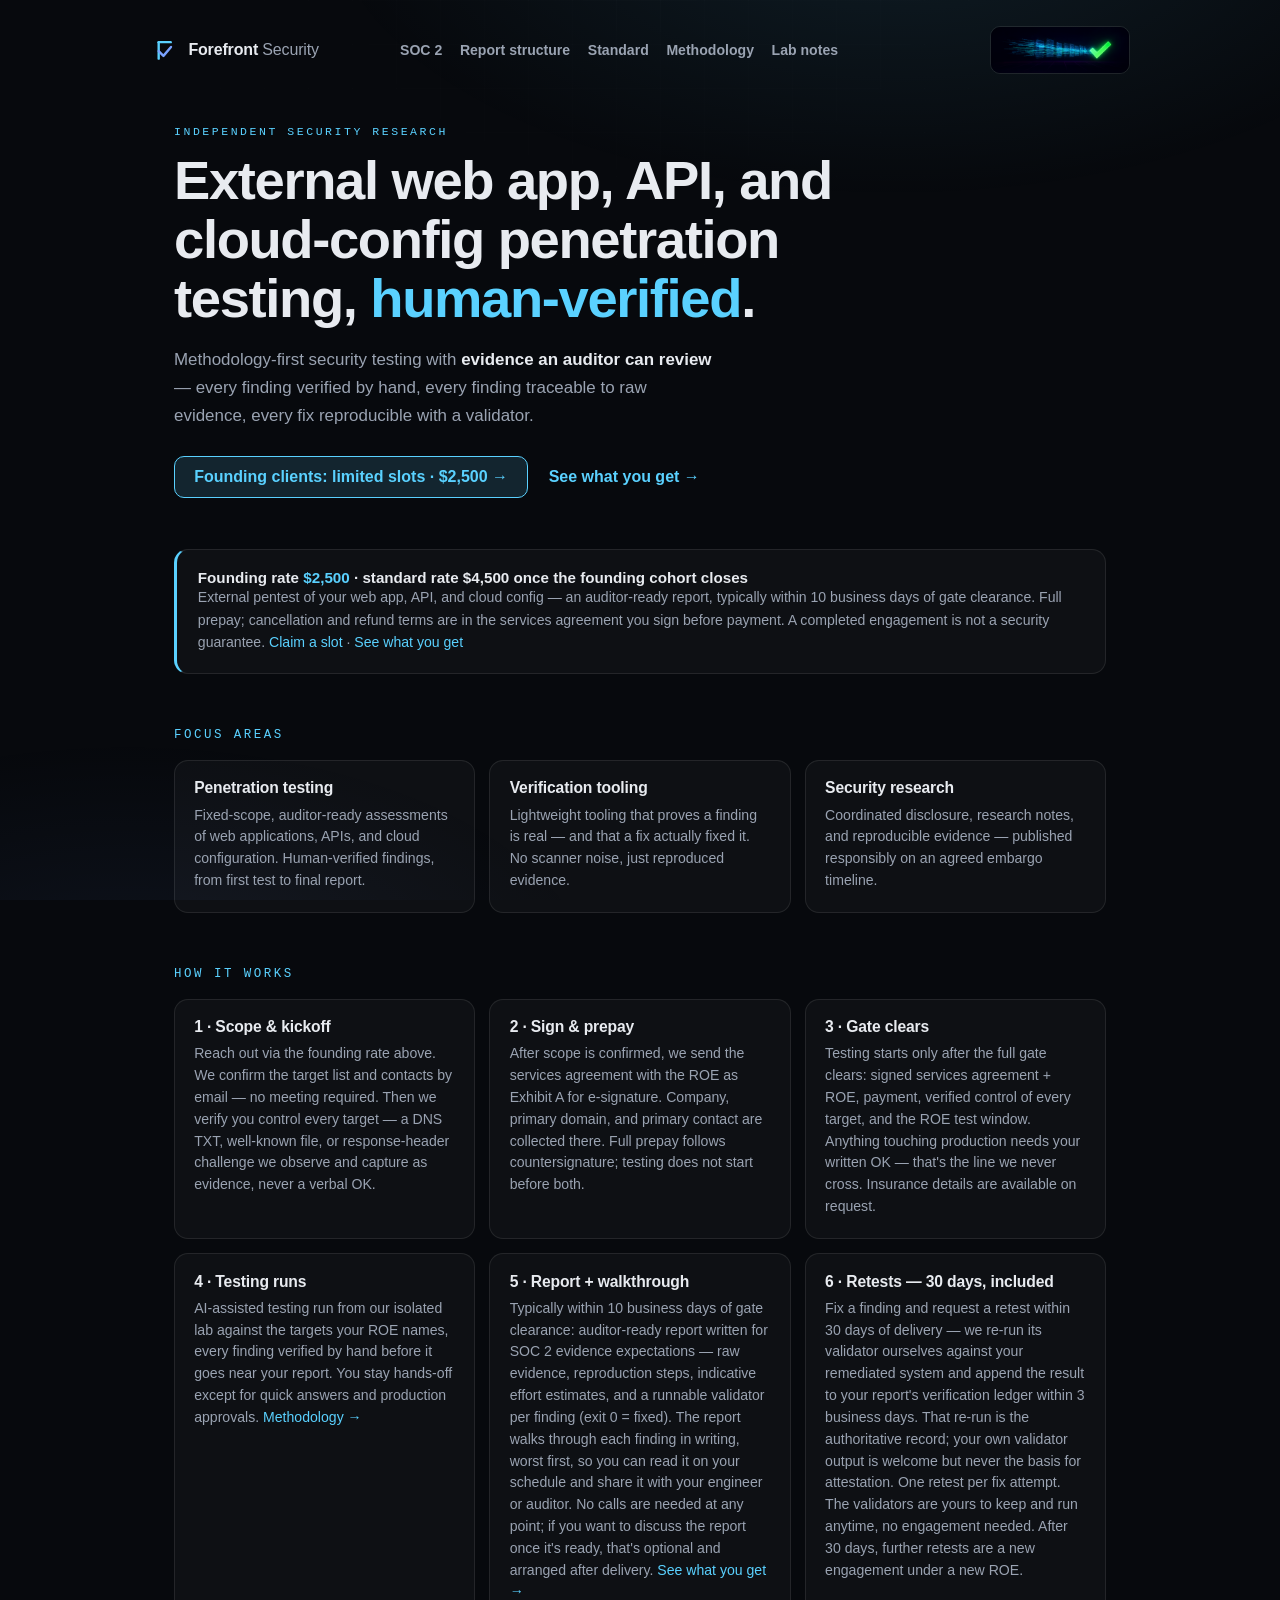
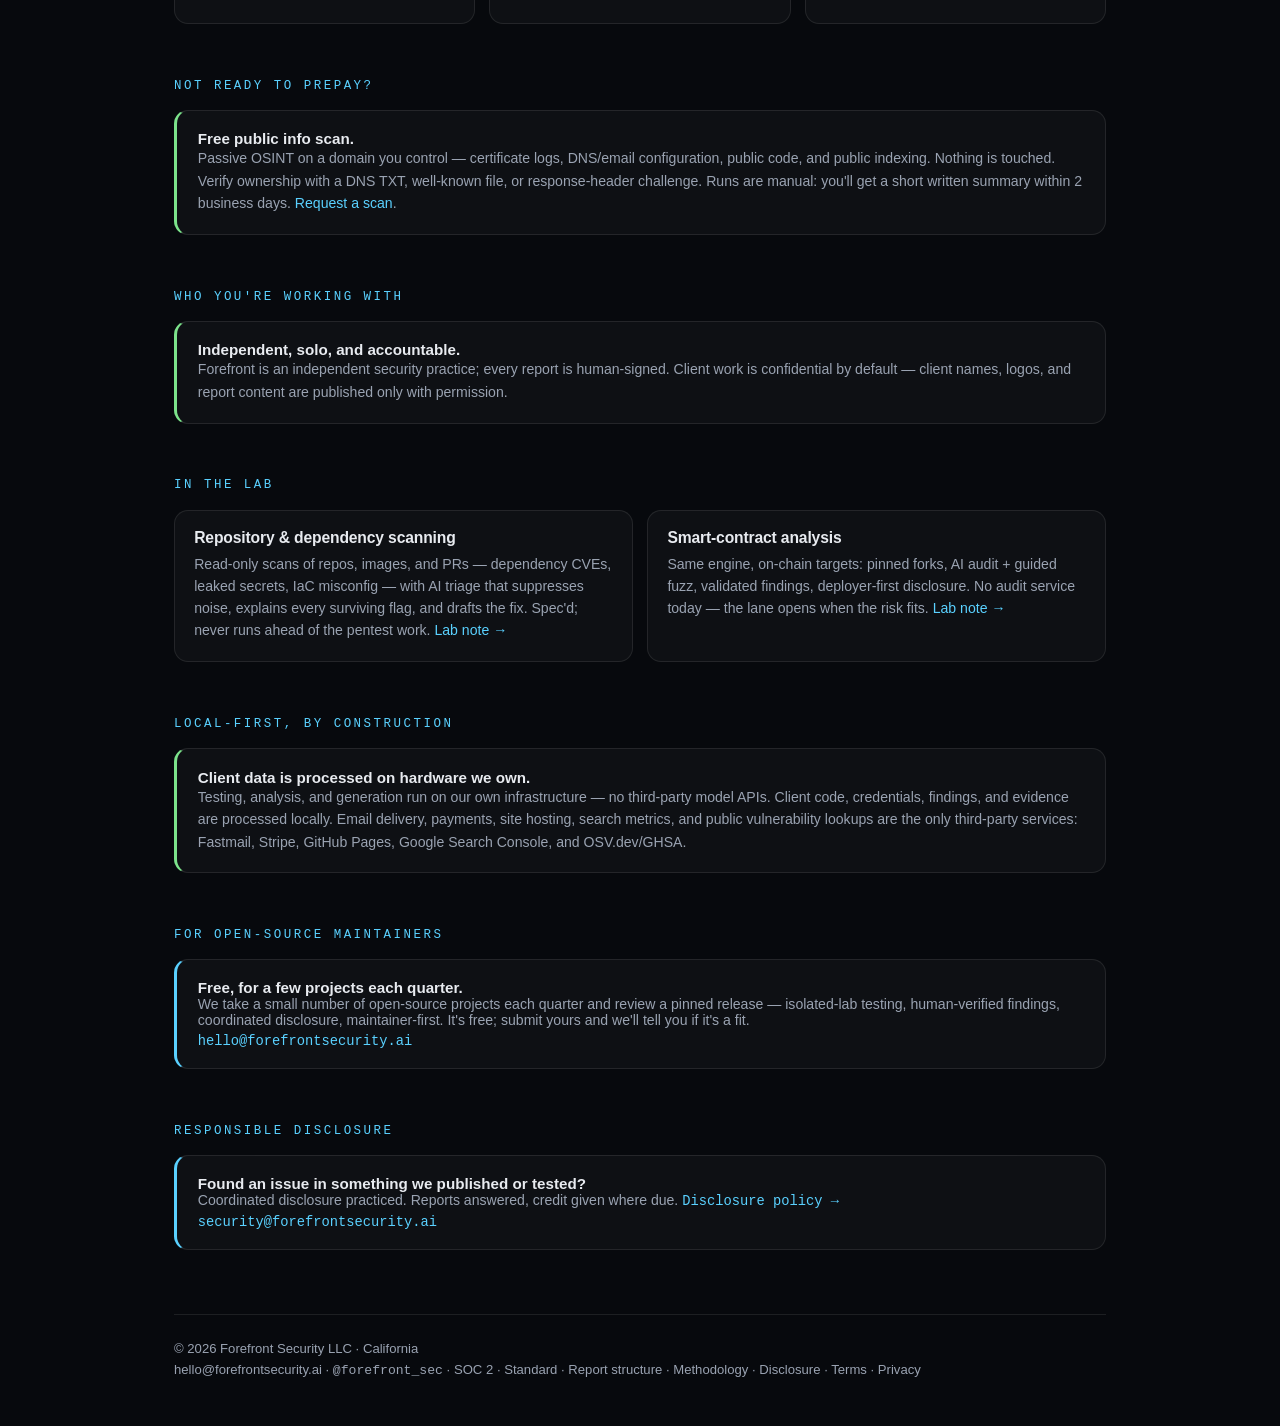
<file: index.html>
<!DOCTYPE html>
<html lang="en">
<head>
<meta charset="utf-8">
<meta name="viewport" content="width=device-width, initial-scale=1">
<title>Forefront Security — External penetration testing, human-verified</title>
<link rel="icon" href="data:image/svg+xml,%3Csvg xmlns=%27http://www.w3.org/2000/svg%27 viewBox=%270 0 64 64%27%3E%3Crect width=%2764%27 height=%2764%27 rx=%2714%27 fill=%27%230a0d12%27/%3E%3Cpath d=%27M20 14 V51%27 stroke=%27%235ad1ff%27 stroke-width=%275.5%27 stroke-linecap=%27round%27/%3E%3Cpath d=%27M20 14 H47%27 stroke=%27%235ad1ff%27 stroke-width=%275.5%27 stroke-linecap=%27round%27/%3E%3Cpath d=%27M20 34 L30 45 L47 25%27 stroke=%27%237aa2ff%27 stroke-width=%275.5%27 stroke-linecap=%27round%27 stroke-linejoin=%27round%27 fill=%27none%27/%3E%3C/svg%3E">
<link rel="stylesheet" href="styles.css">
<meta property="og:type" content="website">
<meta property="og:url" content="https://forefrontsecurity.ai/">
<meta property="og:title" content="Forefront Security — External penetration testing, human-verified">
<meta property="og:description" content="External web app, API, and cloud-config testing with evidence an auditor can review. Every finding verified by hand. Typically within 10 business days of gate clearance. A completed engagement is not a security guarantee.">
<meta name="twitter:card" content="summary_large_image">
<meta name="twitter:site" content="@forefront_sec">
<meta property="og:image" content="https://forefrontsecurity.ai/hero_B_1.png">
<meta name="twitter:image" content="https://forefrontsecurity.ai/hero_B_1.png">
<meta name="description" content="Forefront Security — external web app, API, and cloud-config testing, human-verified. Auditor-ready reports, typically within 10 business days of gate clearance. A completed engagement is not a security guarantee. Coordinated disclosure practiced.">
<link rel="canonical" href="https://forefrontsecurity.ai/">
<script type="application/ld+json">
{
  "@context": "https://schema.org",
  "@type": "ProfessionalService",
  "name": "Forefront Security LLC",
  "url": "https://forefrontsecurity.ai/",
  "logo": "https://forefrontsecurity.ai/hero_B_1.png",
  "email": "hello@forefrontsecurity.ai",
  "areaServed": "US",
  "sameAs": ["https://x.com/forefront_sec", "https://github.com/forefront-sec"],
  "makesOffer": {
    "@type": "Offer",
    "name": "External Web App, API, and Cloud-Config Assessment",
    "description": "External penetration testing of web application, API, and cloud configuration — structured for auditor review; typically within 10 business days of gate clearance.",
    "priceCurrency": "USD",
    "price": "2500"
  }
}
</script>
</head>
<body>
<div class="wrap">

  <header>
    <a class="home-link" href="/">
      <svg class="mark" viewBox="0 0 200 200" fill="none" aria-hidden="true">
        <path d="M62 44 V162" stroke="#5ad1ff" stroke-width="17" stroke-linecap="round"/>
        <path d="M62 44 H148" stroke="#5ad1ff" stroke-width="17" stroke-linecap="round"/>
        <path d="M62 108 L96 142 L150 78" stroke="#7aa2ff" stroke-width="17" stroke-linecap="round" stroke-linejoin="round"/>
      </svg>
      <div class="wordmark">Forefront <span>Security</span></div>
    </a>
    <nav>
      <a href="/soc2/">SOC 2</a>
      <a href="/report/">Report structure</a>
      <a href="/standard/">Standard</a>
      <a href="/methodology/">Methodology</a>
      <a href="/research/">Lab notes</a>
    </nav>
    <img class="header-art" src="hero_B_1.png" width="1536" height="340"
         alt="Neon cyan data streams flowing across holographic panels, resolving into a bright green verified checkmark.">
  </header>

  <div class="hero">
  <div class="hero-text">
    <p class="eyebrow">Independent security research</p>
    <h1>External web app, API, and cloud-config penetration testing, <em>human-verified</em>.</h1>
    <p class="sub">Methodology-first security testing with <strong>evidence an auditor can review</strong> — every finding verified by hand, every finding traceable to raw evidence, every fix reproducible with a validator.</p>
    <p>
      <a class="cta" href="#founding">Founding clients: limited slots · $2,500 →</a>
      <a class="cta-ghost" href="/report/">See what you get →</a>
    </p>
  </div>
</div>

  <div class="strip accent" id="founding">
    <div>
      <div class="t">Founding rate <strong>$2,500</strong> · standard rate $4,500 once the founding cohort closes</div>
      <div class="d">External pentest of your web app, API, and cloud config — an auditor-ready report, typically within 10 business days of gate clearance. Full prepay; cancellation and refund terms are in the services agreement you sign before payment. A completed engagement is not a security guarantee. <a href="mailto:hello@forefrontsecurity.ai?subject=founding">Claim a slot</a> · <a href="/report/">See what you get</a></div>
    </div>
  </div>
  <!-- [CONFIRM: number of founding slots; one-at-a-time capacity?] -->
  <!-- [CONFIRM: $4,500 is a forward standard rate, never struck through. Never claim a former price unless actually charged (FTC reference-price rule)] -->
  <!-- [CONFIRM: refund/cancellation terms live in MSA draft §4 (full before test window / 50% window-to-first-test / none after); confirm before first sale] -->
  <!-- [CONFIRM: insurance — if the policy is bound, say "We carry professional liability insurance"; if not, keep "details available on request"] -->
  <!-- [CONFIRM: MSA draft is still staged (not attorney-reviewed, not in business/legal/); move + attorney pass before first client] -->

  <h2>Focus areas</h2>
  <div class="cards">
    <div class="card">
      <h3>Penetration testing</h3>
      <p>Fixed-scope, auditor-ready assessments of web applications, APIs, and cloud configuration. Human-verified findings, from first test to final report.</p>
    </div>
    <div class="card">
      <h3>Verification tooling</h3>
      <p>Lightweight tooling that proves a finding is real — and that a fix actually fixed it. No scanner noise, just reproduced evidence.</p>
    </div>
    <div class="card">
      <h3>Security research</h3>
      <p>Coordinated disclosure, research notes, and reproducible evidence — published responsibly on an agreed embargo timeline.</p>
    </div>
  </div>

  <h2>How it works</h2>
  <div class="cards">
    <div class="card">
      <h3>1 · Scope &amp; kickoff</h3>
      <p>Reach out via the founding rate above. We confirm the target list and contacts by email — no meeting required. Then we verify you control every target — a DNS TXT, well-known file, or response-header challenge we observe and capture as evidence, never a verbal OK.</p>
    </div>
    <div class="card">
      <h3>2 · Sign &amp; prepay</h3>
      <p>After scope is confirmed, we send the services agreement with the ROE as Exhibit A for e-signature. Company, primary domain, and primary contact are collected there. Full prepay follows countersignature; testing does not start before both.</p>
    </div>
    <div class="card">
      <h3>3 · Gate clears</h3>
      <p>Testing starts only after the full gate clears: signed services agreement + ROE, payment, verified control of every target, and the ROE test window. Anything touching production needs your written OK — that's the line we never cross. Insurance details are available on request.</p>
    </div>
    <div class="card">
      <h3>4 · Testing runs</h3>
      <p>AI-assisted testing run from our isolated lab against the targets your ROE names, every finding verified by hand before it goes near your report. You stay hands-off except for quick answers and production approvals. <a href="/methodology/">Methodology →</a></p>
    </div>
    <div class="card">
      <h3>5 · Report + walkthrough</h3>
      <p>Typically within 10 business days of gate clearance: auditor-ready report written for SOC 2 evidence expectations — raw evidence, reproduction steps, indicative effort estimates, and a runnable validator per finding (exit 0 = fixed). The report walks through each finding in writing, worst first, so you can read it on your schedule and share it with your engineer or auditor. No calls are needed at any point; if you want to discuss the report once it's ready, that's optional and arranged after delivery. <a href="/report/">See what you get →</a></p>
    </div>
    <div class="card">
      <h3>6 · Retests — 30 days, included</h3>
      <p>Fix a finding and request a retest within 30 days of delivery — we re-run its validator ourselves against your remediated system and append the result to your report's verification ledger within 3 business days. That re-run is the authoritative record; your own validator output is welcome but never the basis for attestation. One retest per fix attempt. The validators are yours to keep and run anytime, no engagement needed. After 30 days, further retests are a new engagement under a new ROE.</p>
    </div>
  </div>
  <!-- [CONFIRM: TSC mapping artifact? If yes, say "mapped to the relevant AICPA TSC criteria" in card 5.] -->

  <h2>Not ready to prepay?</h2>
  <div class="strip">
    <div>
      <div class="t">Free public info scan.</div>
      <div class="d">Passive OSINT on a domain you control — certificate logs, DNS/email configuration, public code, and public indexing. Nothing is touched. Verify ownership with a DNS TXT, well-known file, or response-header challenge. Runs are manual: you'll get a short written summary within 2 business days. <a href="mailto:hello@forefrontsecurity.ai?subject=scan">Request a scan</a>.</div>
    </div>
  </div>
  <!-- [OFFER: free scan is live as a manual offer. To pause, remove this section and the Terms §4 / Privacy scan paragraphs. Manual turnaround: 2 business days.] -->

  <h2>Who you're working with</h2>
  <div class="strip">
    <div>
      <div class="t">Independent, solo, and accountable.</div>
      <div class="d">Forefront is an independent security practice; every report is human-signed. Client work is confidential by default — client names, logos, and report content are published only with permission.</div>
    </div>
  </div>
  <!-- TESTIMONIALS: held until 3 collected (owner decision 2026-11-13). Collected quotes in
       business/gtm/testimonials.md. Publish all 3 together. Entry #1 (below) = Bourassa/Cristina Marie.
  <div class="strip">
    <div>
      <div class="t">What clients say</div>
      <div class="d">"The report was clear and easy to follow, and it got us to tighten up a few things we probably would have let slide."<br>— <strong>A web design studio</strong>, first engagement: 8 findings across web and DNS, every one verified fixed on retest.</div>
    </div>
  </div>
  -->
  <!-- [SWAP: "Bourassa Design" once Pat approves public attribution] -->

  <h2>In the lab</h2>
  <div class="cards">
    <div class="card">
      <h3>Repository &amp; dependency scanning</h3>
      <p>Read-only scans of repos, images, and PRs — dependency CVEs, leaked secrets, IaC misconfig — with AI triage that suppresses noise, explains every surviving flag, and drafts the fix. Spec'd; never runs ahead of the pentest work. <a href="/research/#repo-scan">Lab note →</a></p>
    </div>
    <div class="card">
      <h3>Smart-contract analysis</h3>
      <p>Same engine, on-chain targets: pinned forks, AI audit + guided fuzz, validated findings, deployer-first disclosure. No audit service today — the lane opens when the risk fits. <a href="/research/#smart-contracts">Lab note →</a></p>
    </div>
  </div>

  <h2>Local-first, by construction</h2>
  <div class="strip">
    <div>
      <div class="t">Client data is processed on hardware we own.</div>
      <div class="d">Testing, analysis, and generation run on our own infrastructure — no third-party model APIs. Client code, credentials, findings, and evidence are processed locally. Email delivery, payments, site hosting, search metrics, and public vulnerability lookups are the only third-party services: Fastmail, Stripe, GitHub Pages, Google Search Console, and OSV.dev/GHSA.</div>
    </div>
  </div>

  <h2>For open-source maintainers</h2>
  <div class="disclosure">
    <div>
      <div class="t">Free, for a few projects each quarter.</div>
      <div class="d">We take a small number of open-source projects each quarter and review a pinned release — isolated-lab testing, human-verified findings, coordinated disclosure, maintainer-first. It's free; submit yours and we'll tell you if it's a fit.</div>
    </div>
    <a href="mailto:hello@forefrontsecurity.ai?subject=oss">hello@forefrontsecurity.ai</a>
  </div>
  <!-- [OFFER: OSS is free + selective, capped to the 5-target practice backlog (business-plan §3C). No public queue.] -->

  <h2>Responsible disclosure</h2>
  <div class="disclosure">
    <div>
      <div class="t">Found an issue in something we published or tested?</div>
      <div class="d">Coordinated disclosure practiced. Reports answered, credit given where due. <a href="/disclosure/">Disclosure policy →</a></div>
    </div>
    <a href="mailto:security@forefrontsecurity.ai">security@forefrontsecurity.ai</a>
  </div>

  <footer>
    <div>© 2026 Forefront Security LLC · California</div>
    <div><a href="mailto:hello@forefrontsecurity.ai">hello@forefrontsecurity.ai</a> · <a href="https://x.com/forefront_sec" class="mono">@forefront_sec</a> · <a href="/soc2/">SOC 2</a> · <a href="/standard/">Standard</a> · <a href="/report/">Report structure</a> · <a href="/methodology/">Methodology</a> · <a href="/disclosure/">Disclosure</a> · <a href="/terms.html">Terms</a> · <a href="/privacy.html">Privacy</a></div>
  </footer>

</div>
</body>
</html>
</file>
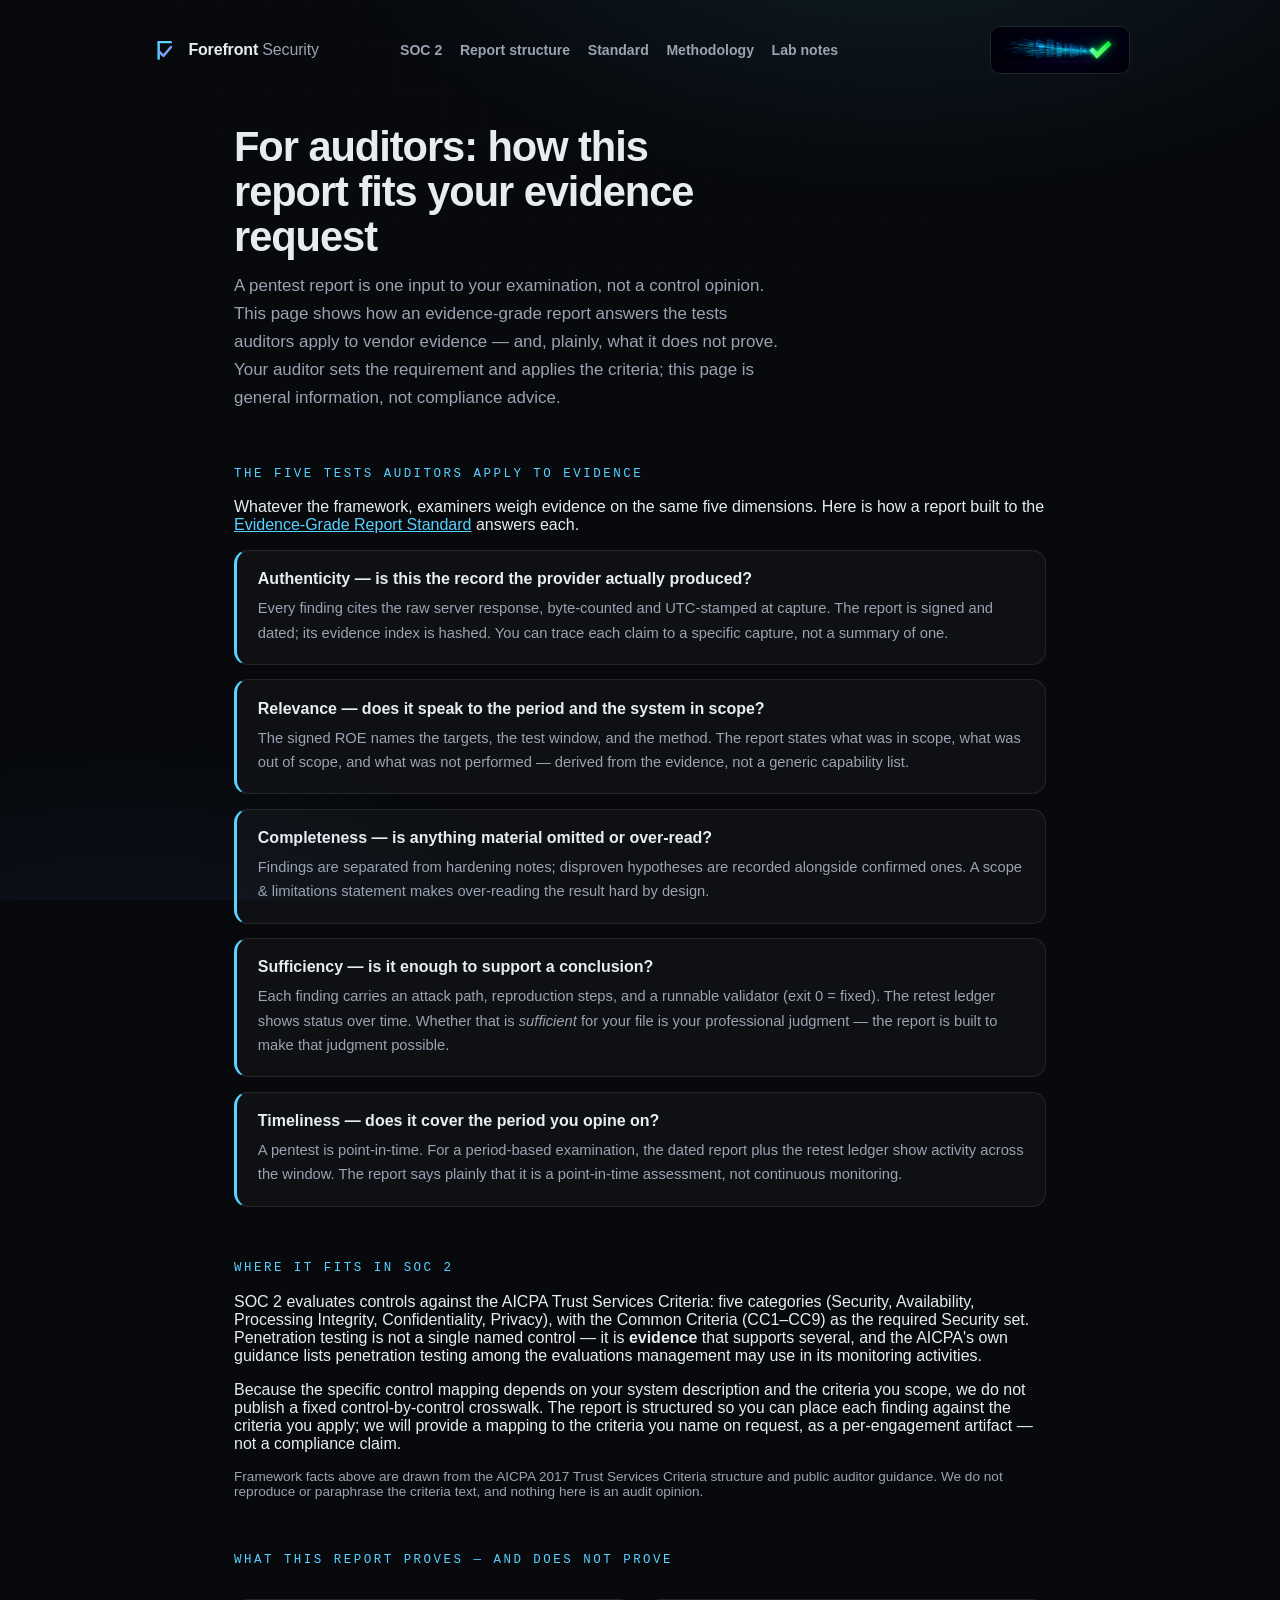
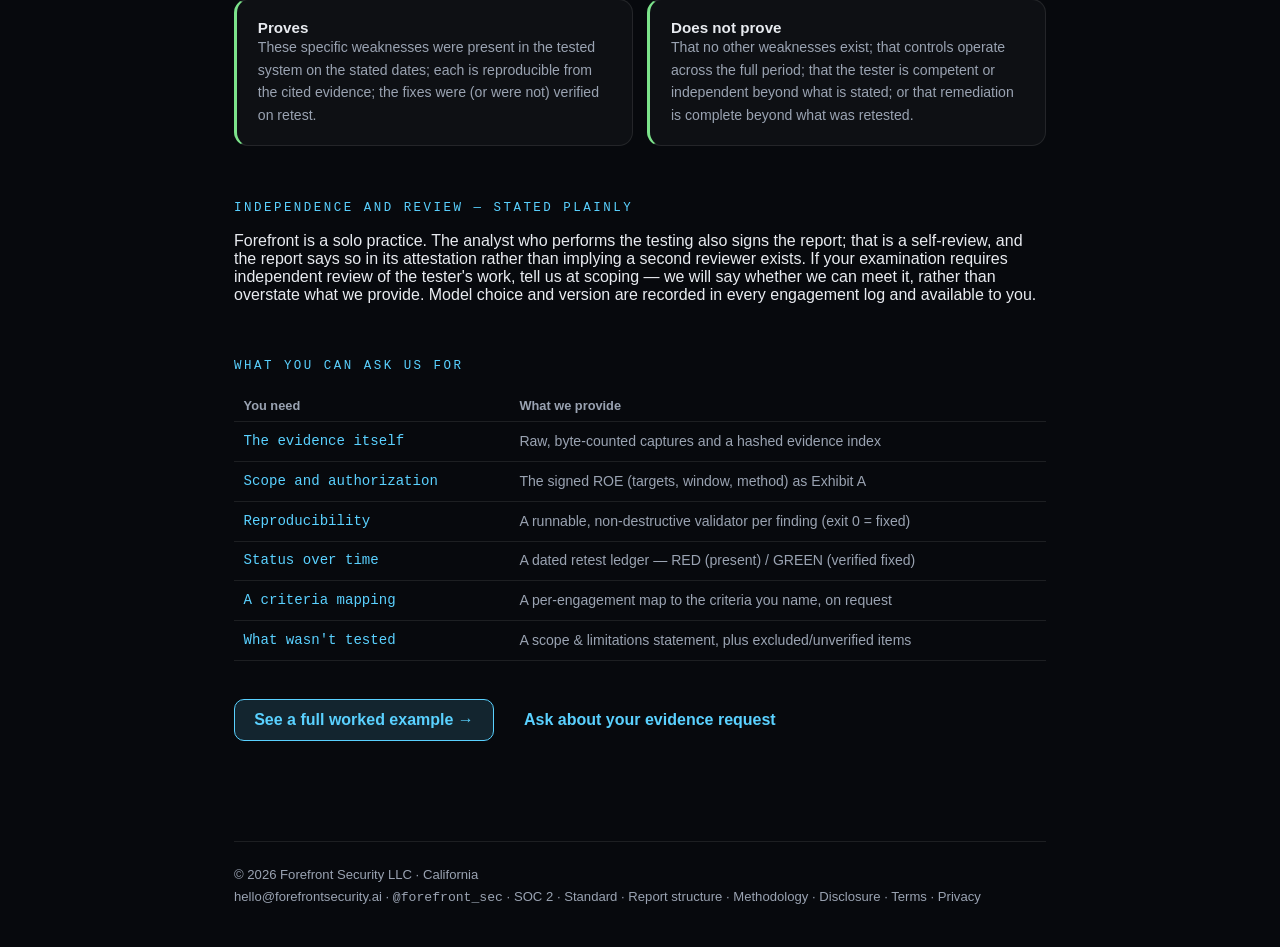
<file: auditor/index.html>
<!DOCTYPE html>
<html lang="en">
<head>
<meta charset="utf-8">
<meta name="viewport" content="width=device-width, initial-scale=1">
<title>For auditors — how this report maps to your evidence request — Forefront Security</title>
<link rel="icon" href="data:image/svg+xml,%3Csvg xmlns=%27http://www.w3.org/2000/svg%27 viewBox=%270 0 64 64%27%3E%3Crect width=%2764%27 height=%2764%27 rx=%2714%27 fill=%27%230a0d12%27/%3E%3Cpath d=%27M20 14 V51%27 stroke=%27%235ad1ff%27 stroke-width=%275.5%27 stroke-linecap=%27round%27/%3E%3Cpath d=%27M20 14 H47%27 stroke=%27%235ad1ff%27 stroke-width=%275.5%27 stroke-linecap=%27round%27/%3E%3Cpath d=%27M20 34 L30 45 L47 25%27 stroke=%27%237aa2ff%27 stroke-width=%275.5%27 stroke-linecap=%27round%27 stroke-linejoin=%27round%27 fill=%27none%27/%3E%3C/svg%3E">
<link rel="stylesheet" href="../styles.css">
<meta property="og:title" content="For auditors — how this report maps to your evidence request — Forefront Security">
<meta property="og:image" content="https://forefrontsecurity.ai/hero_B_1.png">
<meta name="twitter:card" content="summary_large_image">
<meta name="twitter:image" content="https://forefrontsecurity.ai/hero_B_1.png">
<meta name="description" content="How an evidence-grade pentest report fits a SOC 2 evidence request: the five tests auditors apply, what the report proves and does not prove, and how to use it in your file.">
<link rel="canonical" href="https://forefrontsecurity.ai/auditor/">
<style>
  .doc { max-width: 860px; }
  h1 { font-size: clamp(1.8rem, 4vw, 2.6rem); margin: 1rem 0 .8rem; }
  .elem { border: 1px solid var(--border); border-left: 3px solid var(--accent); border-radius: 14px; background: var(--panel); padding: 1.2rem 1.3rem; margin-bottom: .9rem; }
  .elem h3 { margin: 0 0 .5rem; font-size: 1rem; }
  .elem p { margin: 0; color: var(--muted); font-size: .92rem; line-height: 1.65; }
  table { width: 100%; border-collapse: collapse; font-size: .88rem; }
  th { text-align: left; color: var(--muted); font-weight: 600; padding: .5rem .6rem; border-bottom: 1px solid var(--border); font-size: .8rem; }
  td { padding: .55rem .6rem; border-bottom: 1px solid var(--border); color: var(--muted); vertical-align: top; line-height: 1.5; }
  td:first-child { color: var(--accent); font-family: ui-monospace, Menlo, monospace; white-space: nowrap; }
  .cols { display: grid; grid-template-columns: 1fr 1fr; gap: .9rem; }
  @media (max-width: 640px) { .cols { grid-template-columns: 1fr; } }
</style>
</head>
<body>
<div class="wrap doc">

<header>
  <a class="home-link" href="/">
    <svg class="mark" viewBox="0 0 200 200" fill="none" aria-hidden="true">
      <path d="M62 44 V162" stroke="#5ad1ff" stroke-width="17" stroke-linecap="round"/>
      <path d="M62 44 H148" stroke="#5ad1ff" stroke-width="17" stroke-linecap="round"/>
      <path d="M62 108 L96 142 L150 78" stroke="#7aa2ff" stroke-width="17" stroke-linecap="round" stroke-linejoin="round"/>
    </svg>
    <div class="wordmark">Forefront <span>Security</span></div>
  </a>
    <nav>
      <a href="/soc2/">SOC 2</a>
      <a href="/report/">Report structure</a>
      <a href="/standard/">Standard</a>
      <a href="/methodology/">Methodology</a>
      <a href="/research/">Lab notes</a>
    </nav>
  <img class="header-art" src="../hero_B_1.png" width="1536" height="340"
       alt="Neon cyan data streams flowing across holographic panels, resolving into a bright green verified checkmark.">
</header>

<h1>For auditors: how this report fits your evidence request</h1>
<p class="sub">A pentest report is one input to your examination, not a control opinion. This page
shows how an evidence-grade report answers the tests auditors apply to vendor evidence — and,
plainly, what it does not prove. Your auditor sets the requirement and applies the criteria; this
page is general information, not compliance advice.</p>

<h2>The five tests auditors apply to evidence</h2>
<p>Whatever the framework, examiners weigh evidence on the same five dimensions. Here is how a
report built to the <a href="/standard/" style="color:var(--accent);">Evidence-Grade Report Standard</a>
answers each.</p>

<div class="elem">
  <h3>Authenticity — is this the record the provider actually produced?</h3>
  <p>Every finding cites the raw server response, byte-counted and UTC-stamped at capture. The report
  is signed and dated; its evidence index is hashed. You can trace each claim to a specific capture,
  not a summary of one.</p>
</div>
<div class="elem">
  <h3>Relevance — does it speak to the period and the system in scope?</h3>
  <p>The signed ROE names the targets, the test window, and the method. The report states what was in
  scope, what was out of scope, and what was not performed — derived from the evidence, not a generic
  capability list.</p>
</div>
<div class="elem">
  <h3>Completeness — is anything material omitted or over-read?</h3>
  <p>Findings are separated from hardening notes; disproven hypotheses are recorded alongside
  confirmed ones. A scope &amp; limitations statement makes over-reading the result hard by design.</p>
</div>
<div class="elem">
  <h3>Sufficiency — is it enough to support a conclusion?</h3>
  <p>Each finding carries an attack path, reproduction steps, and a runnable validator (exit 0 = fixed).
  The retest ledger shows status over time. Whether that is <em>sufficient</em> for your file is your
  professional judgment — the report is built to make that judgment possible.</p>
</div>
<div class="elem">
  <h3>Timeliness — does it cover the period you opine on?</h3>
  <p>A pentest is point-in-time. For a period-based examination, the dated report plus the retest
  ledger show activity across the window. The report says plainly that it is a point-in-time
  assessment, not continuous monitoring.</p>
</div>

<h2>Where it fits in SOC 2</h2>
<p>SOC 2 evaluates controls against the AICPA Trust Services Criteria: five categories (Security,
Availability, Processing Integrity, Confidentiality, Privacy), with the Common Criteria (CC1–CC9) as
the required Security set. Penetration testing is not a single named control — it is <strong>evidence</strong>
that supports several, and the AICPA's own guidance lists penetration testing among the evaluations
management may use in its monitoring activities.</p>
<p>Because the specific control mapping depends on your system description and the criteria you scope,
we do not publish a fixed control-by-control crosswalk. The report is structured so you can place each
finding against the criteria you apply; we will provide a mapping to the criteria you name on request,
as a per-engagement artifact — not a compliance claim.</p>
<p style="font-size:.85rem;color:var(--muted);">Framework facts above are drawn from the AICPA 2017 Trust
Services Criteria structure and public auditor guidance. We do not reproduce or paraphrase the
criteria text, and nothing here is an audit opinion.</p>

<h2>What this report proves — and does not prove</h2>
<div class="cols">
  <div class="strip"><div class="t">Proves</div><div class="d">These specific weaknesses were present in the tested system on the stated dates; each is reproducible from the cited evidence; the fixes were (or were not) verified on retest.</div></div>
  <div class="strip"><div class="t">Does not prove</div><div class="d">That no other weaknesses exist; that controls operate across the full period; that the tester is competent or independent beyond what is stated; or that remediation is complete beyond what was retested.</div></div>
</div>

<h2>Independence and review — stated plainly</h2>
<p>Forefront is a solo practice. The analyst who performs the testing also signs the report; that is a
self-review, and the report says so in its attestation rather than implying a second reviewer exists.
If your examination requires independent review of the tester's work, tell us at scoping — we will say
whether we can meet it, rather than overstate what we provide. Model choice and version are recorded
in every engagement log and available to you.</p>

<h2>What you can ask us for</h2>
<table>
  <tr><th>You need</th><th>What we provide</th></tr>
  <tr><td>The evidence itself</td><td>Raw, byte-counted captures and a hashed evidence index</td></tr>
  <tr><td>Scope and authorization</td><td>The signed ROE (targets, window, method) as Exhibit A</td></tr>
  <tr><td>Reproducibility</td><td>A runnable, non-destructive validator per finding (exit 0 = fixed)</td></tr>
  <tr><td>Status over time</td><td>A dated retest ledger — RED (present) / GREEN (verified fixed)</td></tr>
  <tr><td>A criteria mapping</td><td>A per-engagement map to the criteria you name, on request</td></tr>
  <tr><td>What wasn't tested</td><td>A scope &amp; limitations statement, plus excluded/unverified items</td></tr>
</table>

<div style="margin-top:2.4rem;">
  <a class="cta" href="/report/example/">See a full worked example →</a>
  <a class="cta-ghost" href="mailto:hello@forefrontsecurity.ai?subject=auditor" style="margin-left:.6rem;">Ask about your evidence request</a>
</div>

<footer>
  <div>© 2026 Forefront Security LLC · California</div>
  <div><a href="mailto:hello@forefrontsecurity.ai">hello@forefrontsecurity.ai</a> · <a href="https://x.com/forefront_sec" class="mono">@forefront_sec</a> · <a href="/soc2/">SOC 2</a> · <a href="/standard/">Standard</a> · <a href="/report/">Report structure</a> · <a href="/methodology/">Methodology</a> · <a href="/disclosure/">Disclosure</a> · <a href="/terms.html">Terms</a> · <a href="/privacy.html">Privacy</a></div>
</footer>

</div>
</body>
</html>
</file>
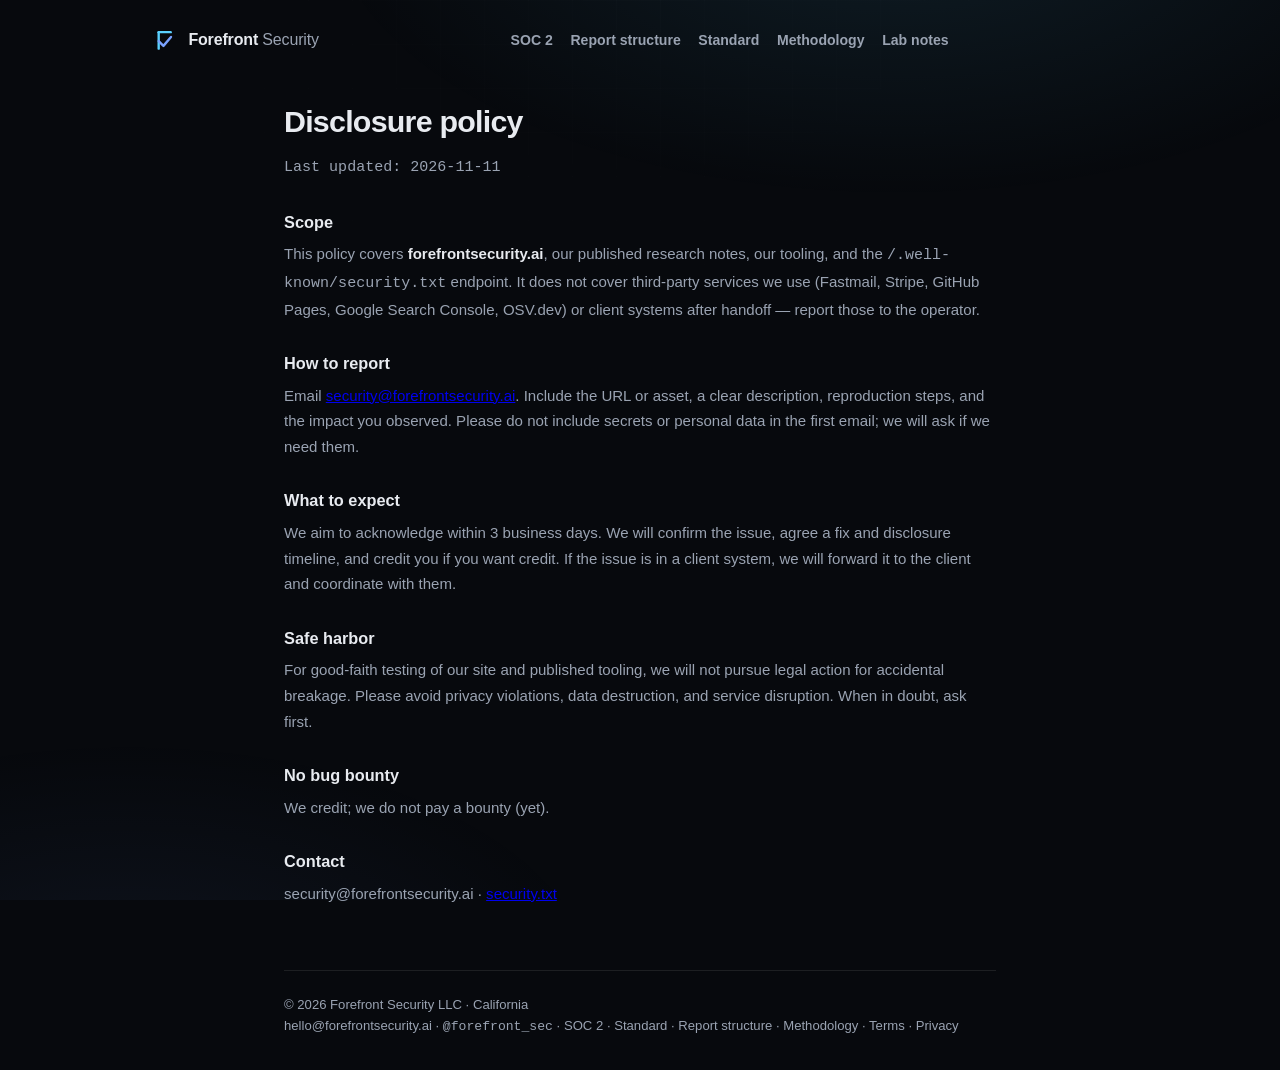
<file: disclosure/index.html>
<!DOCTYPE html>
<html lang="en">
<head>
<meta charset="utf-8">
<meta name="viewport" content="width=device-width, initial-scale=1">
<title>Disclosure policy — Forefront Security</title>
<link rel="icon" href="data:image/svg+xml,%3Csvg xmlns=%27http://www.w3.org/2000/svg%27 viewBox=%270 0 64 64%27%3E%3Crect width=%2764%27 height=%2764%27 rx=%2714%27 fill=%27%230a0d12%27/%3E%3Cpath d=%27M20 14 V51%27 stroke=%27%235ad1ff%27 stroke-width=%275.5%27 stroke-linecap=%27round%27/%3E%3Cpath d=%27M20 14 H47%27 stroke=%27%235ad1ff%27 stroke-width=%275.5%27 stroke-linecap=%27round%27/%3E%3Cpath d=%27M20 34 L30 45 L47 25%27 stroke=%27%237aa2ff%27 stroke-width=%275.5%27 stroke-linecap=%27round%27 stroke-linejoin=%27round%27 fill=%27none%27/%3E%3C/svg%3E">
<link rel="stylesheet" href="../styles.css">
<meta property="og:title" content="Disclosure policy — Forefront Security">
<meta name="description" content="How to report a security issue in anything Forefront Security publishes or runs, and what to expect.">
<link rel="canonical" href="https://forefrontsecurity.ai/disclosure/">
<style>
  body { font-size: 16px; }
  .doc { max-width: 760px; }
  h1 { font-size: 1.9rem; margin-top: 1.4rem; }
  .updated { color: var(--muted); font-size: .85rem; margin: 0 0 2rem; font-family: ui-monospace, Menlo, monospace; }
  h2 { font-size: 1.02rem; font-weight: 650; margin: 2rem 0 .6rem; font-family: inherit; letter-spacing: 0; text-transform: none; color: var(--text); }
  .doc p, .doc li { color: var(--muted); font-size: .94rem; line-height: 1.7; margin: 0 0 .8rem; }
  strong { color: var(--text); }
</style>
</head>
<body>
<div class="wrap doc">

<header>
  <a class="home-link" href="/">
    <svg class="mark" viewBox="0 0 200 200" fill="none" aria-hidden="true">
      <path d="M62 44 V162" stroke="#5ad1ff" stroke-width="17" stroke-linecap="round"/>
      <path d="M62 44 H148" stroke="#5ad1ff" stroke-width="17" stroke-linecap="round"/>
      <path d="M62 108 L96 142 L150 78" stroke="#7aa2ff" stroke-width="17" stroke-linecap="round" stroke-linejoin="round"/>
    </svg>
    <div class="wordmark">Forefront <span>Security</span></div>
  </a>
    <nav>
      <a href="/soc2/">SOC 2</a>
      <a href="/report/">Report structure</a>
      <a href="/standard/">Standard</a>
      <a href="/methodology/">Methodology</a>
      <a href="/research/">Lab notes</a>
    </nav>
</header>

<h1>Disclosure policy</h1>
<p class="updated">Last updated: 2026-11-11</p>

<h2>Scope</h2>
<p>This policy covers <strong>forefrontsecurity.ai</strong>, our published research notes, our tooling, and the <code>/.well-known/security.txt</code> endpoint. It does not cover third-party services we use (Fastmail, Stripe, GitHub Pages, Google Search Console, OSV.dev) or client systems after handoff — report those to the operator.</p>

<h2>How to report</h2>
<p>Email <a href="mailto:security@forefrontsecurity.ai">security@forefrontsecurity.ai</a>. Include the URL or asset, a clear description, reproduction steps, and the impact you observed. Please do not include secrets or personal data in the first email; we will ask if we need them.</p>

<h2>What to expect</h2>
<p>We aim to acknowledge within 3 business days. We will confirm the issue, agree a fix and disclosure timeline, and credit you if you want credit. If the issue is in a client system, we will forward it to the client and coordinate with them.</p>
<!-- [CONFIRM: 3-business-day acknowledgement is the response SLA you want to promise] -->

<h2>Safe harbor</h2>
<p>For good-faith testing of our site and published tooling, we will not pursue legal action for accidental breakage. Please avoid privacy violations, data destruction, and service disruption. When in doubt, ask first.</p>

<h2>No bug bounty</h2>
<p>We credit; we do not pay a bounty (yet).</p>

<h2>Contact</h2>
<p>security@forefrontsecurity.ai · <a href="/.well-known/security.txt">security.txt</a></p>

<footer>
  <div>© 2026 Forefront Security LLC · California</div>
  <div><a href="mailto:hello@forefrontsecurity.ai">hello@forefrontsecurity.ai</a> · <a href="https://x.com/forefront_sec" class="mono">@forefront_sec</a> · <a href="/soc2/">SOC 2</a> · <a href="/standard/">Standard</a> · <a href="/report/">Report structure</a> · <a href="/methodology/">Methodology</a> · <a href="/terms.html">Terms</a> · <a href="/privacy.html">Privacy</a></div>
</footer>

</div>
</body>
</html>
</file>
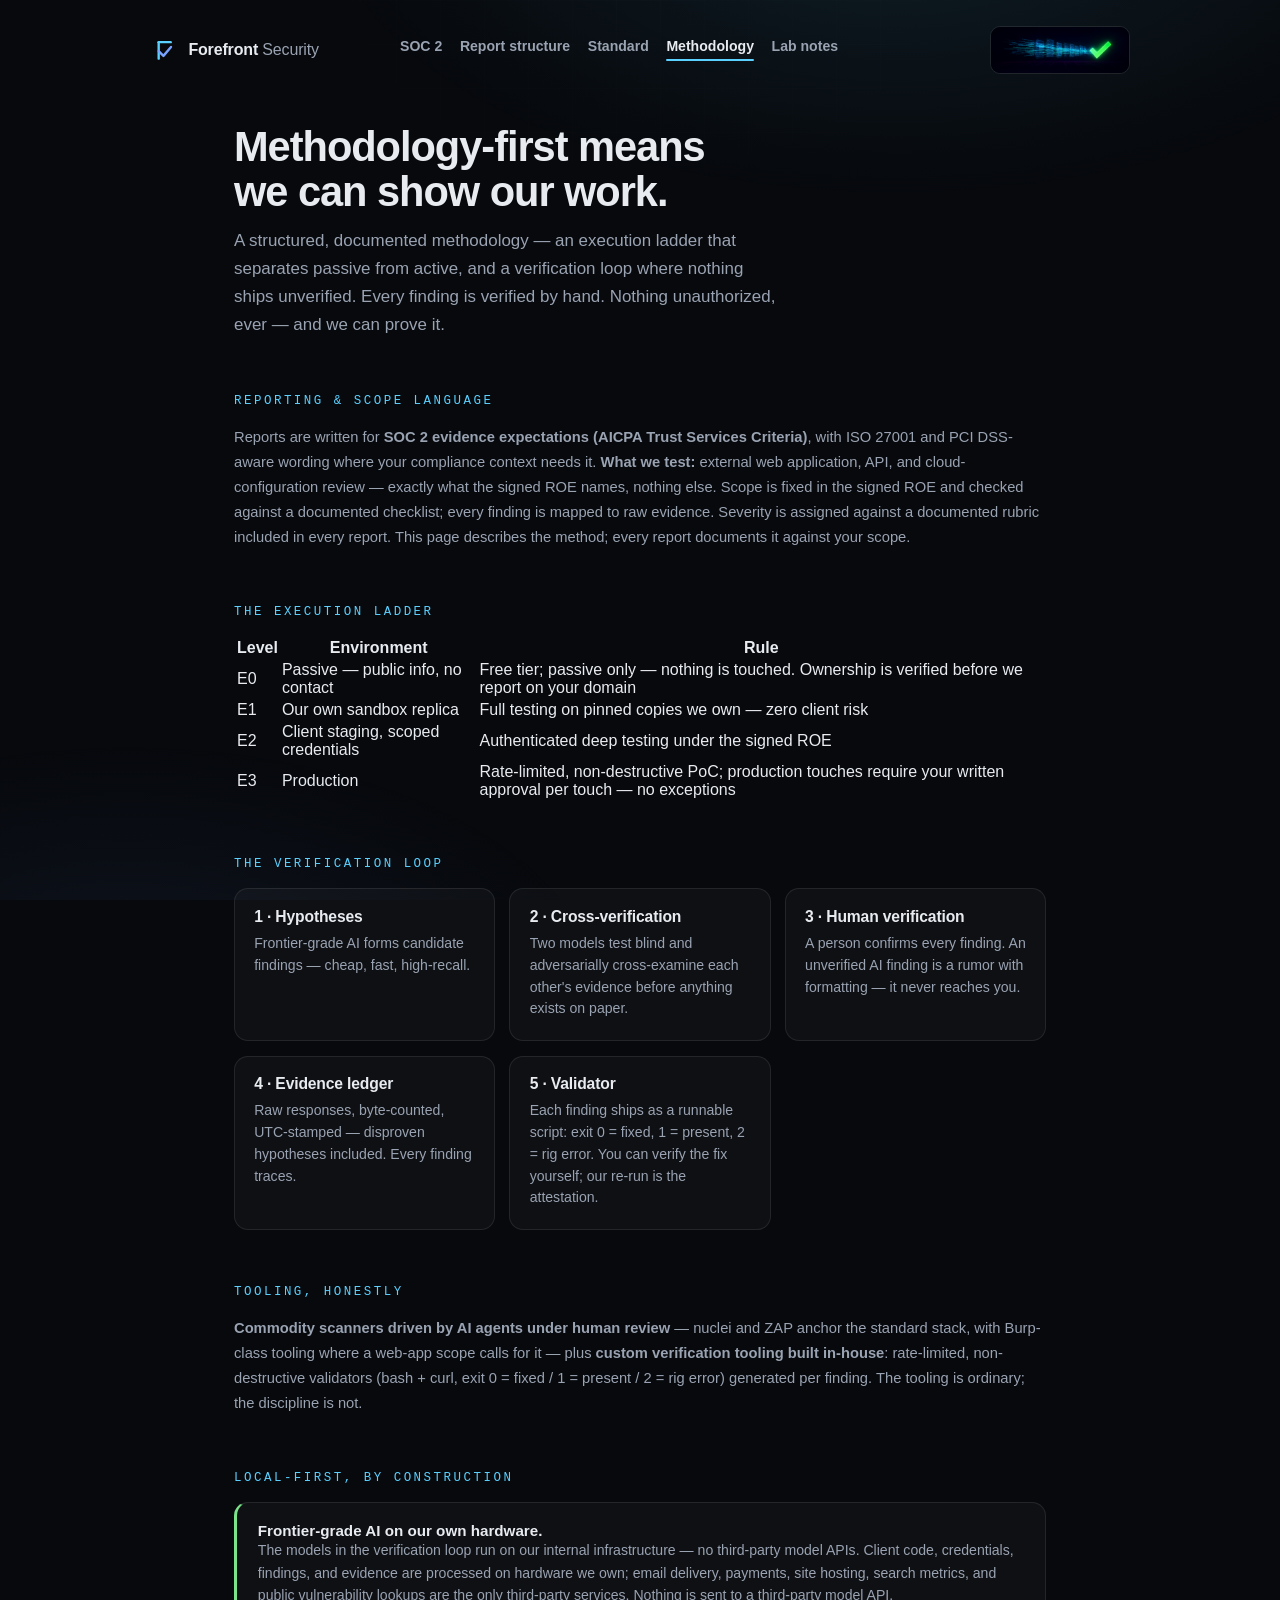
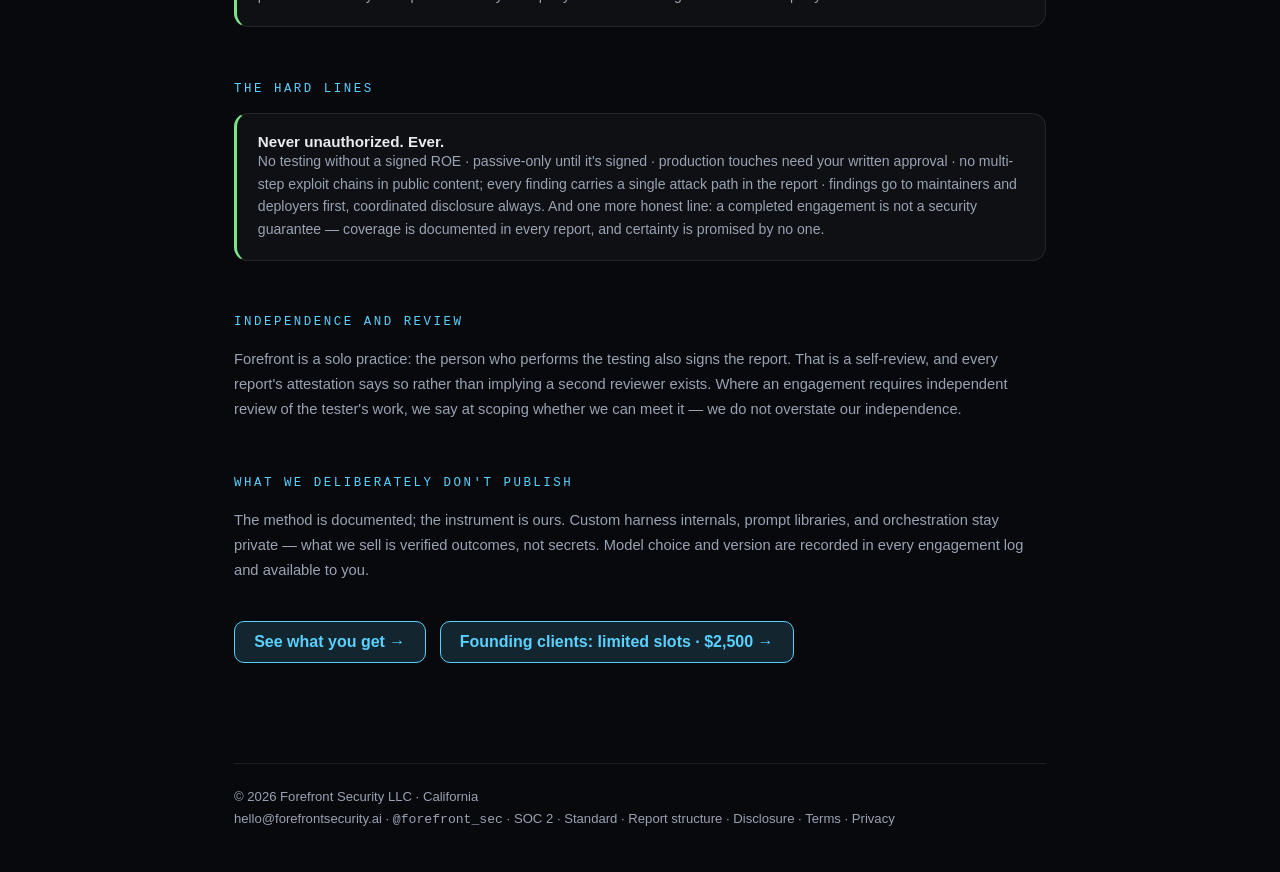
<file: methodology/index.html>
<!DOCTYPE html>
<html lang="en">
<head>
<meta charset="utf-8">
<meta name="viewport" content="width=device-width, initial-scale=1">
<title>Methodology — Forefront Security</title>
<link rel="icon" href="data:image/svg+xml,%3Csvg xmlns=%27http://www.w3.org/2000/svg%27 viewBox=%270 0 64 64%27%3E%3Crect width=%2764%27 height=%2764%27 rx=%2714%27 fill=%27%230a0d12%27/%3E%3Cpath d=%27M20 14 V51%27 stroke=%27%235ad1ff%27 stroke-width=%275.5%27 stroke-linecap=%27round%27/%3E%3Cpath d=%27M20 14 H47%27 stroke=%27%235ad1ff%27 stroke-width=%275.5%27 stroke-linecap=%27round%27/%3E%3Cpath d=%27M20 34 L30 45 L47 25%27 stroke=%27%237aa2ff%27 stroke-width=%275.5%27 stroke-linecap=%27round%27 stroke-linejoin=%27round%27 fill=%27none%27/%3E%3C/svg%3E">
<link rel="stylesheet" href="../styles.css">
<meta property="og:title" content="Methodology — Forefront Security">
<meta property="og:image" content="https://forefrontsecurity.ai/hero_B_1.png">
<meta name="twitter:card" content="summary_large_image">
<meta name="twitter:image" content="https://forefrontsecurity.ai/hero_B_1.png">
<meta name="description" content="Methodology-first means we can show our work: the execution ladder, the verification loop, and the hard lines.">
<link rel="canonical" href="https://forefrontsecurity.ai/methodology/">
<style>
  .doc { max-width: 860px; }
  h1 { font-size: clamp(1.8rem, 4vw, 2.6rem); margin: 1rem 0 .8rem; }
  p { color: var(--muted); font-size: .92rem; line-height: 1.7; }
</style>
</head>
<body>
<div class="wrap doc">

<header>
  <a class="home-link" href="/">
    <svg class="mark" viewBox="0 0 200 200" fill="none" aria-hidden="true">
      <path d="M62 44 V162" stroke="#5ad1ff" stroke-width="17" stroke-linecap="round"/>
      <path d="M62 44 H148" stroke="#5ad1ff" stroke-width="17" stroke-linecap="round"/>
      <path d="M62 108 L96 142 L150 78" stroke="#7aa2ff" stroke-width="17" stroke-linecap="round" stroke-linejoin="round"/>
    </svg>
    <div class="wordmark">Forefront <span>Security</span></div>
  </a>
    <nav>
      <a href="/soc2/">SOC 2</a>
      <a href="/report/">Report structure</a>
      <a href="/standard/">Standard</a>
      <a href="/methodology/" class="active" aria-current="page">Methodology</a>
      <a href="/research/">Lab notes</a>
    </nav>
  <img class="header-art" src="../hero_B_1.png" width="1536" height="340"
       alt="Neon cyan data streams flowing across holographic panels, resolving into a bright green verified checkmark.">
</header>

<h1>Methodology-first means we can show our work.</h1>
<p class="sub">A structured, documented methodology — an execution ladder that separates
passive from active, and a verification loop where nothing ships unverified. Every finding is
verified by hand. Nothing unauthorized, ever — and we can prove it.</p>

<h2>Reporting &amp; scope language</h2>
<p>Reports are written for <strong>SOC 2 evidence expectations (AICPA Trust Services Criteria)</strong>,
with ISO 27001 and PCI DSS-aware wording where your compliance context needs it.
<strong>What we test:</strong> external web application, API, and cloud-configuration review —
exactly what the signed ROE names, nothing else. Scope is fixed in the signed ROE and checked
against a documented checklist; every finding is mapped to raw evidence. Severity is assigned
against a documented rubric included in every report. This page describes the method; every
report documents it against your scope.</p>
<!-- [CONFIRM: TSC mapping artifact? If yes, say "findings are mapped to the relevant AICPA TSC criteria."] -->
<!-- [CONFIRM: severity rubric — CVSS v3.1 or custom? Ensure it ships in the report.] -->

<h2>The execution ladder</h2>
<table>
  <tr><th>Level</th><th>Environment</th><th>Rule</th></tr>
  <tr><td>E0</td><td>Passive — public info, no contact</td><td>Free tier; passive only — nothing is touched. Ownership is verified before we report on your domain</td></tr>
  <tr><td>E1</td><td>Our own sandbox replica</td><td>Full testing on pinned copies we own — zero client risk</td></tr>
  <tr><td>E2</td><td>Client staging, scoped credentials</td><td>Authenticated deep testing under the signed ROE</td></tr>
  <tr><td>E3</td><td>Production</td><td>Rate-limited, non-destructive PoC; production touches require your written approval per touch — no exceptions</td></tr>
</table>

<h2>The verification loop</h2>
<div class="cards">
  <div class="card"><h3>1 · Hypotheses</h3><p>Frontier-grade AI forms candidate findings — cheap, fast, high-recall.</p></div>
  <div class="card"><h3>2 · Cross-verification</h3><p>Two models test blind and adversarially cross-examine each other's evidence before anything exists on paper.</p></div>
  <div class="card"><h3>3 · Human verification</h3><p>A person confirms every finding. An unverified AI finding is a rumor with formatting — it never reaches you.</p></div>
  <div class="card"><h3>4 · Evidence ledger</h3><p>Raw responses, byte-counted, UTC-stamped — disproven hypotheses included. Every finding traces.</p></div>
  <div class="card"><h3>5 · Validator</h3><p>Each finding ships as a runnable script: exit 0 = fixed, 1 = present, 2 = rig error. You can verify the fix yourself; our re-run is the attestation.</p></div>
</div>

<h2>Tooling, honestly</h2>
<p><strong>Commodity scanners driven by AI agents under human review</strong> — nuclei and ZAP
anchor the standard stack, with Burp-class tooling where a web-app scope calls for it — plus
<strong>custom verification tooling built in-house</strong>: rate-limited, non-destructive
validators (bash + curl, exit 0 = fixed / 1 = present / 2 = rig error) generated per finding.
The tooling is ordinary; the discipline is not.</p>
<!-- [CONFIRM: all validators read-only or rate-limited enough to call non-destructive?] -->

<h2>Local-first, by construction</h2>
<div class="strip">
  <div>
    <div class="t">Frontier-grade AI on our own hardware.</div>
    <div class="d">The models in the verification loop run on our internal infrastructure — no
    third-party model APIs. Client code, credentials, findings, and evidence are processed on
    hardware we own; email delivery, payments, site hosting, search metrics, and public
    vulnerability lookups are the only third-party services. Nothing is sent to a third-party
    model API.</div>
  </div>
</div>

<h2>The hard lines</h2>
<div class="strip">
  <div>
    <div class="t">Never unauthorized. Ever.</div>
    <div class="d">No testing without a signed ROE · passive-only until it's signed · production
    touches need your written approval · no multi-step exploit chains in public content; every
    finding carries a single attack path in the report · findings go to maintainers and deployers
    first, coordinated disclosure always. And one more honest line: a completed engagement is not
    a security guarantee — coverage is documented in every report, and certainty is promised by
    no one.</div>
  </div>
</div>

<h2>Independence and review</h2>
<p>Forefront is a solo practice: the person who performs the testing also signs the report. That is a
self-review, and every report's attestation says so rather than implying a second reviewer exists.
Where an engagement requires independent review of the tester's work, we say at scoping whether we can
meet it — we do not overstate our independence.</p>

<h2>What we deliberately don't publish</h2>
<p>The method is documented; the instrument is ours. Custom harness internals, prompt libraries, and
orchestration stay private — what we sell is verified outcomes, not secrets. Model choice and
version are recorded in every engagement log and available to you.</p>

<div style="margin-top:2.4rem;">
  <a class="cta" href="/report/">See what you get →</a>
  <a class="cta" href="/#founding" style="margin-left:.6rem;">Founding clients: limited slots · $2,500 →</a>
</div>

<footer>
  <div>© 2026 Forefront Security LLC · California</div>
  <div><a href="mailto:hello@forefrontsecurity.ai">hello@forefrontsecurity.ai</a> · <a href="https://x.com/forefront_sec" class="mono">@forefront_sec</a> · <a href="/soc2/">SOC 2</a> · <a href="/standard/">Standard</a> · <a href="/report/">Report structure</a> · <a href="/disclosure/">Disclosure</a> · <a href="/terms.html">Terms</a> · <a href="/privacy.html">Privacy</a></div>
</footer>

</div>
</body>
</html>
</file>
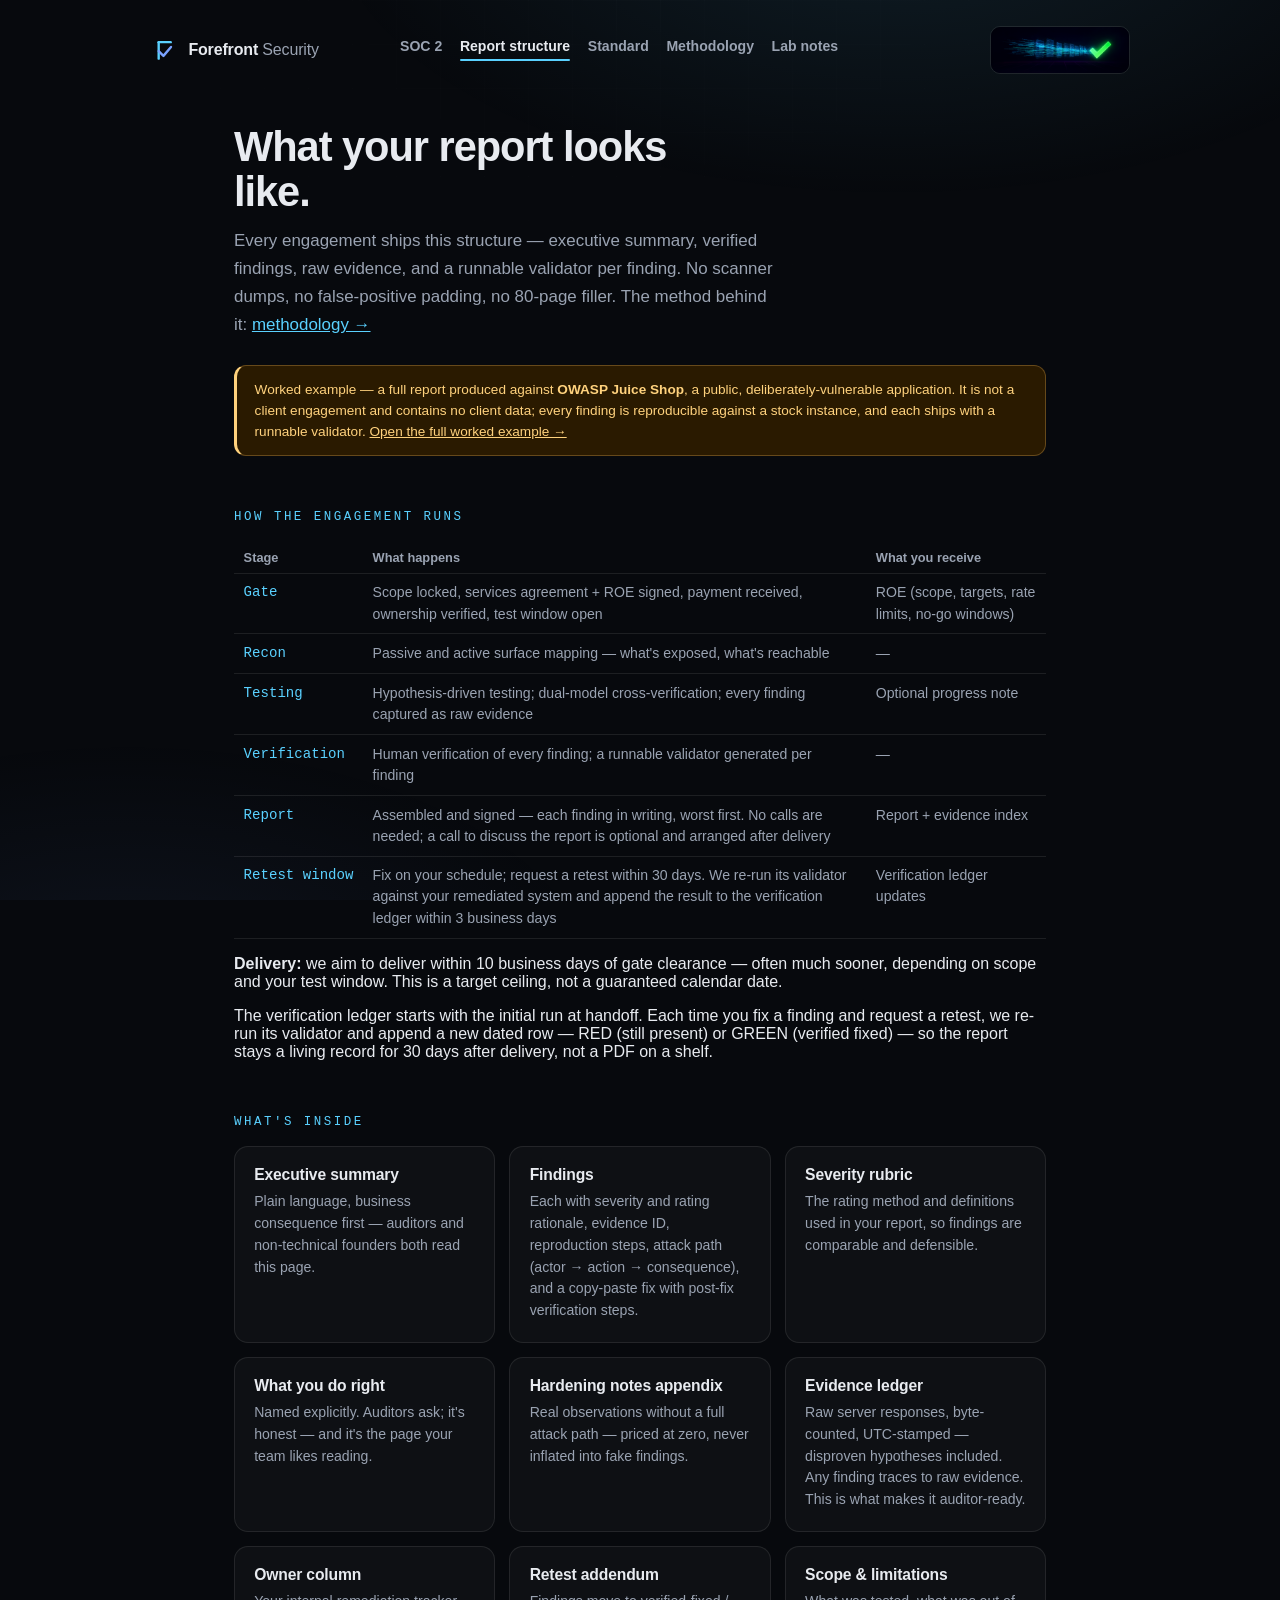
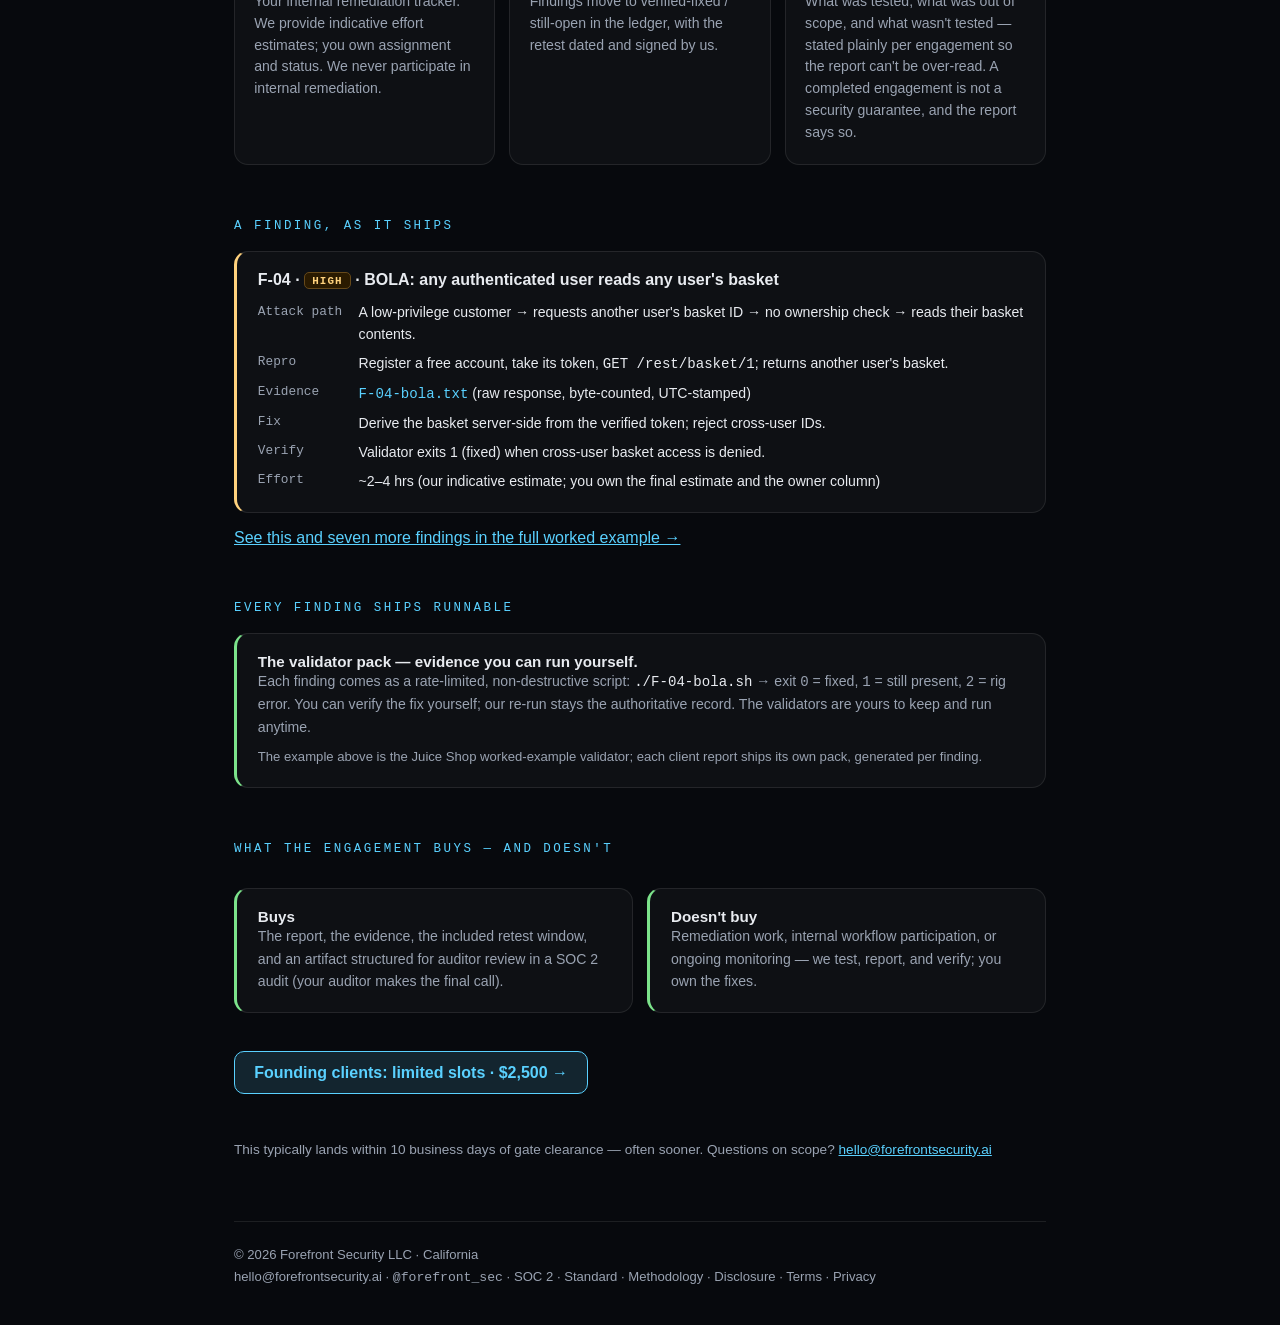
<file: report/index.html>
<!DOCTYPE html>
<html lang="en">
<head>
<meta charset="utf-8">
<meta name="viewport" content="width=device-width, initial-scale=1">
<title>What your report looks like — Forefront Security</title>
<link rel="icon" href="data:image/svg+xml,%3Csvg xmlns=%27http://www.w3.org/2000/svg%27 viewBox=%270 0 64 64%27%3E%3Crect width=%2764%27 height=%2764%27 rx=%2714%27 fill=%27%230a0d12%27/%3E%3Cpath d=%27M20 14 V51%27 stroke=%27%235ad1ff%27 stroke-width=%275.5%27 stroke-linecap=%27round%27/%3E%3Cpath d=%27M20 14 H47%27 stroke=%27%235ad1ff%27 stroke-width=%275.5%27 stroke-linecap=%27round%27/%3E%3Cpath d=%27M20 34 L30 45 L47 25%27 stroke=%27%237aa2ff%27 stroke-width=%275.5%27 stroke-linecap=%27round%27 stroke-linejoin=%27round%27 fill=%27none%27/%3E%3C/svg%3E">
<link rel="stylesheet" href="../styles.css">
<meta property="og:title" content="What your report looks like — Forefront Security">
<meta property="og:image" content="https://forefrontsecurity.ai/hero_B_1.png">
<meta name="twitter:card" content="summary_large_image">
<meta name="twitter:image" content="https://forefrontsecurity.ai/hero_B_1.png">
<meta name="description" content="Every engagement ships this structure: executive summary, verified findings, raw evidence, and a runnable validator per finding.">
<link rel="canonical" href="https://forefrontsecurity.ai/report/">
<style>
  .doc { max-width: 860px; }
  h1 { font-size: clamp(1.8rem, 4vw, 2.6rem); margin: 1rem 0 .8rem; }
  .banner { border: 1px solid #66491a; border-left: 3px solid #ffd27d; background: #2a1a00; color: #ffd27d;
    border-radius: 12px; padding: .8rem 1.1rem; font-size: .85rem; line-height: 1.55; margin: 1rem 0 2rem; }
  table { width: 100%; border-collapse: collapse; font-size: .88rem; }
  th { text-align: left; color: var(--muted); font-weight: 600; padding: .5rem .6rem; border-bottom: 1px solid var(--border); font-size: .8rem; }
  td { padding: .55rem .6rem; border-bottom: 1px solid var(--border); color: var(--muted); vertical-align: top; line-height: 1.5; }
  td:first-child { color: var(--accent); font-family: ui-monospace, Menlo, monospace; white-space: nowrap; }
  .finding { border: 1px solid var(--border); border-left: 3px solid #ffd27d; border-radius: 14px; background: var(--panel); padding: 1.2rem 1.3rem; }
  .finding h3 { margin: 0 0 .8rem; font-size: 1rem; }
  .sev { display: inline-block; font-family: ui-monospace, Menlo, monospace; font-size: .68rem; letter-spacing: .1em;
    color: #ffd27d; border: 1px solid #66491a; background: #2a1a00; border-radius: 5px; padding: .1rem .45rem; vertical-align: middle; }
  .finding dl { margin: 0; display: grid; grid-template-columns: 88px 1fr; gap: .45rem .8rem; }
  .finding dt { color: var(--muted); font-size: .8rem; font-family: ui-monospace, Menlo, monospace; padding-top: .1rem; }
  .finding dd { margin: 0; color: var(--text); font-size: .88rem; line-height: 1.55; }
  .finding dd .mono { font-family: ui-monospace, Menlo, monospace; color: var(--accent); }
  .strip .d code { font-family: ui-monospace, Menlo, monospace; color: var(--text); }
  .cols { display: grid; grid-template-columns: 1fr 1fr; gap: .9rem; }
  @media (max-width: 640px) { .cols { grid-template-columns: 1fr; } .finding dl { grid-template-columns: 1fr; } }
</style>
</head>
<body>
<div class="wrap doc">

<header>
  <a class="home-link" href="/">
    <svg class="mark" viewBox="0 0 200 200" fill="none" aria-hidden="true">
      <path d="M62 44 V162" stroke="#5ad1ff" stroke-width="17" stroke-linecap="round"/>
      <path d="M62 44 H148" stroke="#5ad1ff" stroke-width="17" stroke-linecap="round"/>
      <path d="M62 108 L96 142 L150 78" stroke="#7aa2ff" stroke-width="17" stroke-linecap="round" stroke-linejoin="round"/>
    </svg>
    <div class="wordmark">Forefront <span>Security</span></div>
  </a>
    <nav>
      <a href="/soc2/">SOC 2</a>
      <a href="/report/" class="active" aria-current="page">Report structure</a>
      <a href="/standard/">Standard</a>
      <a href="/methodology/">Methodology</a>
      <a href="/research/">Lab notes</a>
    </nav>
  <img class="header-art" src="../hero_B_1.png" width="1536" height="340"
       alt="Neon cyan data streams flowing across holographic panels, resolving into a bright green verified checkmark.">
</header>

<h1>What your report looks like.</h1>
<p class="sub">Every engagement ships this structure — executive summary, verified findings,
raw evidence, and a runnable validator per finding. No scanner dumps, no false-positive padding,
no 80-page filler. The method behind it: <a href="/methodology/" style="color:var(--accent);">methodology →</a></p>

<div class="banner">Worked example — a full report produced against <strong>OWASP Juice Shop</strong>, a public,
deliberately-vulnerable application. It is not a client engagement and contains no client data; every
finding is reproducible against a stock instance, and each ships with a runnable validator.
<a href="/report/example/" style="color:#ffd27d;">Open the full worked example →</a></div>

<h2>How the engagement runs</h2>
<table>
  <tr><th>Stage</th><th>What happens</th><th>What you receive</th></tr>
  <tr><td>Gate</td><td>Scope locked, services agreement + ROE signed, payment received, ownership verified, test window open</td><td>ROE (scope, targets, rate limits, no-go windows)</td></tr>
  <tr><td>Recon</td><td>Passive and active surface mapping — what's exposed, what's reachable</td><td>—</td></tr>
  <tr><td>Testing</td><td>Hypothesis-driven testing; dual-model cross-verification; every finding captured as raw evidence</td><td>Optional progress note</td></tr>
  <tr><td>Verification</td><td>Human verification of every finding; a runnable validator generated per finding</td><td>—</td></tr>
  <tr><td>Report</td><td>Assembled and signed — each finding in writing, worst first. No calls are needed; a call to discuss the report is optional and arranged after delivery</td><td>Report + evidence index</td></tr>
  <tr><td>Retest window</td><td>Fix on your schedule; request a retest within 30 days. We re-run its validator against your remediated system and append the result to the verification ledger within 3 business days</td><td>Verification ledger updates</td></tr>
</table>
<p style="margin-top:1rem;"><strong>Delivery:</strong> we aim to deliver within 10 business days of gate clearance — often much sooner, depending on scope and your test window. This is a target ceiling, not a guaranteed calendar date.</p>
<p>The verification ledger starts with the initial run at handoff. Each time you fix a finding and request a retest, we re-run its validator and append a new dated row — RED (still present) or GREEN (verified fixed) — so the report stays a living record for 30 days after delivery, not a PDF on a shelf.</p>
<!-- [CONFIRM: ROE page count — "1-page" removed until verified] -->

<h2>What's inside</h2>
<div class="cards">
  <div class="card"><h3>Executive summary</h3><p>Plain language, business consequence first — auditors and non-technical founders both read this page.</p></div>
  <div class="card"><h3>Findings</h3><p>Each with severity and rating rationale, evidence ID, reproduction steps, attack path (actor → action → consequence), and a copy-paste fix with post-fix verification steps.</p></div>
  <div class="card"><h3>Severity rubric</h3><p>The rating method and definitions used in your report, so findings are comparable and defensible.</p></div>
  <div class="card"><h3>What you do right</h3><p>Named explicitly. Auditors ask; it's honest — and it's the page your team likes reading.</p></div>
  <div class="card"><h3>Hardening notes appendix</h3><p>Real observations without a full attack path — priced at zero, never inflated into fake findings.</p></div>
  <div class="card"><h3>Evidence ledger</h3><p>Raw server responses, byte-counted, UTC-stamped — disproven hypotheses included. Any finding traces to raw evidence. This is what makes it auditor-ready.</p></div>
  <div class="card"><h3>Owner column</h3><p>Your internal remediation tracker. We provide indicative effort estimates; you own assignment and status. We never participate in internal remediation.</p></div>
  <div class="card"><h3>Retest addendum</h3><p>Findings move to verified-fixed / still-open in the ledger, with the retest dated and signed by us.</p></div>
  <div class="card"><h3>Scope &amp; limitations</h3><p>What was tested, what was out of scope, and what wasn't tested — stated plainly per engagement so the report can't be over-read. A completed engagement is not a security guarantee, and the report says so.</p></div>
</div>
<!-- [CONFIRM: severity rubric exists and ships; if not, add it before promising it] -->

<h2>A finding, as it ships</h2>
<div class="finding">
  <h3>F-04 · <span class="sev">HIGH</span> · BOLA: any authenticated user reads any user's basket</h3>
  <dl>
    <dt>Attack path</dt><dd>A low-privilege customer → requests another user's basket ID → no ownership check → reads their basket contents.</dd>
    <dt>Repro</dt><dd>Register a free account, take its token, <code>GET /rest/basket/1</code>; returns another user's basket.</dd>
    <dt>Evidence</dt><dd><span class="mono">F-04-bola.txt</span> (raw response, byte-counted, UTC-stamped)</dd>
    <dt>Fix</dt><dd>Derive the basket server-side from the verified token; reject cross-user IDs.</dd>
    <dt>Verify</dt><dd>Validator exits 1 (fixed) when cross-user basket access is denied.</dd>
    <dt>Effort</dt><dd>~2–4 hrs (our indicative estimate; you own the final estimate and the owner column)</dd>
  </dl>
</div>
<p style="margin-top:1rem;"><a href="/report/example/" style="color:var(--accent);">See this and seven more findings in the full worked example →</a></p>

<h2>Every finding ships runnable</h2>
<div class="strip">
  <div>
    <div class="t">The validator pack — evidence you can run yourself.</div>
    <div class="d">Each finding comes as a rate-limited, non-destructive script: <code>./F-04-bola.sh</code> →
    exit <span class="mono">0</span> = fixed, <span class="mono">1</span> = still present,
    <span class="mono">2</span> = rig error. You can verify the fix yourself; our re-run stays
    the authoritative record. The validators are yours to keep and run anytime.
    <span style="display:block;margin-top:.5rem;color:var(--muted);font-size:.82rem;">The example above is the Juice Shop worked-example validator; each client report ships its own pack, generated per finding.</span></div>
  </div>
</div>
<!-- [CONFIRM: all validators read-only or rate-limited enough to call non-destructive?] -->

<h2>What the engagement buys — and doesn't</h2>
<div class="cols">
  <div class="strip"><div class="t">Buys</div><div class="d">The report, the evidence, the included retest window, and an artifact structured for auditor review in a SOC 2 audit (your auditor makes the final call).</div></div>
  <div class="strip"><div class="t">Doesn't buy</div><div class="d">Remediation work, internal workflow participation, or ongoing monitoring — we test, report, and verify; you own the fixes.</div></div>
</div>
<!-- [CONFIRM: TSC mapping artifact? If yes, say so here.] -->

<div style="margin-top:2.4rem;">
  <a class="cta" href="/#founding">Founding clients: limited slots · $2,500 →</a>
  <p style="color:var(--muted); font-size:.85rem; margin:.8rem 0 0;">This typically lands within 10 business days of gate clearance — often sooner. Questions on scope? <a href="mailto:hello@forefrontsecurity.ai" style="color:var(--accent);">hello@forefrontsecurity.ai</a></p>
</div>

<footer>
  <div>© 2026 Forefront Security LLC · California</div>
  <div><a href="mailto:hello@forefrontsecurity.ai">hello@forefrontsecurity.ai</a> · <a href="https://x.com/forefront_sec" class="mono">@forefront_sec</a> · <a href="/soc2/">SOC 2</a> · <a href="/standard/">Standard</a> · <a href="/methodology/">Methodology</a> · <a href="/disclosure/">Disclosure</a> · <a href="/terms.html">Terms</a> · <a href="/privacy.html">Privacy</a></div>
</footer>

</div>
</body>
</html>
</file>
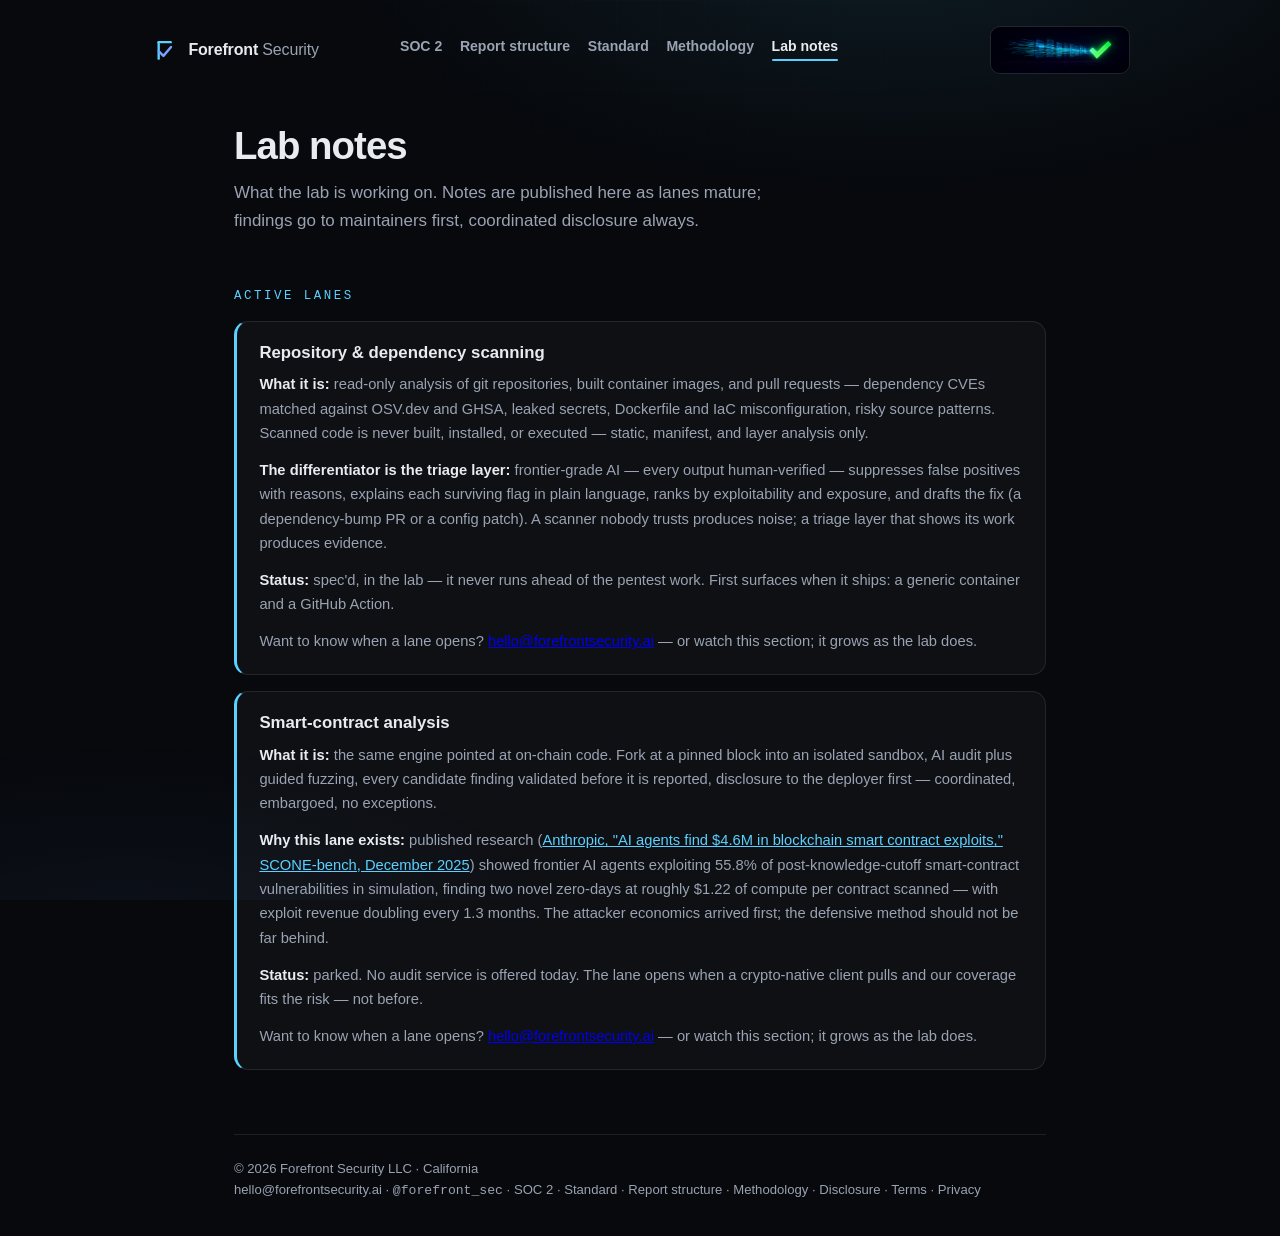
<file: research/index.html>
<!DOCTYPE html>
<html lang="en">
<head>
<meta charset="utf-8">
<meta name="viewport" content="width=device-width, initial-scale=1">
<title>Lab notes — Forefront Security research</title>
<link rel="icon" href="data:image/svg+xml,%3Csvg xmlns=%27http://www.w3.org/2000/svg%27 viewBox=%270 0 64 64%27%3E%3Crect width=%2764%27 height=%2764%27 rx=%2714%27 fill=%27%230a0d12%27/%3E%3Cpath d=%27M20 14 V51%27 stroke=%27%235ad1ff%27 stroke-width=%275.5%27 stroke-linecap=%27round%27/%3E%3Cpath d=%27M20 14 H47%27 stroke=%27%235ad1ff%27 stroke-width=%275.5%27 stroke-linecap=%27round%27/%3E%3Cpath d=%27M20 34 L30 45 L47 25%27 stroke=%27%237aa2ff%27 stroke-width=%275.5%27 stroke-linecap=%27round%27 stroke-linejoin=%27round%27 fill=%27none%27/%3E%3C/svg%3E">
<link rel="stylesheet" href="../styles.css">
<meta property="og:title" content="Lab notes — Forefront Security research">
<meta property="og:image" content="https://forefrontsecurity.ai/hero_B_1.png">
<meta name="twitter:card" content="summary_large_image">
<meta name="twitter:image" content="https://forefrontsecurity.ai/hero_B_1.png">
<meta name="description" content="What the lab is working on: repository &amp; dependency scanning, smart-contract analysis. Findings go to maintainers first, coordinated disclosure always.">
<link rel="canonical" href="https://forefrontsecurity.ai/research/">
<style>
  .doc { max-width: 860px; }
  h1 { font-size: clamp(1.7rem, 4vw, 2.4rem); margin: 1.2rem 0 .8rem; }
  .note { border: 1px solid var(--border); border-left: 3px solid var(--accent); border-radius: 14px; background: var(--panel); padding: 1.3rem 1.4rem; margin-bottom: 1rem; }
  .note h3 { margin: 0 0 .6rem; font-size: 1.05rem; font-weight: 650; }
  .note p { color: var(--muted); font-size: .92rem; line-height: 1.65; margin: 0 0 .8rem; }
  .note p:last-child { margin-bottom: 0; }
  .note strong { color: var(--text); }
  .contact { color: var(--muted); font-size: .9rem; line-height: 1.6; margin-top: 2rem; }
  .contact a { color: var(--accent); text-decoration: none; }
</style>
</head>
<body>
<div class="wrap doc">

<header>
  <a class="home-link" href="/">
    <svg class="mark" viewBox="0 0 200 200" fill="none" aria-hidden="true">
      <path d="M62 44 V162" stroke="#5ad1ff" stroke-width="17" stroke-linecap="round"/>
      <path d="M62 44 H148" stroke="#5ad1ff" stroke-width="17" stroke-linecap="round"/>
      <path d="M62 108 L96 142 L150 78" stroke="#7aa2ff" stroke-width="17" stroke-linecap="round" stroke-linejoin="round"/>
    </svg>
    <div class="wordmark">Forefront <span>Security</span></div>
  </a>
    <nav>
      <a href="/soc2/">SOC 2</a>
      <a href="/report/">Report structure</a>
      <a href="/standard/">Standard</a>
      <a href="/methodology/">Methodology</a>
      <a href="/research/" class="active" aria-current="page">Lab notes</a>
    </nav>
  <img class="header-art" src="../hero_B_1.png" width="1536" height="340"
       alt="Neon cyan data streams flowing across holographic panels, resolving into a bright green verified checkmark.">
</header>

<h1>Lab notes</h1>
<p class="sub">What the lab is working on. Notes are published here as lanes mature; findings go
to maintainers first, coordinated disclosure always.</p>

<h2>Active lanes</h2>

<div class="note" id="repo-scan">
  <h3>Repository &amp; dependency scanning</h3>
  <p><strong>What it is:</strong> read-only analysis of git repositories, built container images,
  and pull requests — dependency CVEs matched against OSV.dev and GHSA, leaked secrets,
  Dockerfile and IaC misconfiguration, risky source patterns. Scanned code is never built,
  installed, or executed — static, manifest, and layer analysis only.</p>
  <p><strong>The differentiator is the triage layer:</strong> frontier-grade AI — every output
  human-verified — suppresses false positives with reasons, explains each surviving flag in
  plain language, ranks by exploitability and exposure, and drafts the fix (a dependency-bump PR
  or a config patch). A scanner nobody trusts produces noise; a triage layer that shows its work
  produces evidence.</p>
  <p><strong>Status:</strong> spec'd, in the lab — it never runs ahead of the pentest work.
  First surfaces when it ships: a generic container and a GitHub Action.</p>
  <p>Want to know when a lane opens? <a href="mailto:hello@forefrontsecurity.ai">hello@forefrontsecurity.ai</a>
  — or watch this section; it grows as the lab does.</p>
</div>

<div class="note" id="smart-contracts">
  <h3>Smart-contract analysis</h3>
  <p><strong>What it is:</strong> the same engine pointed at on-chain code. Fork at a pinned
  block into an isolated sandbox, AI audit plus guided fuzzing, every candidate finding validated
  before it is reported, disclosure to the deployer first — coordinated, embargoed, no
  exceptions.</p>
  <p><strong>Why this lane exists:</strong> published research (<a href="https://www.anthropic.com/research/smart-contracts" style="color:var(--accent);">Anthropic, "AI agents find $4.6M in blockchain smart contract exploits," SCONE-bench, December 2025</a>)
  showed frontier AI agents exploiting 55.8% of post-knowledge-cutoff smart-contract
  vulnerabilities in simulation, finding two novel zero-days at roughly $1.22 of compute per
  contract scanned — with exploit revenue doubling every 1.3 months. The attacker economics
  arrived first; the defensive method should not be far behind.</p>
  <p><strong>Status:</strong> parked. No audit service is offered today. The lane opens when a
  crypto-native client pulls and our coverage fits the risk — not before.</p>
  <p>Want to know when a lane opens? <a href="mailto:hello@forefrontsecurity.ai">hello@forefrontsecurity.ai</a>
  — or watch this section; it grows as the lab does.</p>
</div>

<footer>
  <div>© 2026 Forefront Security LLC · California</div>
  <div><a href="mailto:hello@forefrontsecurity.ai">hello@forefrontsecurity.ai</a> · <a href="https://x.com/forefront_sec" class="mono">@forefront_sec</a> · <a href="/soc2/">SOC 2</a> · <a href="/standard/">Standard</a> · <a href="/report/">Report structure</a> · <a href="/methodology/">Methodology</a> · <a href="/disclosure/">Disclosure</a> · <a href="/terms.html">Terms</a> · <a href="/privacy.html">Privacy</a></div>
</footer>

</div>
</body>
</html>
</file>
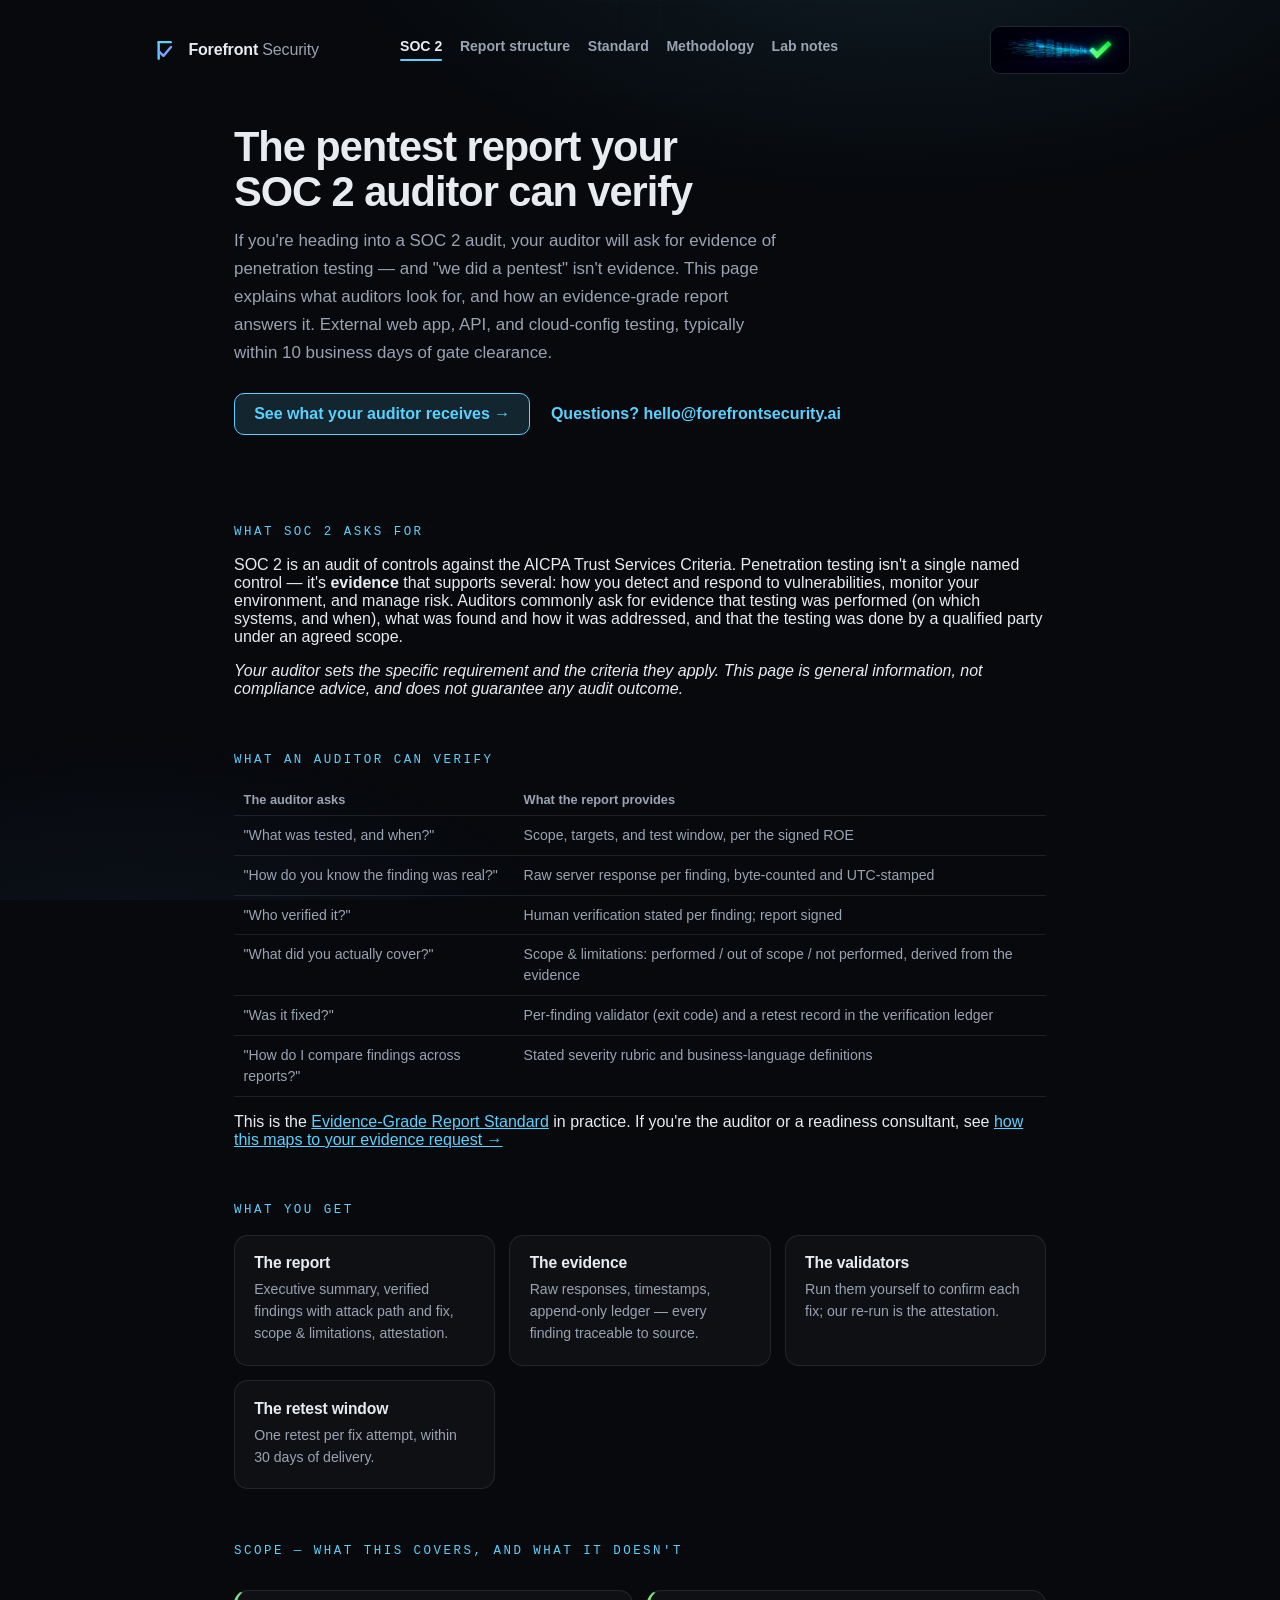
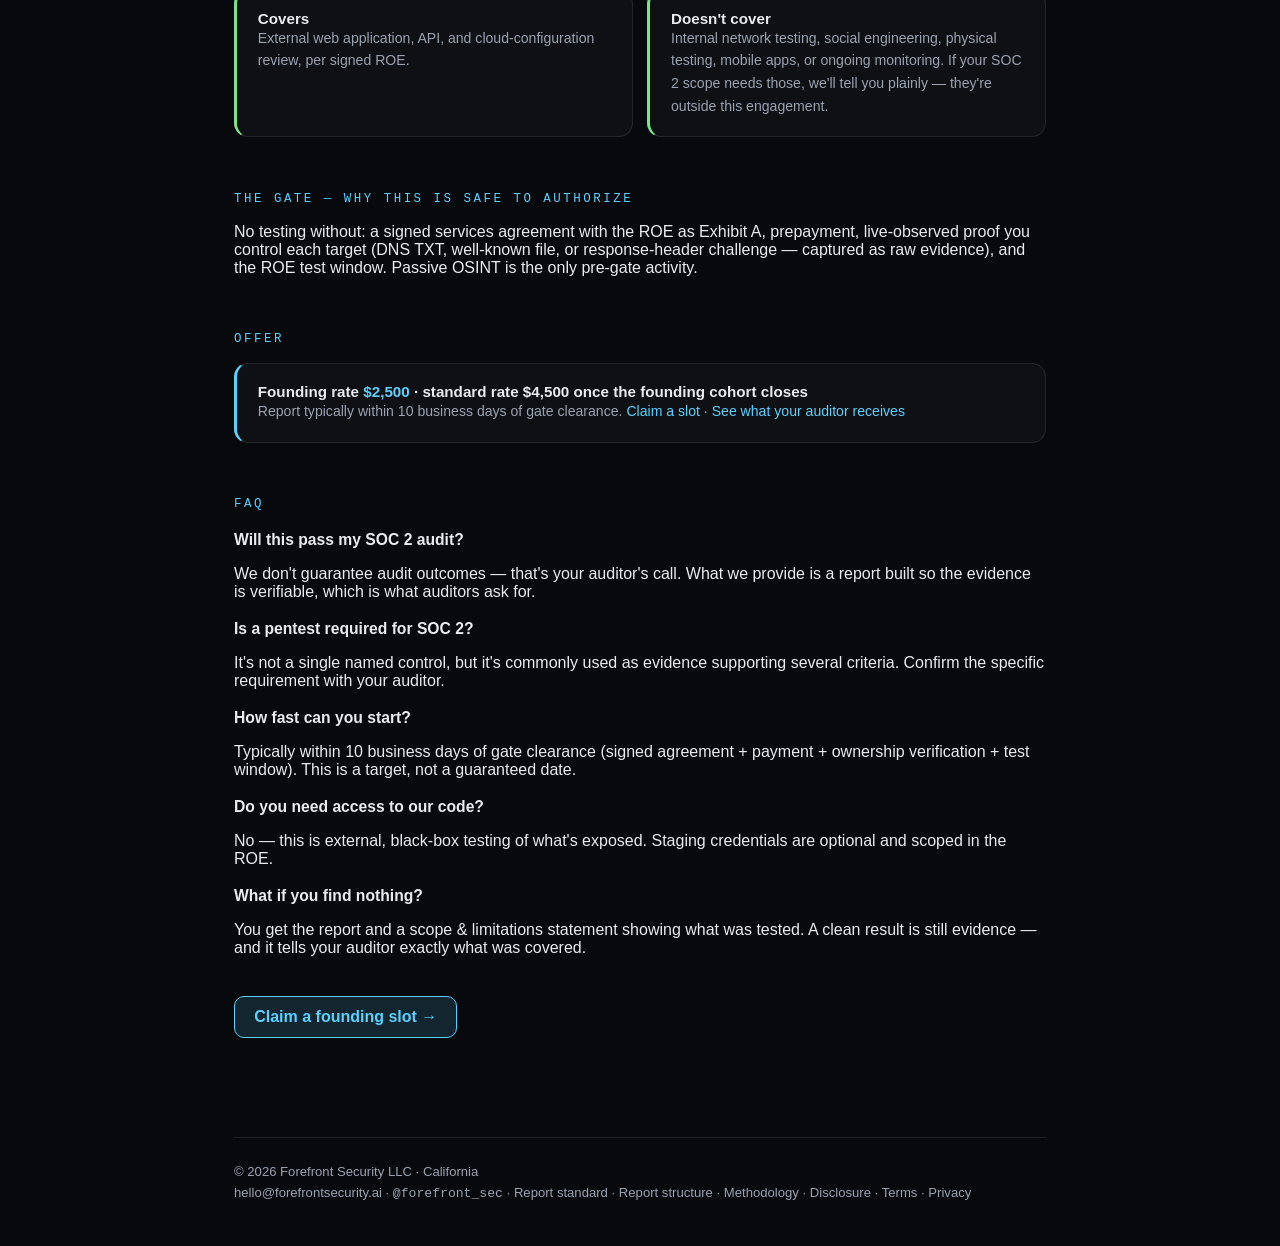
<file: soc2/index.html>
<!DOCTYPE html>
<html lang="en">
<head>
<meta charset="utf-8">
<meta name="viewport" content="width=device-width, initial-scale=1">
<title>SOC 2 pentest evidence — Forefront Security</title>
<link rel="icon" href="data:image/svg+xml,%3Csvg xmlns=%27http://www.w3.org/2000/svg%27 viewBox=%270 0 64 64%27%3E%3Crect width=%2764%27 height=%2764%27 rx=%2714%27 fill=%27%230a0d12%27/%3E%3Cpath d=%27M20 14 V51%27 stroke=%27%235ad1ff%27 stroke-width=%275.5%27 stroke-linecap=%27round%27/%3E%3Cpath d=%27M20 14 H47%27 stroke=%27%235ad1ff%27 stroke-width=%275.5%27 stroke-linecap=%27round%27/%3E%3Cpath d=%27M20 34 L30 45 L47 25%27 stroke=%27%237aa2ff%27 stroke-width=%275.5%27 stroke-linecap=%27round%27 stroke-linejoin=%27round%27 fill=%27none%27/%3E%3C/svg%3E">
<link rel="stylesheet" href="../styles.css">
<meta property="og:title" content="SOC 2 pentest evidence — Forefront Security">
<meta property="og:image" content="https://forefrontsecurity.ai/hero_B_1.png">
<meta name="twitter:card" content="summary_large_image">
<meta name="twitter:image" content="https://forefrontsecurity.ai/hero_B_1.png">
<meta name="description" content="What a SOC 2 auditor looks for in penetration testing evidence, and how an evidence-grade report answers it. External web app, API, and cloud-config testing, typically within 10 business days of gate clearance.">
<link rel="canonical" href="https://forefrontsecurity.ai/soc2/">
<style>
  .doc { max-width: 860px; }
  h1 { font-size: clamp(1.8rem, 4vw, 2.6rem); margin: 1rem 0 .8rem; }
  table { width: 100%; border-collapse: collapse; font-size: .88rem; }
  th { text-align: left; color: var(--muted); font-weight: 600; padding: .5rem .6rem; border-bottom: 1px solid var(--border); font-size: .8rem; }
  td { padding: .55rem .6rem; border-bottom: 1px solid var(--border); color: var(--muted); vertical-align: top; line-height: 1.5; }
  .cols { display: grid; grid-template-columns: 1fr 1fr; gap: .9rem; }
  @media (max-width: 640px) { .cols { grid-template-columns: 1fr; } }
  .faq h3 { font-size: .98rem; margin: 1.2rem 0 .4rem; }
</style>
</head>
<body>
<div class="wrap doc">

<header>
  <a class="home-link" href="/">
    <svg class="mark" viewBox="0 0 200 200" fill="none" aria-hidden="true">
      <path d="M62 44 V162" stroke="#5ad1ff" stroke-width="17" stroke-linecap="round"/>
      <path d="M62 44 H148" stroke="#5ad1ff" stroke-width="17" stroke-linecap="round"/>
      <path d="M62 108 L96 142 L150 78" stroke="#7aa2ff" stroke-width="17" stroke-linecap="round" stroke-linejoin="round"/>
    </svg>
    <div class="wordmark">Forefront <span>Security</span></div>
  </a>
    <nav>
      <a href="/soc2/" class="active" aria-current="page">SOC 2</a>
      <a href="/report/">Report structure</a>
      <a href="/standard/">Standard</a>
      <a href="/methodology/">Methodology</a>
      <a href="/research/">Lab notes</a>
    </nav>
  <img class="header-art" src="../hero_B_1.png" width="1536" height="340"
       alt="Neon cyan data streams flowing across holographic panels, resolving into a bright green verified checkmark.">
</header>

<h1>The pentest report your SOC 2 auditor can verify</h1>
<p class="sub">If you're heading into a SOC 2 audit, your auditor will ask for evidence of
penetration testing — and "we did a pentest" isn't evidence. This page explains what auditors look
for, and how an evidence-grade report answers it. External web app, API, and cloud-config testing,
typically within 10 business days of gate clearance.</p>
<p>
  <a class="cta" href="/report/">See what your auditor receives →</a>
  <a class="cta-ghost" href="mailto:hello@forefrontsecurity.ai">Questions? hello@forefrontsecurity.ai</a>
</p>

<h2>What SOC 2 asks for</h2>
<p>SOC 2 is an audit of controls against the AICPA Trust Services Criteria. Penetration testing isn't
a single named control — it's <strong>evidence</strong> that supports several: how you detect and
respond to vulnerabilities, monitor your environment, and manage risk. Auditors commonly ask for
evidence that testing was performed (on which systems, and when), what was found and how it was
addressed, and that the testing was done by a qualified party under an agreed scope.</p>
<p><em>Your auditor sets the specific requirement and the criteria they apply. This page is general
information, not compliance advice, and does not guarantee any audit outcome.</em></p>

<h2>What an auditor can verify</h2>
<table>
  <tr><th>The auditor asks</th><th>What the report provides</th></tr>
  <tr><td>"What was tested, and when?"</td><td>Scope, targets, and test window, per the signed ROE</td></tr>
  <tr><td>"How do you know the finding was real?"</td><td>Raw server response per finding, byte-counted and UTC-stamped</td></tr>
  <tr><td>"Who verified it?"</td><td>Human verification stated per finding; report signed</td></tr>
  <tr><td>"What did you actually cover?"</td><td>Scope &amp; limitations: performed / out of scope / not performed, derived from the evidence</td></tr>
  <tr><td>"Was it fixed?"</td><td>Per-finding validator (exit code) and a retest record in the verification ledger</td></tr>
  <tr><td>"How do I compare findings across reports?"</td><td>Stated severity rubric and business-language definitions</td></tr>
</table>
<p style="margin-top:1rem;">This is the <a href="/standard/" style="color:var(--accent);">Evidence-Grade Report Standard</a> in practice. If you're the auditor or a readiness consultant, see <a href="/auditor/" style="color:var(--accent);">how this maps to your evidence request →</a></p>

<h2>What you get</h2>
<div class="cards">
  <div class="card"><h3>The report</h3><p>Executive summary, verified findings with attack path and fix, scope &amp; limitations, attestation.</p></div>
  <div class="card"><h3>The evidence</h3><p>Raw responses, timestamps, append-only ledger — every finding traceable to source.</p></div>
  <div class="card"><h3>The validators</h3><p>Run them yourself to confirm each fix; our re-run is the attestation.</p></div>
  <div class="card"><h3>The retest window</h3><p>One retest per fix attempt, within 30 days of delivery.</p></div>
</div>

<h2>Scope — what this covers, and what it doesn't</h2>
<div class="cols">
  <div class="strip"><div class="t">Covers</div><div class="d">External web application, API, and cloud-configuration review, per signed ROE.</div></div>
  <div class="strip"><div class="t">Doesn't cover</div><div class="d">Internal network testing, social engineering, physical testing, mobile apps, or ongoing monitoring. If your SOC 2 scope needs those, we'll tell you plainly — they're outside this engagement.</div></div>
</div>

<h2>The gate — why this is safe to authorize</h2>
<p>No testing without: a signed services agreement with the ROE as Exhibit A, prepayment,
live-observed proof you control each target (DNS TXT, well-known file, or response-header challenge —
captured as raw evidence), and the ROE test window. Passive OSINT is the only pre-gate activity.</p>

<h2>Offer</h2>
<div class="strip accent">
  <div>
    <div class="t">Founding rate <strong>$2,500</strong> · standard rate $4,500 once the founding cohort closes</div>
    <div class="d">Report typically within 10 business days of gate clearance. <a href="mailto:hello@forefrontsecurity.ai?subject=founding">Claim a slot</a> · <a href="/report/">See what your auditor receives</a></div>
  </div>
</div>

<h2>FAQ</h2>
<div class="faq">
  <h3>Will this pass my SOC 2 audit?</h3>
  <p>We don't guarantee audit outcomes — that's your auditor's call. What we provide is a report built so the evidence is verifiable, which is what auditors ask for.</p>
  <h3>Is a pentest required for SOC 2?</h3>
  <p>It's not a single named control, but it's commonly used as evidence supporting several criteria. Confirm the specific requirement with your auditor.</p>
  <h3>How fast can you start?</h3>
  <p>Typically within 10 business days of gate clearance (signed agreement + payment + ownership verification + test window). This is a target, not a guaranteed date.</p>
  <h3>Do you need access to our code?</h3>
  <p>No — this is external, black-box testing of what's exposed. Staging credentials are optional and scoped in the ROE.</p>
  <h3>What if you find nothing?</h3>
  <p>You get the report and a scope &amp; limitations statement showing what was tested. A clean result is still evidence — and it tells your auditor exactly what was covered.</p>
</div>

<div style="margin-top:2.4rem;">
  <a class="cta" href="mailto:hello@forefrontsecurity.ai?subject=founding">Claim a founding slot →</a>
</div>

<footer>
  <div>© 2026 Forefront Security LLC · California</div>
  <div><a href="mailto:hello@forefrontsecurity.ai">hello@forefrontsecurity.ai</a> · <a href="https://x.com/forefront_sec" class="mono">@forefront_sec</a> · <a href="/standard/">Report standard</a> · <a href="/report/">Report structure</a> · <a href="/methodology/">Methodology</a> · <a href="/disclosure/">Disclosure</a> · <a href="/terms.html">Terms</a> · <a href="/privacy.html">Privacy</a></div>
</footer>

</div>
</body>
</html>
</file>
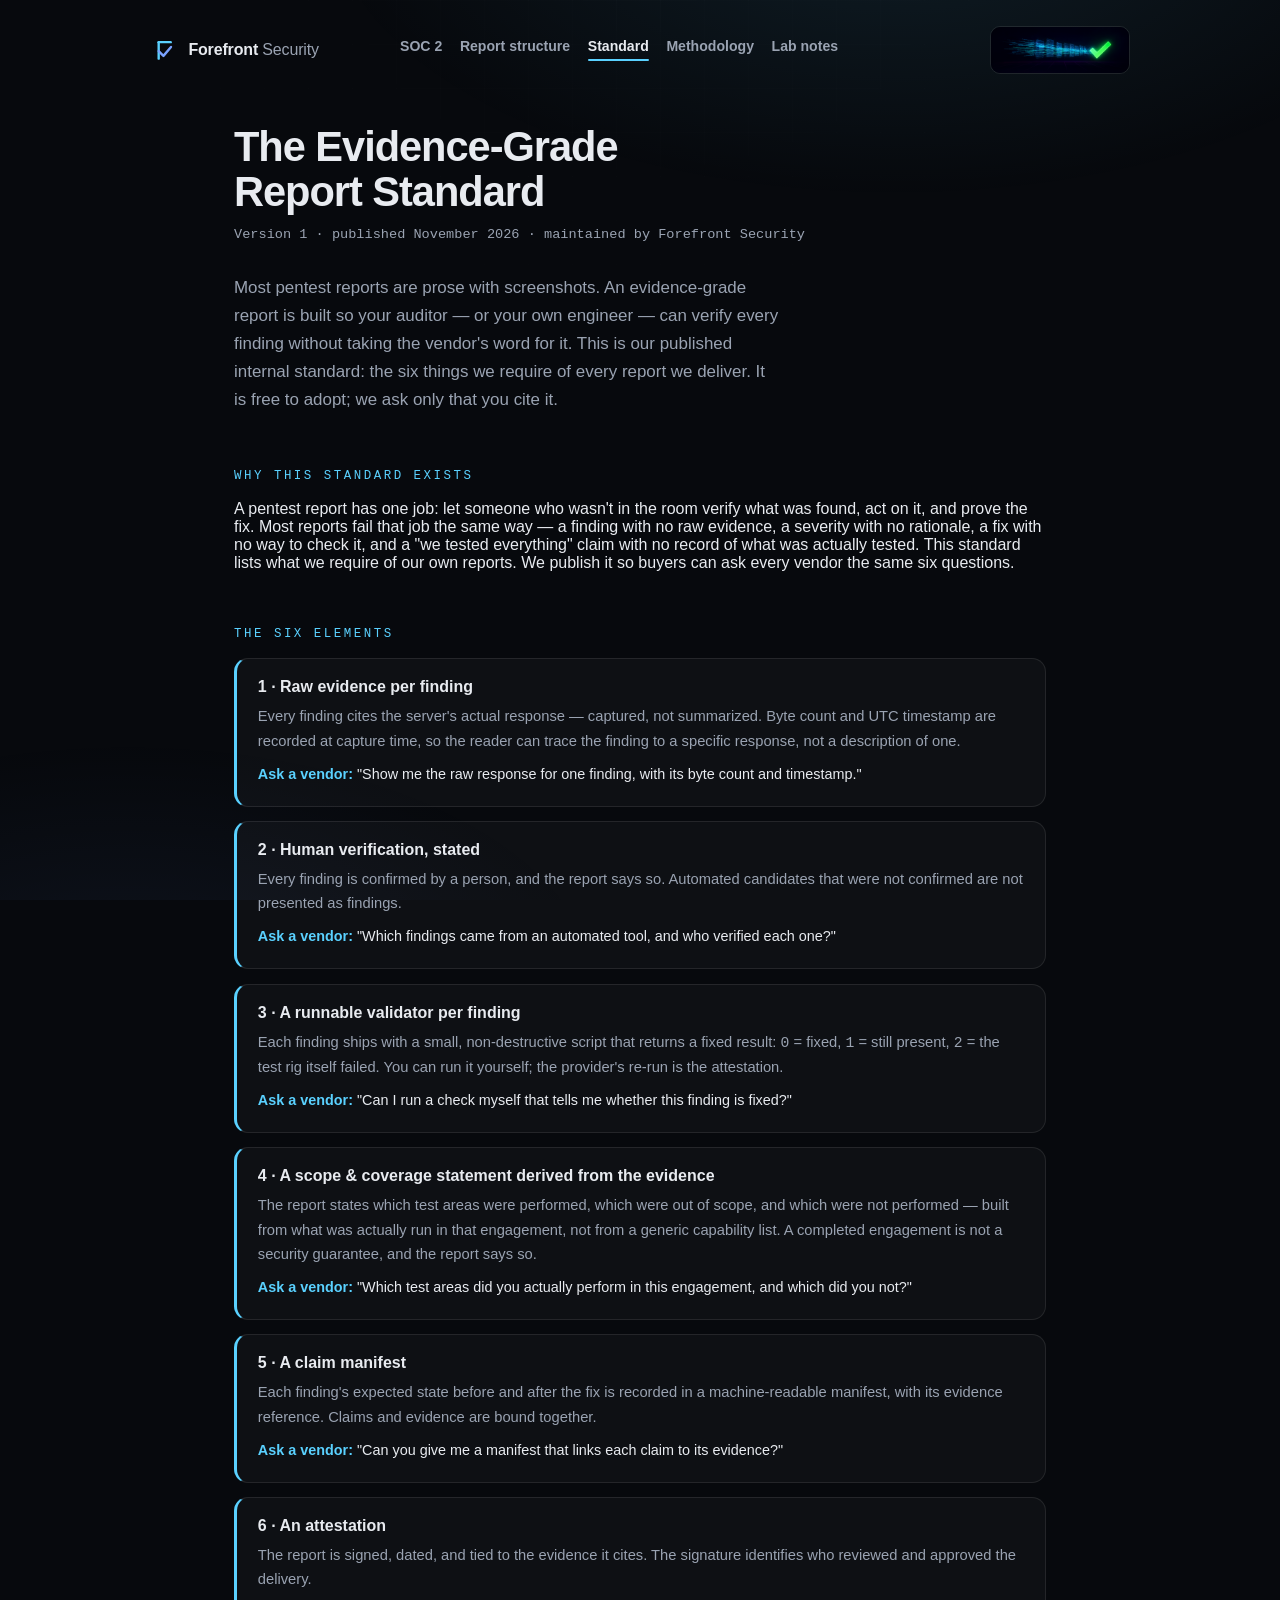
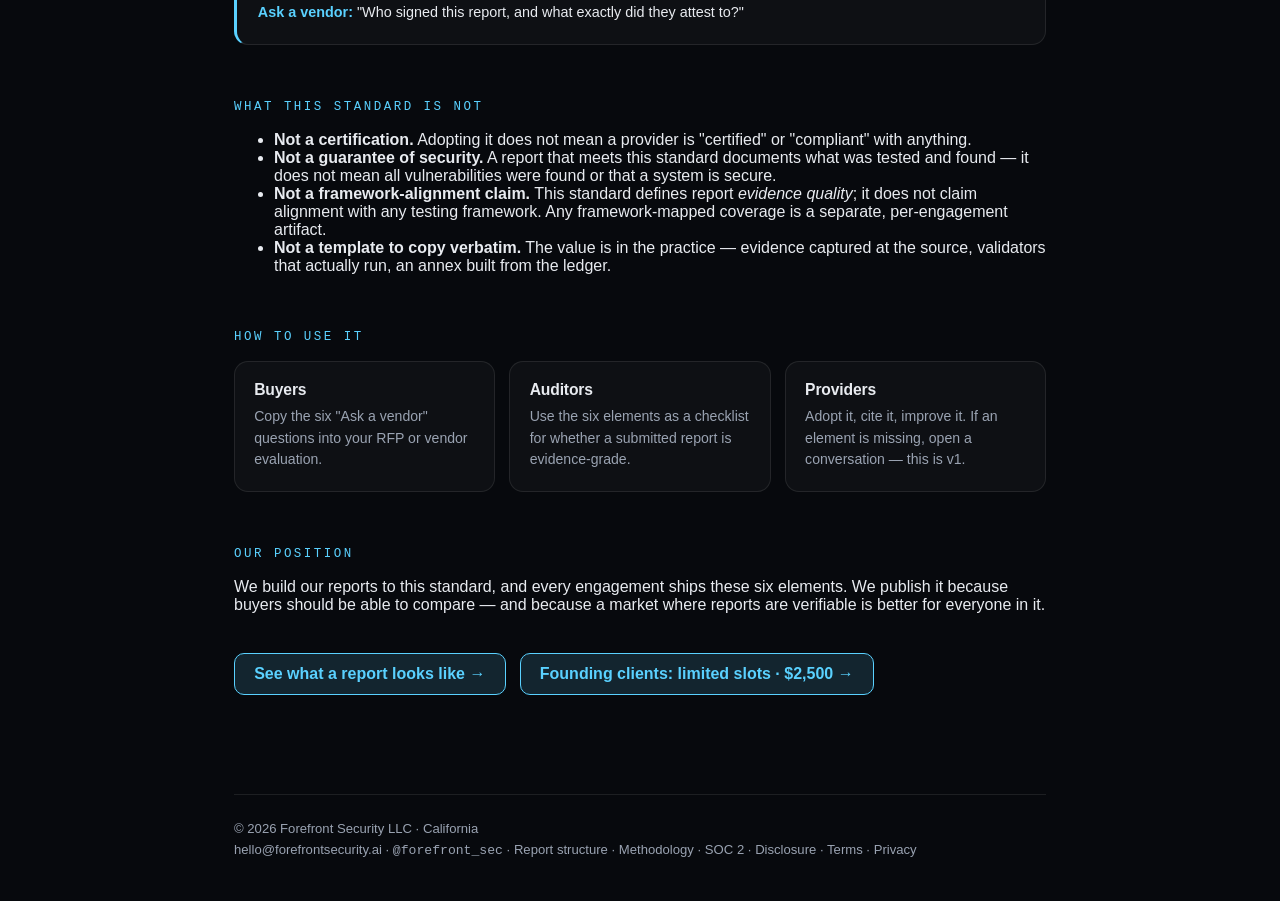
<file: standard/index.html>
<!DOCTYPE html>
<html lang="en">
<head>
<meta charset="utf-8">
<meta name="viewport" content="width=device-width, initial-scale=1">
<title>The Evidence-Grade Report Standard — Forefront Security</title>
<link rel="icon" href="data:image/svg+xml,%3Csvg xmlns=%27http://www.w3.org/2000/svg%27 viewBox=%270 0 64 64%27%3E%3Crect width=%2764%27 height=%2764%27 rx=%2714%27 fill=%27%230a0d12%27/%3E%3Cpath d=%27M20 14 V51%27 stroke=%27%235ad1ff%27 stroke-width=%275.5%27 stroke-linecap=%27round%27/%3E%3Cpath d=%27M20 14 H47%27 stroke=%27%235ad1ff%27 stroke-width=%275.5%27 stroke-linecap=%27round%27/%3E%3Cpath d=%27M20 34 L30 45 L47 25%27 stroke=%27%237aa2ff%27 stroke-width=%275.5%27 stroke-linecap=%27round%27 stroke-linejoin=%27round%27 fill=%27none%27/%3E%3C/svg%3E">
<link rel="stylesheet" href="../styles.css">
<meta property="og:title" content="The Evidence-Grade Report Standard — Forefront Security">
<meta property="og:image" content="https://forefrontsecurity.ai/hero_B_1.png">
<meta name="twitter:card" content="summary_large_image">
<meta name="twitter:image" content="https://forefrontsecurity.ai/hero_B_1.png">
<meta name="description" content="Six things every evidence-grade pentest report contains: raw evidence, human verification, a validator per finding, a scope and coverage statement, a claim manifest, and an attestation. Our published internal standard.">
<link rel="canonical" href="https://forefrontsecurity.ai/standard/">
<style>
  .doc { max-width: 860px; }
  h1 { font-size: clamp(1.8rem, 4vw, 2.6rem); margin: 1rem 0 .8rem; }
  .standfirst { color: var(--muted); font-size: .85rem; font-family: ui-monospace, Menlo, monospace; margin: 0 0 2rem; }
  .elem { border: 1px solid var(--border); border-left: 3px solid var(--accent); border-radius: 14px; background: var(--panel); padding: 1.2rem 1.3rem; margin-bottom: .9rem; }
  .elem h3 { margin: 0 0 .5rem; font-size: 1rem; }
  .elem p { margin: 0 0 .6rem; color: var(--muted); font-size: .92rem; line-height: 1.65; }
  .elem .ask { margin: 0; color: var(--text); font-size: .9rem; }
  .elem .ask strong { color: var(--accent); }
  table { width: 100%; border-collapse: collapse; font-size: .88rem; }
  th { text-align: left; color: var(--muted); font-weight: 600; padding: .5rem .6rem; border-bottom: 1px solid var(--border); font-size: .8rem; }
  td { padding: .55rem .6rem; border-bottom: 1px solid var(--border); color: var(--muted); vertical-align: top; line-height: 1.5; }
  td:first-child { color: var(--accent); font-family: ui-monospace, Menlo, monospace; white-space: nowrap; }
</style>
</head>
<body>
<div class="wrap doc">

<header>
  <a class="home-link" href="/">
    <svg class="mark" viewBox="0 0 200 200" fill="none" aria-hidden="true">
      <path d="M62 44 V162" stroke="#5ad1ff" stroke-width="17" stroke-linecap="round"/>
      <path d="M62 44 H148" stroke="#5ad1ff" stroke-width="17" stroke-linecap="round"/>
      <path d="M62 108 L96 142 L150 78" stroke="#7aa2ff" stroke-width="17" stroke-linecap="round" stroke-linejoin="round"/>
    </svg>
    <div class="wordmark">Forefront <span>Security</span></div>
  </a>
    <nav>
      <a href="/soc2/">SOC 2</a>
      <a href="/report/">Report structure</a>
      <a href="/standard/" class="active" aria-current="page">Standard</a>
      <a href="/methodology/">Methodology</a>
      <a href="/research/">Lab notes</a>
    </nav>
  <img class="header-art" src="../hero_B_1.png" width="1536" height="340"
       alt="Neon cyan data streams flowing across holographic panels, resolving into a bright green verified checkmark.">
</header>

<h1>The Evidence-Grade Report Standard</h1>
<p class="standfirst">Version 1 · published November 2026 · maintained by Forefront Security</p>

<p class="sub">Most pentest reports are prose with screenshots. An evidence-grade report is built so
your auditor — or your own engineer — can verify every finding without taking the vendor's word for
it. This is our published internal standard: the six things we require of every report we deliver.
It is free to adopt; we ask only that you cite it.</p>

<h2>Why this standard exists</h2>
<p>A pentest report has one job: let someone who wasn't in the room verify what was found, act on
it, and prove the fix. Most reports fail that job the same way — a finding with no raw evidence, a
severity with no rationale, a fix with no way to check it, and a "we tested everything" claim with no
record of what was actually tested. This standard lists what we require of our own reports. We
publish it so buyers can ask every vendor the same six questions.</p>

<h2>The six elements</h2>

<div class="elem">
  <h3>1 · Raw evidence per finding</h3>
  <p>Every finding cites the server's actual response — captured, not summarized. Byte count and UTC
  timestamp are recorded at capture time, so the reader can trace the finding to a specific response,
  not a description of one.</p>
  <p class="ask"><strong>Ask a vendor:</strong> "Show me the raw response for one finding, with its byte count and timestamp."</p>
</div>

<div class="elem">
  <h3>2 · Human verification, stated</h3>
  <p>Every finding is confirmed by a person, and the report says so. Automated candidates that were
  not confirmed are not presented as findings.</p>
  <p class="ask"><strong>Ask a vendor:</strong> "Which findings came from an automated tool, and who verified each one?"</p>
</div>

<div class="elem">
  <h3>3 · A runnable validator per finding</h3>
  <p>Each finding ships with a small, non-destructive script that returns a fixed result:
  <code>0</code> = fixed, <code>1</code> = still present, <code>2</code> = the test rig itself failed.
  You can run it yourself; the provider's re-run is the attestation.</p>
  <p class="ask"><strong>Ask a vendor:</strong> "Can I run a check myself that tells me whether this finding is fixed?"</p>
</div>

<div class="elem">
  <h3>4 · A scope &amp; coverage statement derived from the evidence</h3>
  <p>The report states which test areas were performed, which were out of scope, and which were not
  performed — built from what was actually run in that engagement, not from a generic capability
  list. A completed engagement is not a security guarantee, and the report says so.</p>
  <p class="ask"><strong>Ask a vendor:</strong> "Which test areas did you actually perform in this engagement, and which did you not?"</p>
</div>

<div class="elem">
  <h3>5 · A claim manifest</h3>
  <p>Each finding's expected state before and after the fix is recorded in a machine-readable
  manifest, with its evidence reference. Claims and evidence are bound together.</p>
  <p class="ask"><strong>Ask a vendor:</strong> "Can you give me a manifest that links each claim to its evidence?"</p>
</div>

<div class="elem">
  <h3>6 · An attestation</h3>
  <p>The report is signed, dated, and tied to the evidence it cites. The signature identifies who
  reviewed and approved the delivery.</p>
  <p class="ask"><strong>Ask a vendor:</strong> "Who signed this report, and what exactly did they attest to?"</p>
</div>

<h2>What this standard is not</h2>
<ul>
  <li><strong>Not a certification.</strong> Adopting it does not mean a provider is "certified" or "compliant" with anything.</li>
  <li><strong>Not a guarantee of security.</strong> A report that meets this standard documents what was tested and found — it does not mean all vulnerabilities were found or that a system is secure.</li>
  <li><strong>Not a framework-alignment claim.</strong> This standard defines report <em>evidence quality</em>; it does not claim alignment with any testing framework. Any framework-mapped coverage is a separate, per-engagement artifact.</li>
  <li><strong>Not a template to copy verbatim.</strong> The value is in the practice — evidence captured at the source, validators that actually run, an annex built from the ledger.</li>
</ul>

<h2>How to use it</h2>
<div class="cards">
  <div class="card"><h3>Buyers</h3><p>Copy the six "Ask a vendor" questions into your RFP or vendor evaluation.</p></div>
  <div class="card"><h3>Auditors</h3><p>Use the six elements as a checklist for whether a submitted report is evidence-grade.</p></div>
  <div class="card"><h3>Providers</h3><p>Adopt it, cite it, improve it. If an element is missing, open a conversation — this is v1.</p></div>
</div>

<h2>Our position</h2>
<p>We build our reports to this standard, and every engagement ships these six elements. We publish
it because buyers should be able to compare — and because a market where reports are verifiable is
better for everyone in it.</p>

<div style="margin-top:2.4rem;">
  <a class="cta" href="/report/">See what a report looks like →</a>
  <a class="cta" href="/#founding" style="margin-left:.6rem;">Founding clients: limited slots · $2,500 →</a>
</div>
<!-- [DELIVERY GATE: "every engagement ships these six elements" is true only once the next delivery carries
     the claim manifest (element 5) and the attestation (element 6). Until then, either soften to
     "reports are built to this standard" or ship the next engagement with both. Owner accepted this as a
     delivery obligation 2026-11-11.] -->

<footer>
  <div>© 2026 Forefront Security LLC · California</div>
  <div><a href="mailto:hello@forefrontsecurity.ai">hello@forefrontsecurity.ai</a> · <a href="https://x.com/forefront_sec" class="mono">@forefront_sec</a> · <a href="/report/">Report structure</a> · <a href="/methodology/">Methodology</a> · <a href="/soc2/">SOC 2</a> · <a href="/disclosure/">Disclosure</a> · <a href="/terms.html">Terms</a> · <a href="/privacy.html">Privacy</a></div>
</footer>

</div>
</body>
</html>
</file>
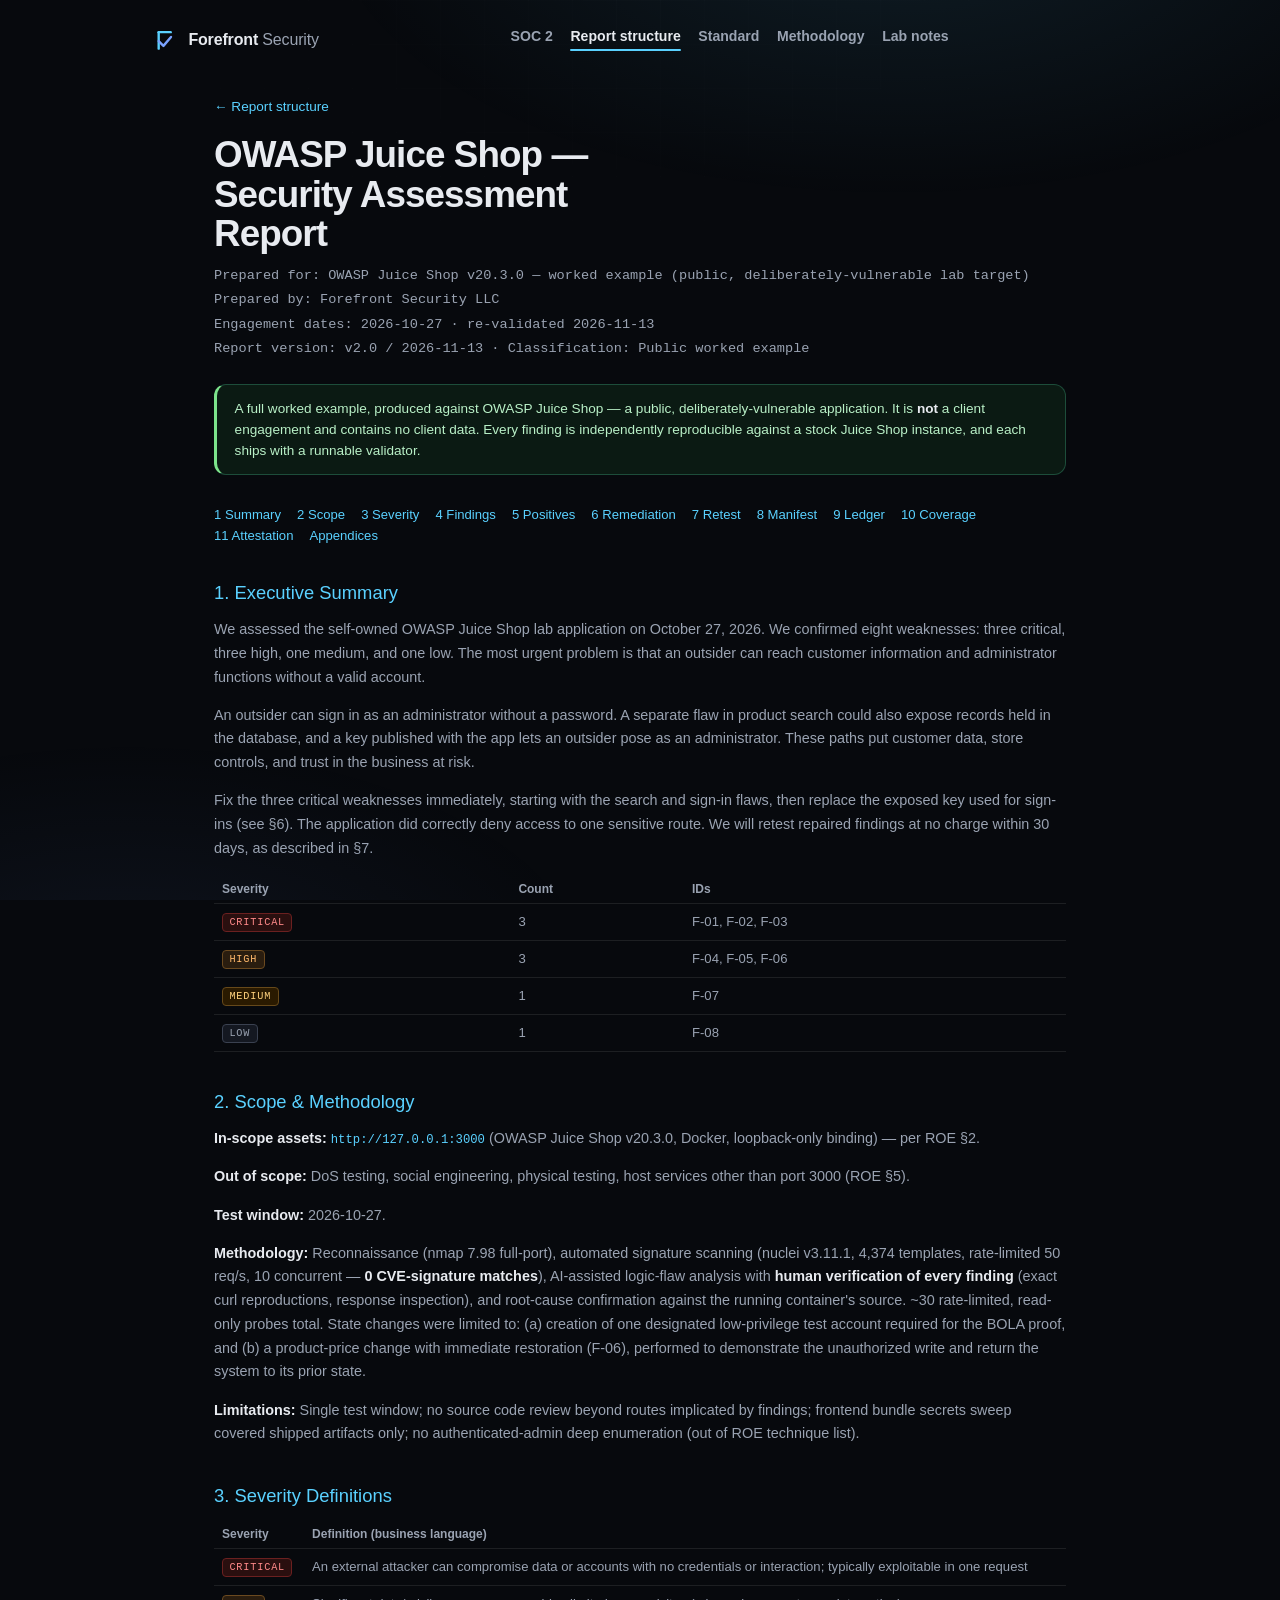
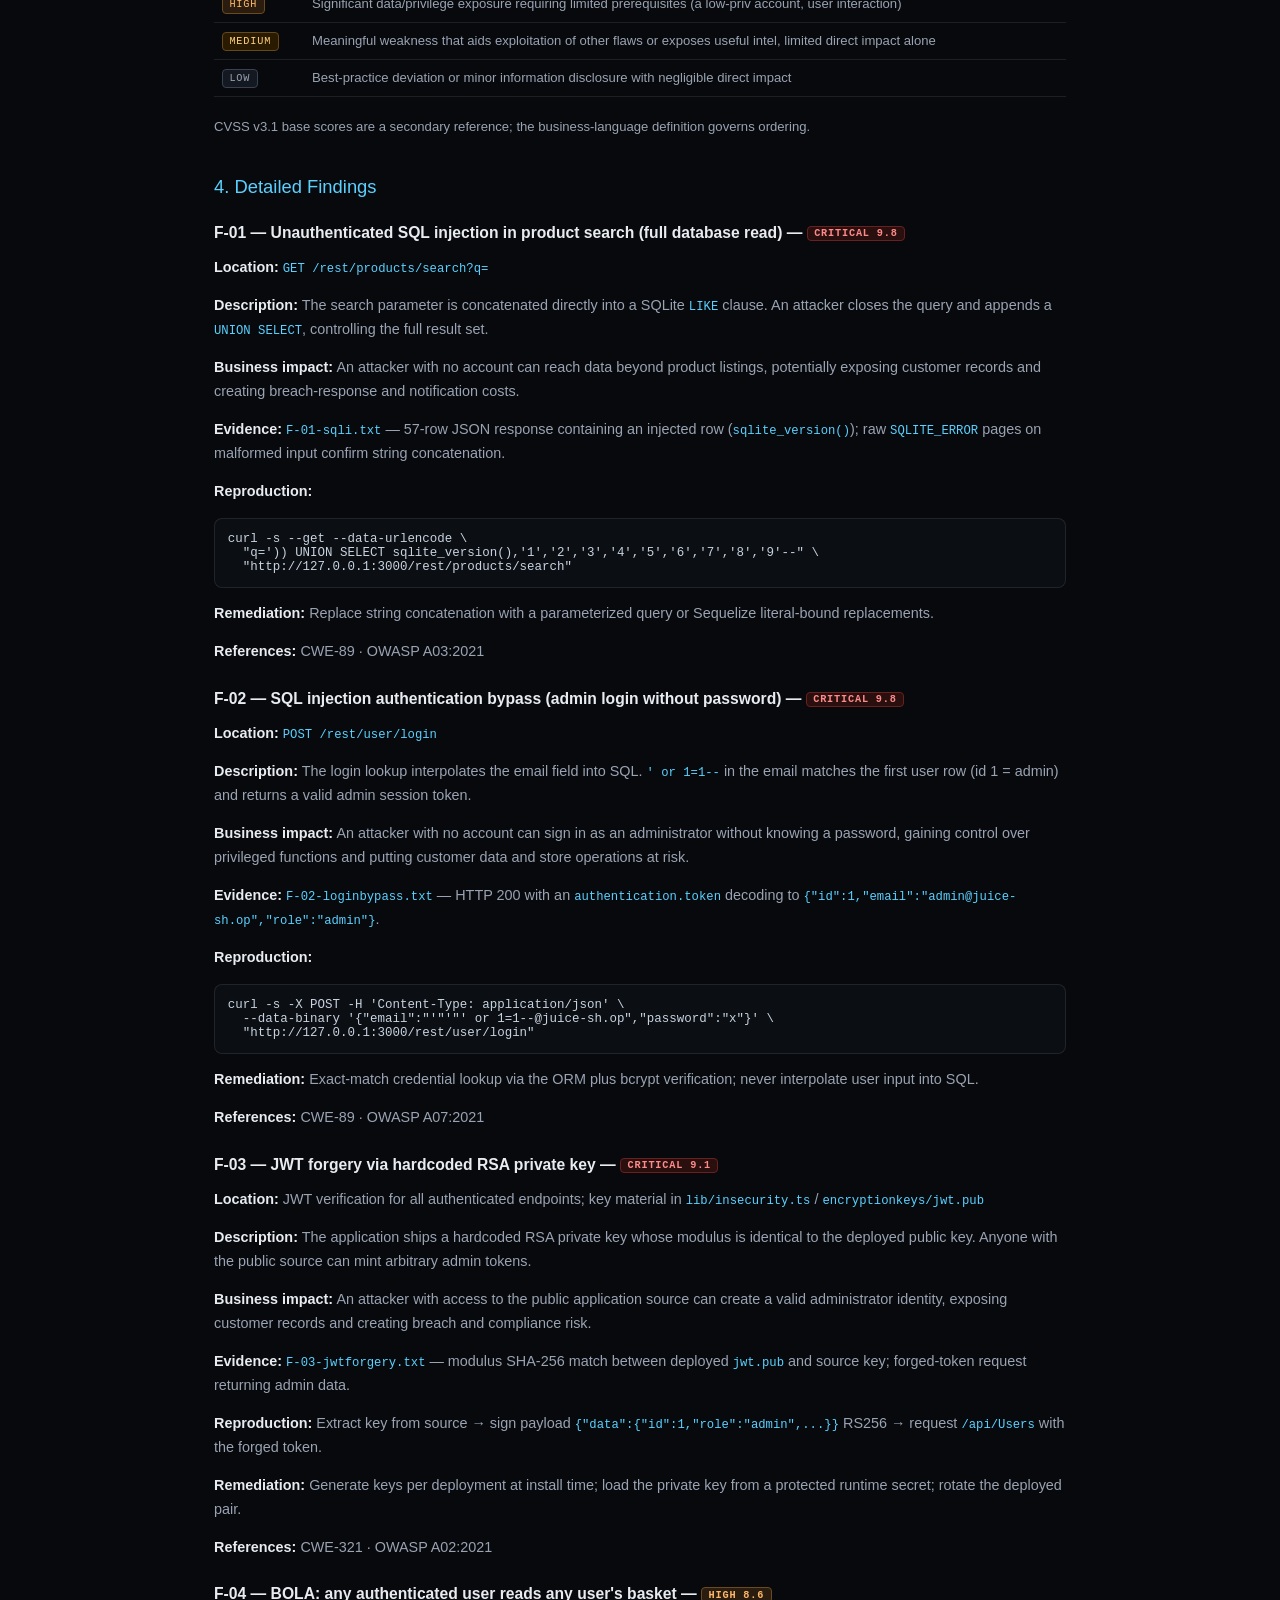
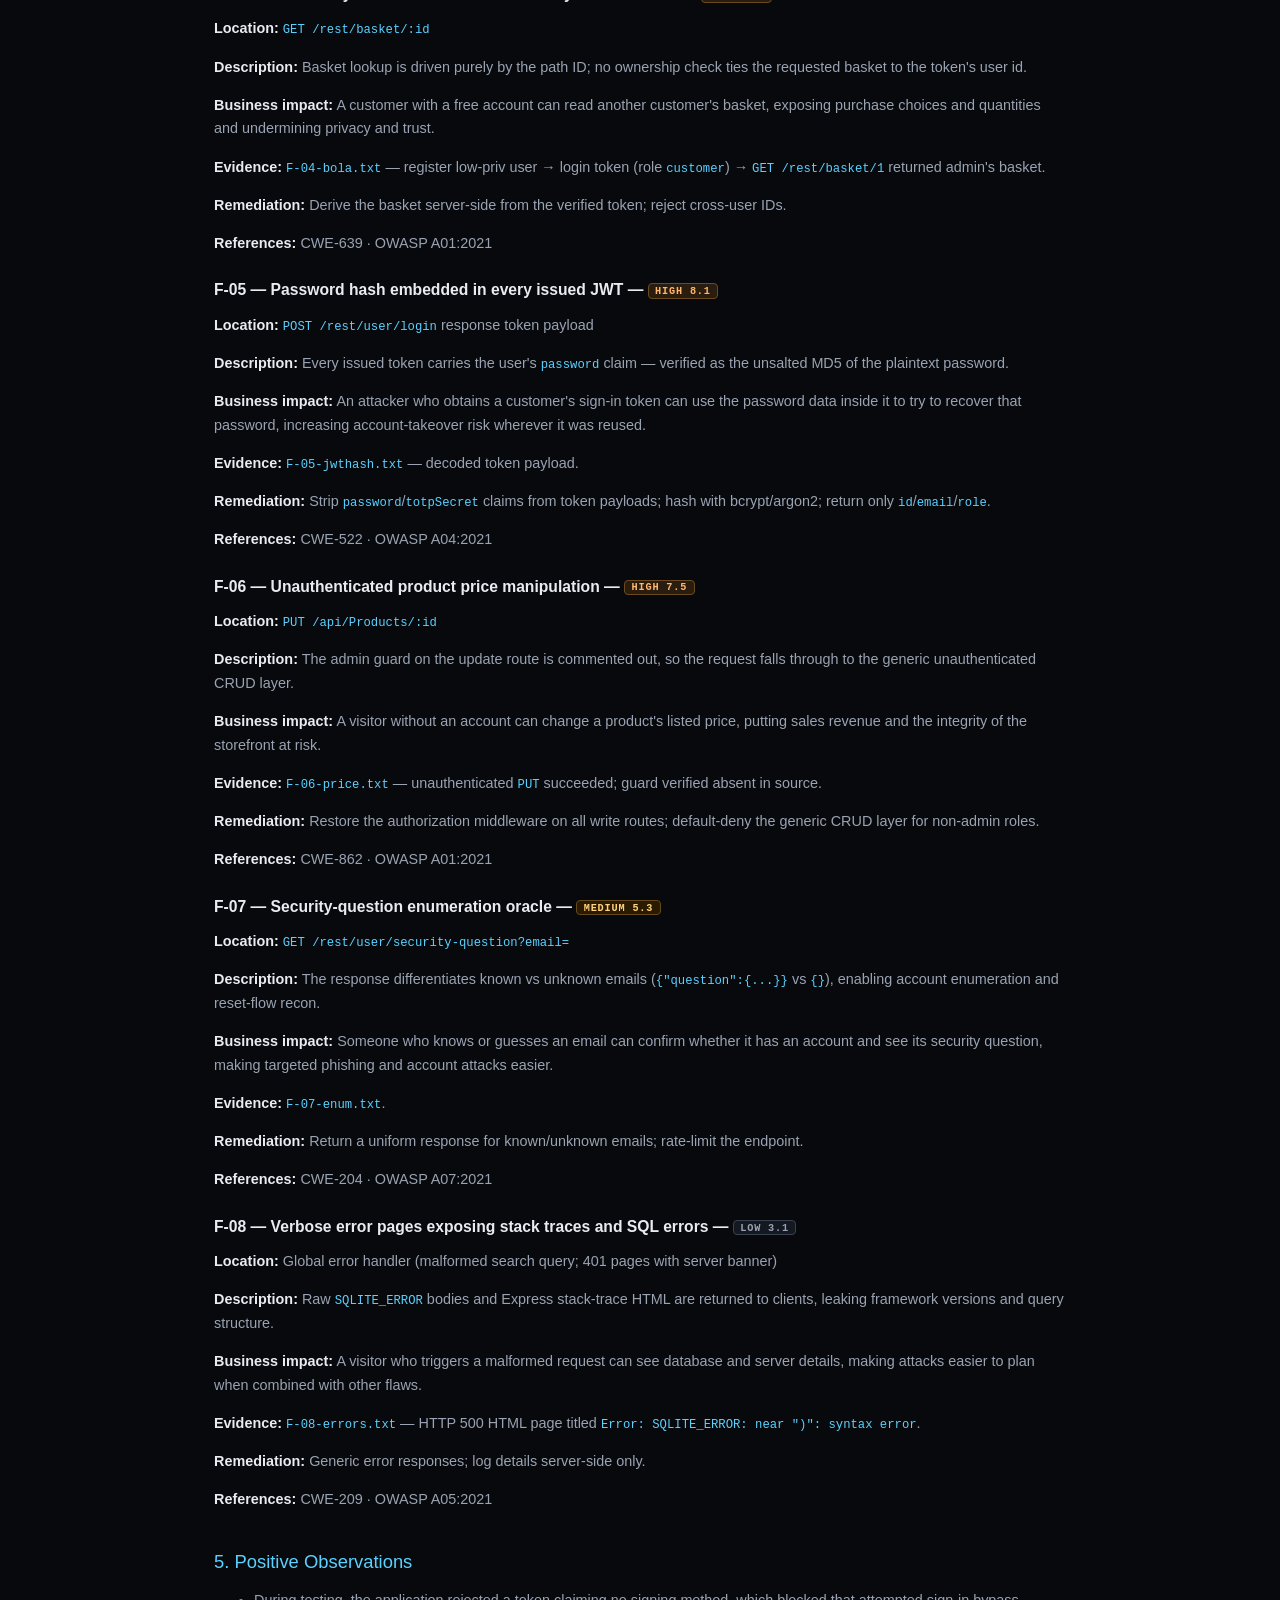
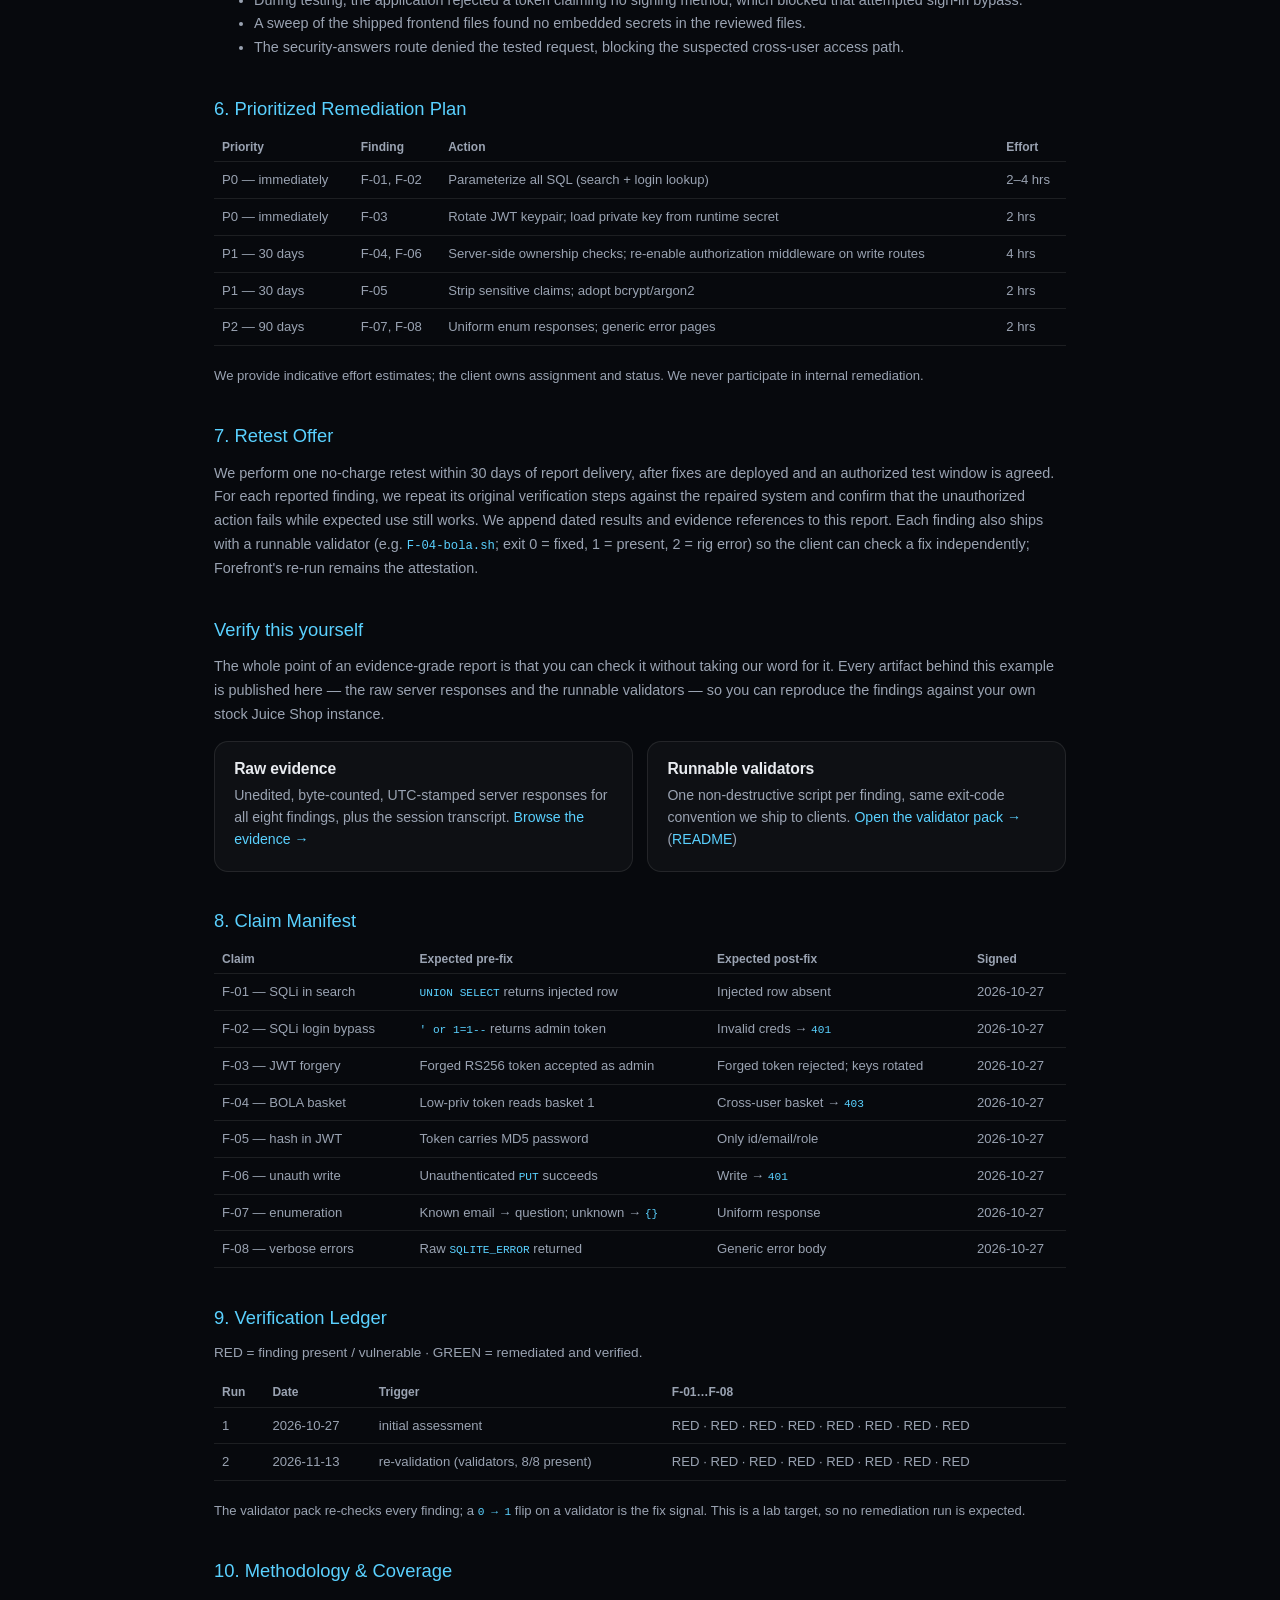
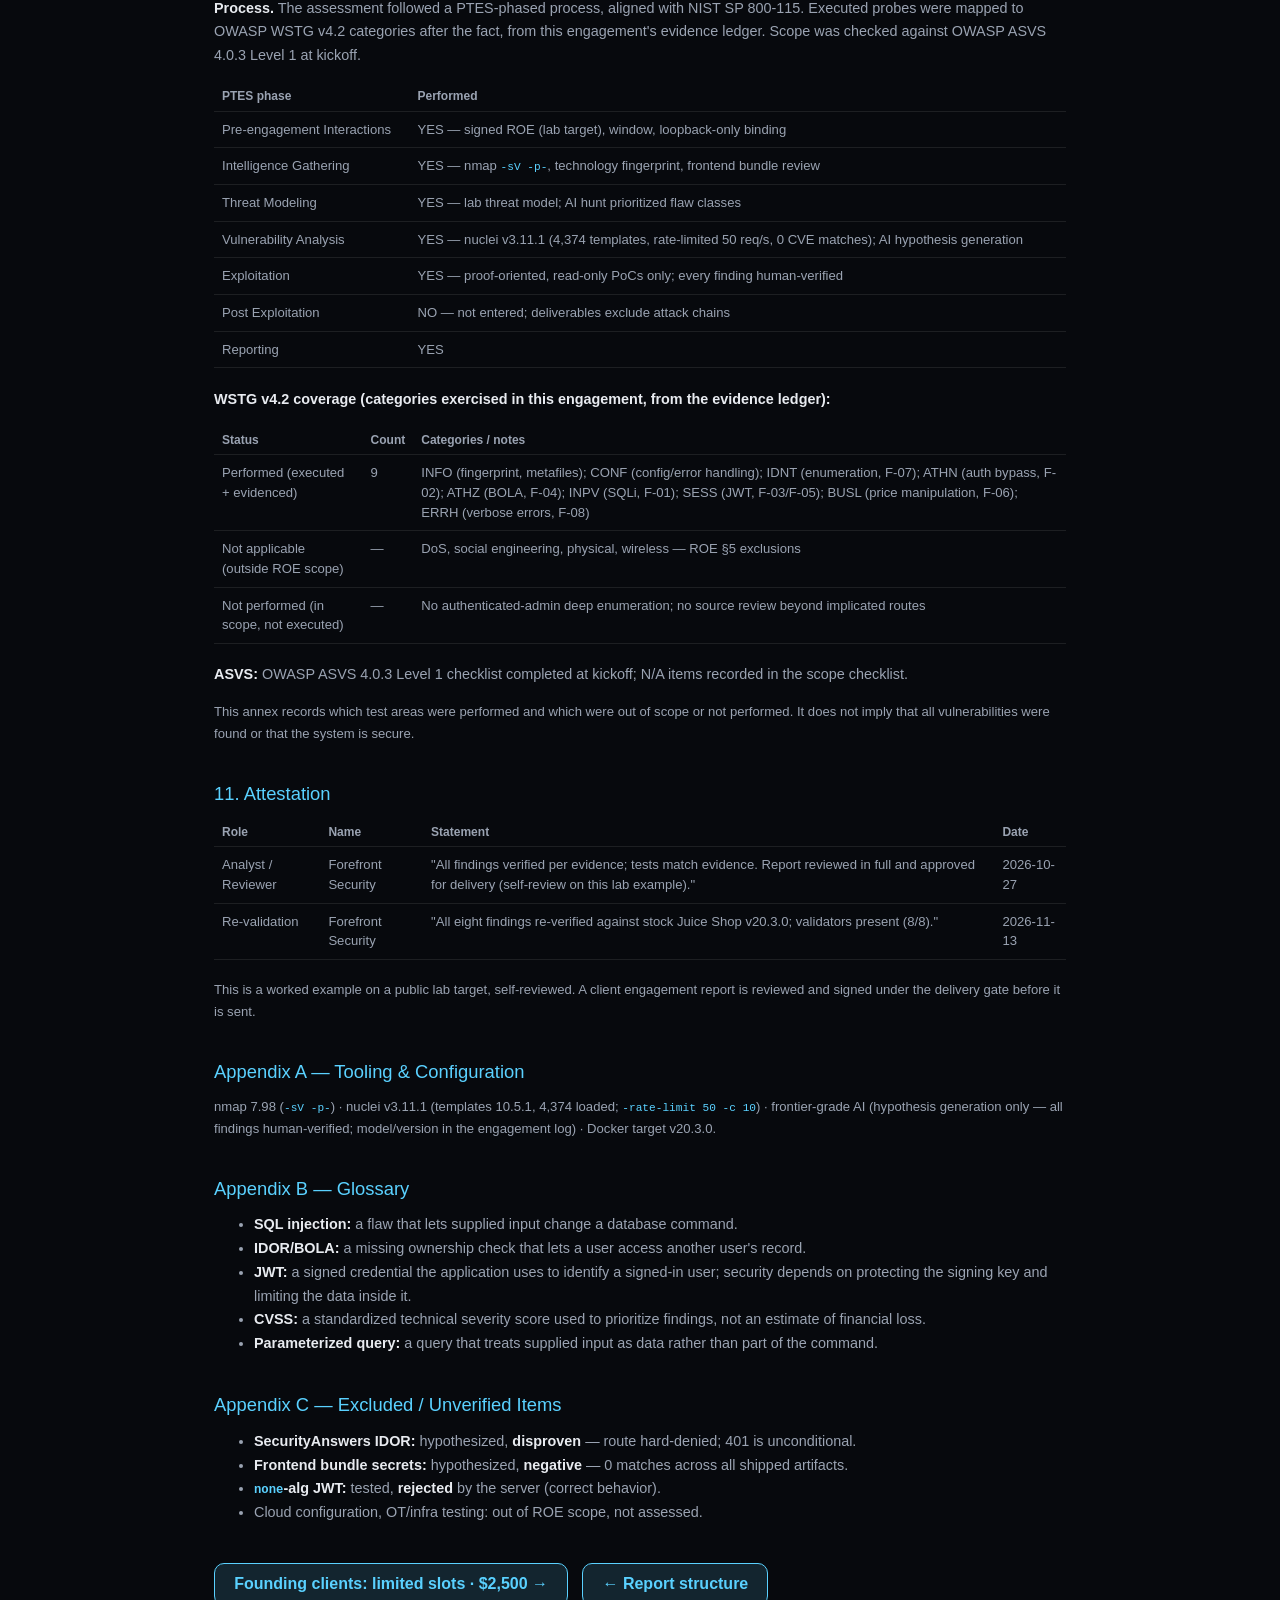
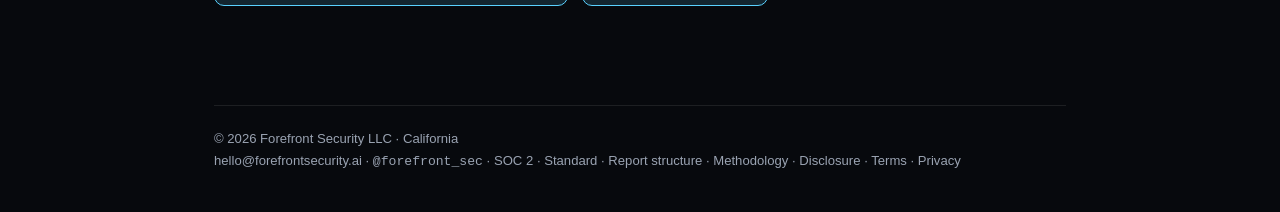
<file: report/example/index.html>
<!DOCTYPE html>
<html lang="en">
<head>
<meta charset="utf-8">
<meta name="viewport" content="width=device-width, initial-scale=1">
<title>Worked example — OWASP Juice Shop report — Forefront Security</title>
<link rel="icon" href="data:image/svg+xml,%3Csvg xmlns=%27http://www.w3.org/2000/svg%27 viewBox=%270 0 64 64%27%3E%3Crect width=%2764%27 height=%2764%27 rx=%2714%27 fill=%27%230a0d12%27/%3E%3Cpath d=%27M20 14 V51%27 stroke=%27%235ad1ff%27 stroke-width=%275.5%27 stroke-linecap=%27round%27/%3E%3Cpath d=%27M20 14 H47%27 stroke=%27%235ad1ff%27 stroke-width=%275.5%27 stroke-linecap=%27round%27/%3E%3Cpath d=%27M20 34 L30 45 L47 25%27 stroke=%27%237aa2ff%27 stroke-width=%275.5%27 stroke-linecap=%27round%27 stroke-linejoin=%27round%27 fill=%27none%27/%3E%3C/svg%3E">
<link rel="stylesheet" href="../../styles.css">
<meta property="og:title" content="Worked example — OWASP Juice Shop report — Forefront Security">
<meta name="description" content="A full Forefront report, produced against OWASP Juice Shop — a public, deliberately-vulnerable lab target. Eight findings, raw evidence, validators.">
<link rel="canonical" href="https://forefrontsecurity.ai/report/example/">
<style>
  .doc { max-width: 900px; }
  h1 { font-size: clamp(1.7rem, 3.6vw, 2.3rem); margin: 1rem 0 .6rem; }
  .meta { color: var(--muted); font-size: .85rem; line-height: 1.8; font-family: ui-monospace, Menlo, monospace; margin: 0 0 1.4rem; }
  .banner { border: 1px solid #1d4d3a; border-left: 3px solid #7ce38b; background: #0b1a13; color: #b9f0c7;
    border-radius: 12px; padding: .8rem 1.1rem; font-size: .85rem; line-height: 1.55; margin: 1rem 0 2rem; }
  h2 { color: var(--accent); font-family: inherit; letter-spacing: 0; text-transform: none; font-size: 1.15rem; margin: 2.4rem 0 .8rem; }
  h3 { font-size: .98rem; margin: 1.6rem 0 .5rem; }
  p, li { color: var(--muted); font-size: .9rem; line-height: 1.65; }
  strong { color: var(--text); }
  table { width: 100%; border-collapse: collapse; font-size: .82rem; margin: .6rem 0 1.2rem; }
  th { text-align: left; color: var(--muted); font-weight: 600; padding: .45rem .5rem; border-bottom: 1px solid var(--border); font-size: .75rem; }
  td { padding: .5rem; border-bottom: 1px solid var(--border); color: var(--muted); vertical-align: top; line-height: 1.5; }
  pre { background: #0b0e13; border: 1px solid var(--border); border-radius: 8px; padding: .8rem; overflow-x: auto; font-size: .78rem; color: #c8d3e0; }
  code { font-family: ui-monospace, Menlo, monospace; color: var(--accent); font-size: .85em; }
  .sev { display: inline-block; font-family: ui-monospace, Menlo, monospace; font-size: .64rem; letter-spacing: .08em;
    border-radius: 4px; padding: .05rem .4rem; vertical-align: middle; }
  .crit { color: #ff8a8a; border: 1px solid #6b2020; background: #2a0f0f; }
  .high { color: #ffb86b; border: 1px solid #6b4a20; background: #2a1d0f; }
  .med { color: #ffd27d; border: 1px solid #66491a; background: #2a1a00; }
  .low { color: #9aa3b2; border: 1px solid #3a4150; background: #141821; }
  .toc { display: flex; flex-wrap: wrap; gap: .4rem 1rem; font-size: .82rem; margin: 0 0 2rem; }
  .toc a { color: var(--accent); text-decoration: none; }
</style>
</head>
<body>
<div class="wrap doc">

<header>
  <a class="home-link" href="/">
    <svg class="mark" viewBox="0 0 200 200" fill="none" aria-hidden="true">
      <path d="M62 44 V162" stroke="#5ad1ff" stroke-width="17" stroke-linecap="round"/>
      <path d="M62 44 H148" stroke="#5ad1ff" stroke-width="17" stroke-linecap="round"/>
      <path d="M62 108 L96 142 L150 78" stroke="#7aa2ff" stroke-width="17" stroke-linecap="round" stroke-linejoin="round"/>
    </svg>
    <div class="wordmark">Forefront <span>Security</span></div>
  </a>
    <nav>
      <a href="/soc2/">SOC 2</a>
      <a href="/report/" class="active" aria-current="page">Report structure</a>
      <a href="/standard/">Standard</a>
      <a href="/methodology/">Methodology</a>
      <a href="/research/">Lab notes</a>
    </nav>
</header>

<p style="margin:1rem 0 0;"><a href="/report/" style="color:var(--accent);text-decoration:none;font-size:.85rem;">← Report structure</a></p>
<h1>OWASP Juice Shop — Security Assessment Report</h1>
<div class="meta">
  Prepared for: OWASP Juice Shop v20.3.0 — worked example (public, deliberately-vulnerable lab target)<br>
  Prepared by: Forefront Security LLC<br>
  Engagement dates: 2026-10-27 · re-validated 2026-11-13<br>
  Report version: v2.0 / 2026-11-13 · Classification: Public worked example
</div>

<div class="banner">A full worked example, produced against OWASP Juice Shop — a public, deliberately-vulnerable
application. It is <strong>not</strong> a client engagement and contains no client data. Every finding is
independently reproducible against a stock Juice Shop instance, and each ships with a runnable validator.</div>

<div class="toc">
  <a href="#summary">1 Summary</a>
  <a href="#scope">2 Scope</a>
  <a href="#severity">3 Severity</a>
  <a href="#findings">4 Findings</a>
  <a href="#positive">5 Positives</a>
  <a href="#remediation">6 Remediation</a>
  <a href="#retest">7 Retest</a>
  <a href="#manifest">8 Manifest</a>
  <a href="#ledger">9 Ledger</a>
  <a href="#methodology">10 Coverage</a>
  <a href="#attestation">11 Attestation</a>
  <a href="#appendix">Appendices</a>
</div>

<h2 id="summary">1. Executive Summary</h2>
<p>We assessed the self-owned OWASP Juice Shop lab application on October 27, 2026. We confirmed eight
weaknesses: three critical, three high, one medium, and one low. The most urgent problem is that an
outsider can reach customer information and administrator functions without a valid account.</p>
<p>An outsider can sign in as an administrator without a password. A separate flaw in product search
could also expose records held in the database, and a key published with the app lets an outsider pose
as an administrator. These paths put customer data, store controls, and trust in the business at risk.</p>
<p>Fix the three critical weaknesses immediately, starting with the search and sign-in flaws, then
replace the exposed key used for sign-ins (see §6). The application did correctly deny access to one
sensitive route. We will retest repaired findings at no charge within 30 days, as described in §7.</p>

<table>
  <tr><th>Severity</th><th>Count</th><th>IDs</th></tr>
  <tr><td><span class="sev crit">CRITICAL</span></td><td>3</td><td>F-01, F-02, F-03</td></tr>
  <tr><td><span class="sev high">HIGH</span></td><td>3</td><td>F-04, F-05, F-06</td></tr>
  <tr><td><span class="sev med">MEDIUM</span></td><td>1</td><td>F-07</td></tr>
  <tr><td><span class="sev low">LOW</span></td><td>1</td><td>F-08</td></tr>
</table>

<h2 id="scope">2. Scope &amp; Methodology</h2>
<p><strong>In-scope assets:</strong> <code>http://127.0.0.1:3000</code> (OWASP Juice Shop v20.3.0, Docker, loopback-only binding) — per ROE §2.</p>
<p><strong>Out of scope:</strong> DoS testing, social engineering, physical testing, host services other than port 3000 (ROE §5).</p>
<p><strong>Test window:</strong> 2026-10-27.</p>
<p><strong>Methodology:</strong> Reconnaissance (nmap 7.98 full-port), automated signature scanning
(nuclei v3.11.1, 4,374 templates, rate-limited 50 req/s, 10 concurrent — <strong>0 CVE-signature matches</strong>),
AI-assisted logic-flaw analysis with <strong>human verification of every finding</strong> (exact curl
reproductions, response inspection), and root-cause confirmation against the running container's source.
~30 rate-limited, read-only probes total. State changes were limited to: (a) creation of one designated
low-privilege test account required for the BOLA proof, and (b) a product-price change with immediate
restoration (F-06), performed to demonstrate the unauthorized write and return the system to its prior state.</p>
<p><strong>Limitations:</strong> Single test window; no source code review beyond routes implicated by
findings; frontend bundle secrets sweep covered shipped artifacts only; no authenticated-admin deep
enumeration (out of ROE technique list).</p>

<h2 id="severity">3. Severity Definitions</h2>
<table>
  <tr><th>Severity</th><th>Definition (business language)</th></tr>
  <tr><td><span class="sev crit">CRITICAL</span></td><td>An external attacker can compromise data or accounts with no credentials or interaction; typically exploitable in one request</td></tr>
  <tr><td><span class="sev high">HIGH</span></td><td>Significant data/privilege exposure requiring limited prerequisites (a low-priv account, user interaction)</td></tr>
  <tr><td><span class="sev med">MEDIUM</span></td><td>Meaningful weakness that aids exploitation of other flaws or exposes useful intel, limited direct impact alone</td></tr>
  <tr><td><span class="sev low">LOW</span></td><td>Best-practice deviation or minor information disclosure with negligible direct impact</td></tr>
</table>
<p style="font-size:.82rem;">CVSS v3.1 base scores are a secondary reference; the business-language definition governs ordering.</p>

<h2 id="findings">4. Detailed Findings</h2>

<h3>F-01 — Unauthenticated SQL injection in product search (full database read) — <span class="sev crit">CRITICAL 9.8</span></h3>
<p><strong>Location:</strong> <code>GET /rest/products/search?q=</code></p>
<p><strong>Description:</strong> The search parameter is concatenated directly into a SQLite <code>LIKE</code> clause. An attacker closes the query and appends a <code>UNION SELECT</code>, controlling the full result set.</p>
<p><strong>Business impact:</strong> An attacker with no account can reach data beyond product listings, potentially exposing customer records and creating breach-response and notification costs.</p>
<p><strong>Evidence:</strong> <code>F-01-sqli.txt</code> — 57-row JSON response containing an injected row (<code>sqlite_version()</code>); raw <code>SQLITE_ERROR</code> pages on malformed input confirm string concatenation.</p>
<p><strong>Reproduction:</strong></p>
<pre>curl -s --get --data-urlencode \
  "q=')) UNION SELECT sqlite_version(),'1','2','3','4','5','6','7','8','9'--" \
  "http://127.0.0.1:3000/rest/products/search"</pre>
<p><strong>Remediation:</strong> Replace string concatenation with a parameterized query or Sequelize literal-bound replacements.</p>
<p><strong>References:</strong> CWE-89 · OWASP A03:2021</p>

<h3>F-02 — SQL injection authentication bypass (admin login without password) — <span class="sev crit">CRITICAL 9.8</span></h3>
<p><strong>Location:</strong> <code>POST /rest/user/login</code></p>
<p><strong>Description:</strong> The login lookup interpolates the email field into SQL. <code>' or 1=1--</code> in the email matches the first user row (id 1 = admin) and returns a valid admin session token.</p>
<p><strong>Business impact:</strong> An attacker with no account can sign in as an administrator without knowing a password, gaining control over privileged functions and putting customer data and store operations at risk.</p>
<p><strong>Evidence:</strong> <code>F-02-loginbypass.txt</code> — HTTP 200 with an <code>authentication.token</code> decoding to <code>{"id":1,"email":"admin@juice-sh.op","role":"admin"}</code>.</p>
<p><strong>Reproduction:</strong></p>
<pre>curl -s -X POST -H 'Content-Type: application/json' \
  --data-binary '{"email":"'"'"' or 1=1--@juice-sh.op","password":"x"}' \
  "http://127.0.0.1:3000/rest/user/login"</pre>
<p><strong>Remediation:</strong> Exact-match credential lookup via the ORM plus bcrypt verification; never interpolate user input into SQL.</p>
<p><strong>References:</strong> CWE-89 · OWASP A07:2021</p>

<h3>F-03 — JWT forgery via hardcoded RSA private key — <span class="sev crit">CRITICAL 9.1</span></h3>
<p><strong>Location:</strong> JWT verification for all authenticated endpoints; key material in <code>lib/insecurity.ts</code> / <code>encryptionkeys/jwt.pub</code></p>
<p><strong>Description:</strong> The application ships a hardcoded RSA private key whose modulus is identical to the deployed public key. Anyone with the public source can mint arbitrary admin tokens.</p>
<p><strong>Business impact:</strong> An attacker with access to the public application source can create a valid administrator identity, exposing customer records and creating breach and compliance risk.</p>
<p><strong>Evidence:</strong> <code>F-03-jwtforgery.txt</code> — modulus SHA-256 match between deployed <code>jwt.pub</code> and source key; forged-token request returning admin data.</p>
<p><strong>Reproduction:</strong> Extract key from source → sign payload <code>{"data":{"id":1,"role":"admin",...}}</code> RS256 → request <code>/api/Users</code> with the forged token.</p>
<p><strong>Remediation:</strong> Generate keys per deployment at install time; load the private key from a protected runtime secret; rotate the deployed pair.</p>
<p><strong>References:</strong> CWE-321 · OWASP A02:2021</p>

<h3>F-04 — BOLA: any authenticated user reads any user's basket — <span class="sev high">HIGH 8.6</span></h3>
<p><strong>Location:</strong> <code>GET /rest/basket/:id</code></p>
<p><strong>Description:</strong> Basket lookup is driven purely by the path ID; no ownership check ties the requested basket to the token's user id.</p>
<p><strong>Business impact:</strong> A customer with a free account can read another customer's basket, exposing purchase choices and quantities and undermining privacy and trust.</p>
<p><strong>Evidence:</strong> <code>F-04-bola.txt</code> — register low-priv user → login token (role <code>customer</code>) → <code>GET /rest/basket/1</code> returned admin's basket.</p>
<p><strong>Remediation:</strong> Derive the basket server-side from the verified token; reject cross-user IDs.</p>
<p><strong>References:</strong> CWE-639 · OWASP A01:2021</p>

<h3>F-05 — Password hash embedded in every issued JWT — <span class="sev high">HIGH 8.1</span></h3>
<p><strong>Location:</strong> <code>POST /rest/user/login</code> response token payload</p>
<p><strong>Description:</strong> Every issued token carries the user's <code>password</code> claim — verified as the unsalted MD5 of the plaintext password.</p>
<p><strong>Business impact:</strong> An attacker who obtains a customer's sign-in token can use the password data inside it to try to recover that password, increasing account-takeover risk wherever it was reused.</p>
<p><strong>Evidence:</strong> <code>F-05-jwthash.txt</code> — decoded token payload.</p>
<p><strong>Remediation:</strong> Strip <code>password</code>/<code>totpSecret</code> claims from token payloads; hash with bcrypt/argon2; return only <code>id</code>/<code>email</code>/<code>role</code>.</p>
<p><strong>References:</strong> CWE-522 · OWASP A04:2021</p>

<h3>F-06 — Unauthenticated product price manipulation — <span class="sev high">HIGH 7.5</span></h3>
<p><strong>Location:</strong> <code>PUT /api/Products/:id</code></p>
<p><strong>Description:</strong> The admin guard on the update route is commented out, so the request falls through to the generic unauthenticated CRUD layer.</p>
<p><strong>Business impact:</strong> A visitor without an account can change a product's listed price, putting sales revenue and the integrity of the storefront at risk.</p>
<p><strong>Evidence:</strong> <code>F-06-price.txt</code> — unauthenticated <code>PUT</code> succeeded; guard verified absent in source.</p>
<p><strong>Remediation:</strong> Restore the authorization middleware on all write routes; default-deny the generic CRUD layer for non-admin roles.</p>
<p><strong>References:</strong> CWE-862 · OWASP A01:2021</p>

<h3>F-07 — Security-question enumeration oracle — <span class="sev med">MEDIUM 5.3</span></h3>
<p><strong>Location:</strong> <code>GET /rest/user/security-question?email=</code></p>
<p><strong>Description:</strong> The response differentiates known vs unknown emails (<code>{"question":{...}}</code> vs <code>{}</code>), enabling account enumeration and reset-flow recon.</p>
<p><strong>Business impact:</strong> Someone who knows or guesses an email can confirm whether it has an account and see its security question, making targeted phishing and account attacks easier.</p>
<p><strong>Evidence:</strong> <code>F-07-enum.txt</code>.</p>
<p><strong>Remediation:</strong> Return a uniform response for known/unknown emails; rate-limit the endpoint.</p>
<p><strong>References:</strong> CWE-204 · OWASP A07:2021</p>

<h3>F-08 — Verbose error pages exposing stack traces and SQL errors — <span class="sev low">LOW 3.1</span></h3>
<p><strong>Location:</strong> Global error handler (malformed search query; 401 pages with server banner)</p>
<p><strong>Description:</strong> Raw <code>SQLITE_ERROR</code> bodies and Express stack-trace HTML are returned to clients, leaking framework versions and query structure.</p>
<p><strong>Business impact:</strong> A visitor who triggers a malformed request can see database and server details, making attacks easier to plan when combined with other flaws.</p>
<p><strong>Evidence:</strong> <code>F-08-errors.txt</code> — HTTP 500 HTML page titled <code>Error: SQLITE_ERROR: near ")": syntax error</code>.</p>
<p><strong>Remediation:</strong> Generic error responses; log details server-side only.</p>
<p><strong>References:</strong> CWE-209 · OWASP A05:2021</p>

<h2 id="positive">5. Positive Observations</h2>
<ul>
  <li>During testing, the application rejected a token claiming no signing method, which blocked that attempted sign-in bypass.</li>
  <li>A sweep of the shipped frontend files found no embedded secrets in the reviewed files.</li>
  <li>The security-answers route denied the tested request, blocking the suspected cross-user access path.</li>
</ul>

<h2 id="remediation">6. Prioritized Remediation Plan</h2>
<table>
  <tr><th>Priority</th><th>Finding</th><th>Action</th><th>Effort</th></tr>
  <tr><td>P0 — immediately</td><td>F-01, F-02</td><td>Parameterize all SQL (search + login lookup)</td><td>2–4 hrs</td></tr>
  <tr><td>P0 — immediately</td><td>F-03</td><td>Rotate JWT keypair; load private key from runtime secret</td><td>2 hrs</td></tr>
  <tr><td>P1 — 30 days</td><td>F-04, F-06</td><td>Server-side ownership checks; re-enable authorization middleware on write routes</td><td>4 hrs</td></tr>
  <tr><td>P1 — 30 days</td><td>F-05</td><td>Strip sensitive claims; adopt bcrypt/argon2</td><td>2 hrs</td></tr>
  <tr><td>P2 — 90 days</td><td>F-07, F-08</td><td>Uniform enum responses; generic error pages</td><td>2 hrs</td></tr>
</table>
<p style="font-size:.82rem;">We provide indicative effort estimates; the client owns assignment and status. We never participate in internal remediation.</p>

<h2 id="retest">7. Retest Offer</h2>
<p>We perform one no-charge retest within 30 days of report delivery, after fixes are deployed and an
authorized test window is agreed. For each reported finding, we repeat its original verification steps
against the repaired system and confirm that the unauthorized action fails while expected use still
works. We append dated results and evidence references to this report. Each finding also ships with a
runnable validator (e.g. <code>F-04-bola.sh</code>; exit 0 = fixed, 1 = present, 2 = rig error) so the
client can check a fix independently; Forefront's re-run remains the attestation.</p>

<h2 id="verify-yourself">Verify this yourself</h2>
<p>The whole point of an evidence-grade report is that you can check it without taking our word for
it. Every artifact behind this example is published here — the raw server responses and the runnable
validators — so you can reproduce the findings against your own stock Juice Shop instance.</p>
<div class="cards">
  <div class="card">
    <h3>Raw evidence</h3>
    <p>Unedited, byte-counted, UTC-stamped server responses for all eight findings, plus the session
    transcript. <a href="/report/example/evidence/">Browse the evidence →</a></p>
  </div>
  <div class="card">
    <h3>Runnable validators</h3>
    <p>One non-destructive script per finding, same exit-code convention we ship to clients.
    <a href="/report/example/validators/">Open the validator pack →</a>
    (<a href="/report/example/validators/README.md">README</a>)</p>
  </div>
</div>

<h2 id="manifest">8. Claim Manifest</h2>
<table>
  <tr><th>Claim</th><th>Expected pre-fix</th><th>Expected post-fix</th><th>Signed</th></tr>
  <tr><td>F-01 — SQLi in search</td><td><code>UNION SELECT</code> returns injected row</td><td>Injected row absent</td><td>2026-10-27</td></tr>
  <tr><td>F-02 — SQLi login bypass</td><td><code>' or 1=1--</code> returns admin token</td><td>Invalid creds → <code>401</code></td><td>2026-10-27</td></tr>
  <tr><td>F-03 — JWT forgery</td><td>Forged RS256 token accepted as admin</td><td>Forged token rejected; keys rotated</td><td>2026-10-27</td></tr>
  <tr><td>F-04 — BOLA basket</td><td>Low-priv token reads basket 1</td><td>Cross-user basket → <code>403</code></td><td>2026-10-27</td></tr>
  <tr><td>F-05 — hash in JWT</td><td>Token carries MD5 password</td><td>Only id/email/role</td><td>2026-10-27</td></tr>
  <tr><td>F-06 — unauth write</td><td>Unauthenticated <code>PUT</code> succeeds</td><td>Write → <code>401</code></td><td>2026-10-27</td></tr>
  <tr><td>F-07 — enumeration</td><td>Known email → question; unknown → <code>{}</code></td><td>Uniform response</td><td>2026-10-27</td></tr>
  <tr><td>F-08 — verbose errors</td><td>Raw <code>SQLITE_ERROR</code> returned</td><td>Generic error body</td><td>2026-10-27</td></tr>
</table>

<h2 id="ledger">9. Verification Ledger</h2>
<p style="font-size:.85rem;">RED = finding present / vulnerable · GREEN = remediated and verified.</p>
<table>
  <tr><th>Run</th><th>Date</th><th>Trigger</th><th>F-01…F-08</th></tr>
  <tr><td>1</td><td>2026-10-27</td><td>initial assessment</td><td>RED · RED · RED · RED · RED · RED · RED · RED</td></tr>
  <tr><td>2</td><td>2026-11-13</td><td>re-validation (validators, 8/8 present)</td><td>RED · RED · RED · RED · RED · RED · RED · RED</td></tr>
</table>
<p style="font-size:.82rem;">The validator pack re-checks every finding; a <code>0 → 1</code> flip on a validator is the fix signal. This is a lab target, so no remediation run is expected.</p>

<h2 id="methodology">10. Methodology &amp; Coverage</h2>
<p><strong>Process.</strong> The assessment followed a PTES-phased process, aligned with NIST SP 800-115. Executed probes were mapped to OWASP WSTG v4.2 categories after the fact, from this engagement's evidence ledger. Scope was checked against OWASP ASVS 4.0.3 Level 1 at kickoff.</p>
<table>
  <tr><th>PTES phase</th><th>Performed</th></tr>
  <tr><td>Pre-engagement Interactions</td><td>YES — signed ROE (lab target), window, loopback-only binding</td></tr>
  <tr><td>Intelligence Gathering</td><td>YES — nmap <code>-sV -p-</code>, technology fingerprint, frontend bundle review</td></tr>
  <tr><td>Threat Modeling</td><td>YES — lab threat model; AI hunt prioritized flaw classes</td></tr>
  <tr><td>Vulnerability Analysis</td><td>YES — nuclei v3.11.1 (4,374 templates, rate-limited 50 req/s, 0 CVE matches); AI hypothesis generation</td></tr>
  <tr><td>Exploitation</td><td>YES — proof-oriented, read-only PoCs only; every finding human-verified</td></tr>
  <tr><td>Post Exploitation</td><td>NO — not entered; deliverables exclude attack chains</td></tr>
  <tr><td>Reporting</td><td>YES</td></tr>
</table>
<p><strong>WSTG v4.2 coverage (categories exercised in this engagement, from the evidence ledger):</strong></p>
<table>
  <tr><th>Status</th><th>Count</th><th>Categories / notes</th></tr>
  <tr><td>Performed (executed + evidenced)</td><td>9</td><td>INFO (fingerprint, metafiles); CONF (config/error handling); IDNT (enumeration, F-07); ATHN (auth bypass, F-02); ATHZ (BOLA, F-04); INPV (SQLi, F-01); SESS (JWT, F-03/F-05); BUSL (price manipulation, F-06); ERRH (verbose errors, F-08)</td></tr>
  <tr><td>Not applicable (outside ROE scope)</td><td>—</td><td>DoS, social engineering, physical, wireless — ROE §5 exclusions</td></tr>
  <tr><td>Not performed (in scope, not executed)</td><td>—</td><td>No authenticated-admin deep enumeration; no source review beyond implicated routes</td></tr>
</table>
<p><strong>ASVS:</strong> OWASP ASVS 4.0.3 Level 1 checklist completed at kickoff; N/A items recorded in the scope checklist.</p>
<p style="font-size:.82rem;">This annex records which test areas were performed and which were out of scope or not performed. It does not imply that all vulnerabilities were found or that the system is secure.</p>

<h2 id="attestation">11. Attestation</h2>
<table>
  <tr><th>Role</th><th>Name</th><th>Statement</th><th>Date</th></tr>
  <tr><td>Analyst / Reviewer</td><td>Forefront Security</td><td>"All findings verified per evidence; tests match evidence. Report reviewed in full and approved for delivery (self-review on this lab example)."</td><td>2026-10-27</td></tr>
  <tr><td>Re-validation</td><td>Forefront Security</td><td>"All eight findings re-verified against stock Juice Shop v20.3.0; validators present (8/8)."</td><td>2026-11-13</td></tr>
</table>
<p style="font-size:.82rem;">This is a worked example on a public lab target, self-reviewed. A client engagement report is reviewed and signed under the delivery gate before it is sent.</p>

<h2 id="appendix">Appendix A — Tooling &amp; Configuration</h2>
<p style="font-size:.82rem;">nmap 7.98 (<code>-sV -p-</code>) · nuclei v3.11.1 (templates 10.5.1, 4,374 loaded; <code>-rate-limit 50 -c 10</code>) · frontier-grade AI (hypothesis generation only — all findings human-verified; model/version in the engagement log) · Docker target v20.3.0.</p>

<h2>Appendix B — Glossary</h2>
<ul style="font-size:.85rem;">
  <li><strong>SQL injection:</strong> a flaw that lets supplied input change a database command.</li>
  <li><strong>IDOR/BOLA:</strong> a missing ownership check that lets a user access another user's record.</li>
  <li><strong>JWT:</strong> a signed credential the application uses to identify a signed-in user; security depends on protecting the signing key and limiting the data inside it.</li>
  <li><strong>CVSS:</strong> a standardized technical severity score used to prioritize findings, not an estimate of financial loss.</li>
  <li><strong>Parameterized query:</strong> a query that treats supplied input as data rather than part of the command.</li>
</ul>

<h2>Appendix C — Excluded / Unverified Items</h2>
<ul style="font-size:.85rem;">
  <li><strong>SecurityAnswers IDOR:</strong> hypothesized, <strong>disproven</strong> — route hard-denied; 401 is unconditional.</li>
  <li><strong>Frontend bundle secrets:</strong> hypothesized, <strong>negative</strong> — 0 matches across all shipped artifacts.</li>
  <li><strong><code>none</code>-alg JWT:</strong> tested, <strong>rejected</strong> by the server (correct behavior).</li>
  <li>Cloud configuration, OT/infra testing: out of ROE scope, not assessed.</li>
</ul>

<div style="margin-top:2.4rem;">
  <a class="cta" href="/#founding">Founding clients: limited slots · $2,500 →</a>
  <a class="cta" href="/report/" style="margin-left:.6rem;">← Report structure</a>
</div>

<footer>
  <div>© 2026 Forefront Security LLC · California</div>
  <div><a href="mailto:hello@forefrontsecurity.ai">hello@forefrontsecurity.ai</a> · <a href="https://x.com/forefront_sec" class="mono">@forefront_sec</a> · <a href="/soc2/">SOC 2</a> · <a href="/standard/">Standard</a> · <a href="/report/">Report structure</a> · <a href="/methodology/">Methodology</a> · <a href="/disclosure/">Disclosure</a> · <a href="/terms.html">Terms</a> · <a href="/privacy.html">Privacy</a></div>
</footer>

</div>
</body>
</html>
</file>
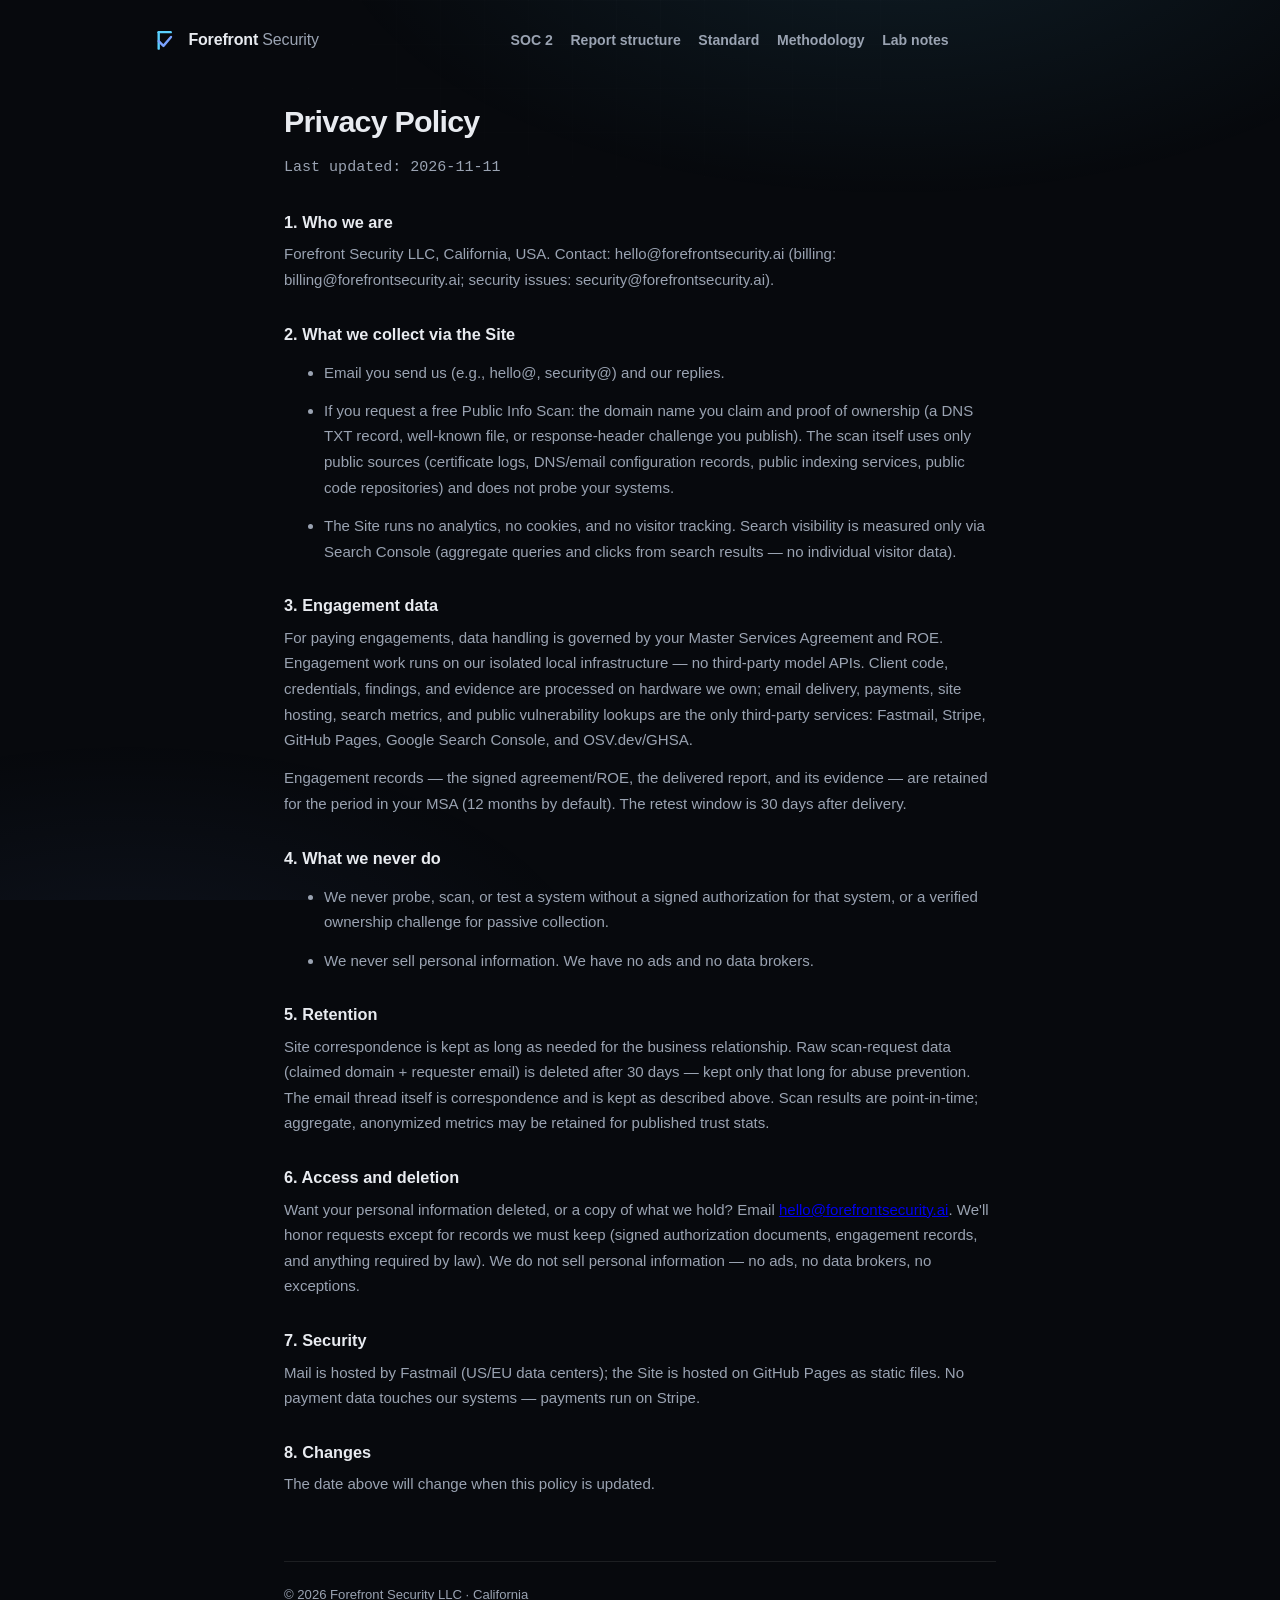
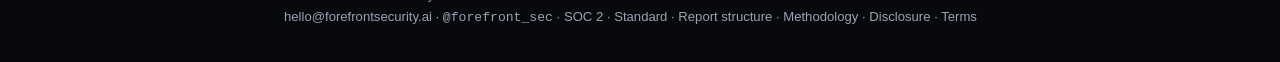
<file: privacy.html>
<!DOCTYPE html>
<html lang="en">
<head>
<meta charset="utf-8">
<meta name="viewport" content="width=device-width, initial-scale=1">
<title>Privacy Policy — Forefront Security</title>
<link rel="icon" href="data:image/svg+xml,%3Csvg xmlns=%27http://www.w3.org/2000/svg%27 viewBox=%270 0 64 64%27%3E%3Crect width=%2764%27 height=%2764%27 rx=%2714%27 fill=%27%230a0d12%27/%3E%3Cpath d=%27M20 14 V51%27 stroke=%27%235ad1ff%27 stroke-width=%275.5%27 stroke-linecap=%27round%27/%3E%3Cpath d=%27M20 14 H47%27 stroke=%27%235ad1ff%27 stroke-width=%275.5%27 stroke-linecap=%27round%27/%3E%3Cpath d=%27M20 34 L30 45 L47 25%27 stroke=%27%237aa2ff%27 stroke-width=%275.5%27 stroke-linecap=%27round%27 stroke-linejoin=%27round%27 fill=%27none%27/%3E%3C/svg%3E">
<link rel="stylesheet" href="styles.css">
<meta property="og:title" content="Privacy Policy — Forefront Security">
<meta name="description" content="Privacy Policy for forefrontsecurity.ai. No analytics, no cookies, no visitor tracking.">
<link rel="canonical" href="https://forefrontsecurity.ai/privacy.html">
<style>
  body { font-size: 16px; }
  .doc { max-width: 760px; }
  h1 { font-size: 1.9rem; margin-top: 1.4rem; }
  .updated { color: var(--muted); font-size: .85rem; margin: 0 0 2rem; font-family: ui-monospace, Menlo, monospace; }
  h2 { font-size: 1.02rem; font-weight: 650; margin: 2rem 0 .6rem; font-family: inherit; letter-spacing: 0; text-transform: none; color: var(--text); }
  .doc p, .doc li { color: var(--muted); font-size: .94rem; line-height: 1.7; margin: 0 0 .8rem; }
  strong { color: var(--text); }
</style>
</head>
<body>
<div class="wrap doc">

<header>
  <a class="home-link" href="/">
    <svg class="mark" viewBox="0 0 200 200" fill="none" aria-hidden="true">
      <path d="M62 44 V162" stroke="#5ad1ff" stroke-width="17" stroke-linecap="round"/>
      <path d="M62 44 H148" stroke="#5ad1ff" stroke-width="17" stroke-linecap="round"/>
      <path d="M62 108 L96 142 L150 78" stroke="#7aa2ff" stroke-width="17" stroke-linecap="round" stroke-linejoin="round"/>
    </svg>
    <div class="wordmark">Forefront <span>Security</span></div>
  </a>
    <nav>
      <a href="/soc2/">SOC 2</a>
      <a href="/report/">Report structure</a>
      <a href="/standard/">Standard</a>
      <a href="/methodology/">Methodology</a>
      <a href="/research/">Lab notes</a>
    </nav>
</header>

<h1>Privacy Policy</h1>
<p class="updated">Last updated: 2026-11-11</p>

<h2>1. Who we are</h2>
<p>Forefront Security LLC, California, USA. Contact: hello@forefrontsecurity.ai (billing: billing@forefrontsecurity.ai; security issues: security@forefrontsecurity.ai).</p>

<h2>2. What we collect via the Site</h2>
<ul>
  <li>Email you send us (e.g., hello@, security@) and our replies.</li>
  <li>If you request a free Public Info Scan: the domain name you claim and proof of ownership (a DNS TXT record, well-known file, or response-header challenge you publish). The scan itself uses only public sources (certificate logs, DNS/email configuration records, public indexing services, public code repositories) and does not probe your systems.</li>
  <li>The Site runs no analytics, no cookies, and no visitor tracking. Search visibility is measured only via Search Console (aggregate queries and clicks from search results — no individual visitor data).</li>
</ul>

<h2>3. Engagement data</h2>
<p>For paying engagements, data handling is governed by your Master Services Agreement and ROE. Engagement work runs on our isolated local infrastructure — no third-party model APIs. Client code, credentials, findings, and evidence are processed on hardware we own; email delivery, payments, site hosting, search metrics, and public vulnerability lookups are the only third-party services: Fastmail, Stripe, GitHub Pages, Google Search Console, and OSV.dev/GHSA.</p>
<p>Engagement records — the signed agreement/ROE, the delivered report, and its evidence — are retained for the period in your MSA (12 months by default). The retest window is 30 days after delivery.</p>

<h2>4. What we never do</h2>
<ul>
  <li>We never probe, scan, or test a system without a signed authorization for that system, or a verified ownership challenge for passive collection.</li>
  <li>We never sell personal information. We have no ads and no data brokers.</li>
</ul>

<h2>5. Retention</h2>
<p>Site correspondence is kept as long as needed for the business relationship. Raw scan-request data (claimed domain + requester email) is deleted after 30 days — kept only that long for abuse prevention. The email thread itself is correspondence and is kept as described above. Scan results are point-in-time; aggregate, anonymized metrics may be retained for published trust stats.</p>

<h2>6. Access and deletion</h2>
<p>Want your personal information deleted, or a copy of what we hold? Email <a href="mailto:hello@forefrontsecurity.ai">hello@forefrontsecurity.ai</a>. We'll honor requests except for records we must keep (signed authorization documents, engagement records, and anything required by law). We do not sell personal information — no ads, no data brokers, no exceptions.</p>

<h2>7. Security</h2>
<p>Mail is hosted by Fastmail (US/EU data centers); the Site is hosted on GitHub Pages as static files. No payment data touches our systems — payments run on Stripe.</p>

<h2>8. Changes</h2>
<p>The date above will change when this policy is updated.</p>

<footer>
  <div>© 2026 Forefront Security LLC · California</div>
  <div><a href="mailto:hello@forefrontsecurity.ai">hello@forefrontsecurity.ai</a> · <a href="https://x.com/forefront_sec" class="mono">@forefront_sec</a> · <a href="/soc2/">SOC 2</a> · <a href="/standard/">Standard</a> · <a href="/report/">Report structure</a> · <a href="/methodology/">Methodology</a> · <a href="/disclosure/">Disclosure</a> · <a href="/terms.html">Terms</a></div>
</footer>

</div>
</body>
</html>
</file>
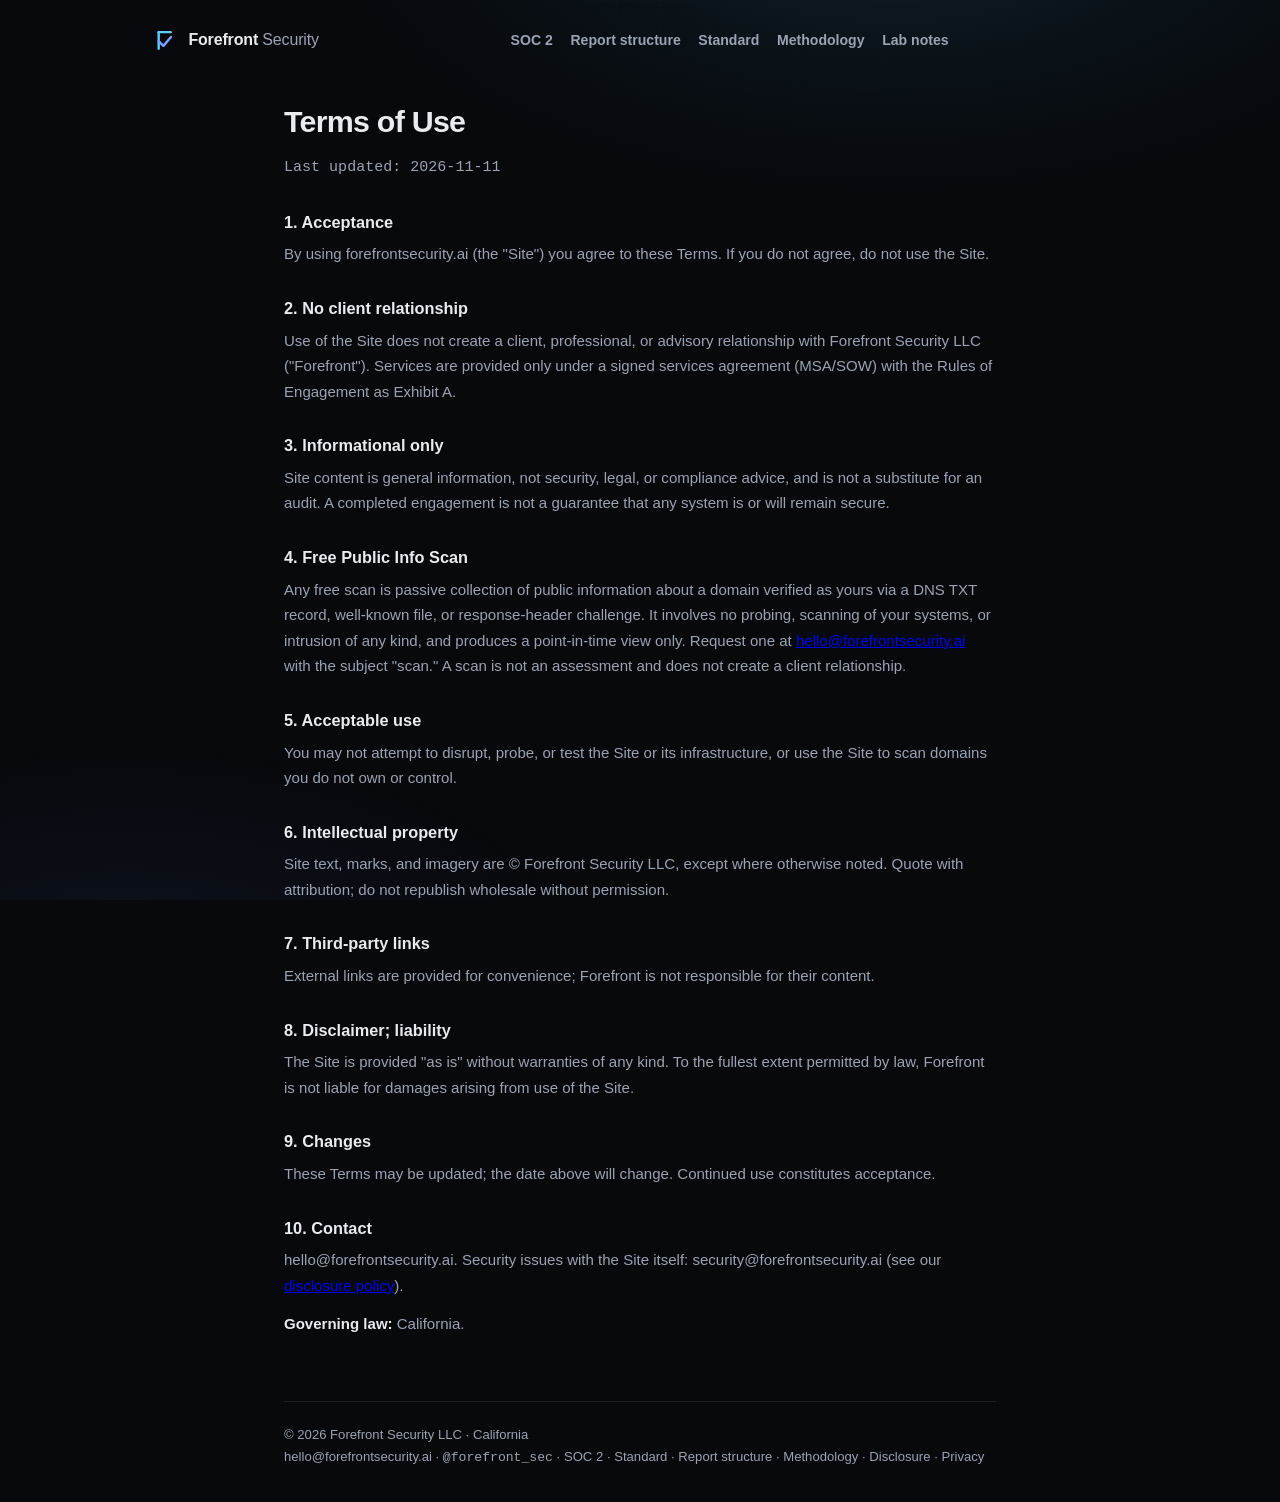
<file: terms.html>
<!DOCTYPE html>
<html lang="en">
<head>
<meta charset="utf-8">
<meta name="viewport" content="width=device-width, initial-scale=1">
<title>Terms of Use — Forefront Security</title>
<link rel="icon" href="data:image/svg+xml,%3Csvg xmlns=%27http://www.w3.org/2000/svg%27 viewBox=%270 0 64 64%27%3E%3Crect width=%2764%27 height=%2764%27 rx=%2714%27 fill=%27%230a0d12%27/%3E%3Cpath d=%27M20 14 V51%27 stroke=%27%235ad1ff%27 stroke-width=%275.5%27 stroke-linecap=%27round%27/%3E%3Cpath d=%27M20 14 H47%27 stroke=%27%235ad1ff%27 stroke-width=%275.5%27 stroke-linecap=%27round%27/%3E%3Cpath d=%27M20 34 L30 45 L47 25%27 stroke=%27%237aa2ff%27 stroke-width=%275.5%27 stroke-linecap=%27round%27 stroke-linejoin=%27round%27 fill=%27none%27/%3E%3C/svg%3E">
<link rel="stylesheet" href="styles.css">
<meta property="og:title" content="Terms of Use — Forefront Security">
<meta name="description" content="Terms of Use for forefrontsecurity.ai.">
<link rel="canonical" href="https://forefrontsecurity.ai/terms.html">
<style>
  body { font-size: 16px; }
  .doc { max-width: 760px; }
  h1 { font-size: 1.9rem; margin-top: 1.4rem; }
  .updated { color: var(--muted); font-size: .85rem; margin: 0 0 2rem; font-family: ui-monospace, Menlo, monospace; }
  h2 { font-size: 1.02rem; font-weight: 650; margin: 2rem 0 .6rem; font-family: inherit; letter-spacing: 0; text-transform: none; color: var(--text); }
  .doc p, .doc li { color: var(--muted); font-size: .94rem; line-height: 1.7; margin: 0 0 .8rem; }
  strong { color: var(--text); }
</style>
</head>
<body>
<div class="wrap doc">

<header>
  <a class="home-link" href="/">
    <svg class="mark" viewBox="0 0 200 200" fill="none" aria-hidden="true">
      <path d="M62 44 V162" stroke="#5ad1ff" stroke-width="17" stroke-linecap="round"/>
      <path d="M62 44 H148" stroke="#5ad1ff" stroke-width="17" stroke-linecap="round"/>
      <path d="M62 108 L96 142 L150 78" stroke="#7aa2ff" stroke-width="17" stroke-linecap="round" stroke-linejoin="round"/>
    </svg>
    <div class="wordmark">Forefront <span>Security</span></div>
  </a>
    <nav>
      <a href="/soc2/">SOC 2</a>
      <a href="/report/">Report structure</a>
      <a href="/standard/">Standard</a>
      <a href="/methodology/">Methodology</a>
      <a href="/research/">Lab notes</a>
    </nav>
</header>

<h1>Terms of Use</h1>
<p class="updated">Last updated: 2026-11-11</p>

<h2>1. Acceptance</h2>
<p>By using forefrontsecurity.ai (the "Site") you agree to these Terms. If you do not agree, do not use the Site.</p>

<h2>2. No client relationship</h2>
<p>Use of the Site does not create a client, professional, or advisory relationship with Forefront Security LLC ("Forefront"). Services are provided only under a signed services agreement (MSA/SOW) with the Rules of Engagement as Exhibit A.</p>

<h2>3. Informational only</h2>
<p>Site content is general information, not security, legal, or compliance advice, and is not a substitute for an audit. A completed engagement is not a guarantee that any system is or will remain secure.</p>

<h2>4. Free Public Info Scan</h2>
<p>Any free scan is passive collection of public information about a domain verified as yours via a DNS TXT record, well-known file, or response-header challenge. It involves no probing, scanning of your systems, or intrusion of any kind, and produces a point-in-time view only. Request one at <a href="mailto:hello@forefrontsecurity.ai?subject=scan">hello@forefrontsecurity.ai</a> with the subject "scan." A scan is not an assessment and does not create a client relationship.</p>

<h2>5. Acceptable use</h2>
<p>You may not attempt to disrupt, probe, or test the Site or its infrastructure, or use the Site to scan domains you do not own or control.</p>

<h2>6. Intellectual property</h2>
<p>Site text, marks, and imagery are © Forefront Security LLC, except where otherwise noted. Quote with attribution; do not republish wholesale without permission.</p>

<h2>7. Third-party links</h2>
<p>External links are provided for convenience; Forefront is not responsible for their content.</p>

<h2>8. Disclaimer; liability</h2>
<p>The Site is provided "as is" without warranties of any kind. To the fullest extent permitted by law, Forefront is not liable for damages arising from use of the Site.</p>

<h2>9. Changes</h2>
<p>These Terms may be updated; the date above will change. Continued use constitutes acceptance.</p>

<h2>10. Contact</h2>
<p>hello@forefrontsecurity.ai. Security issues with the Site itself: security@forefrontsecurity.ai (see our <a href="/disclosure/">disclosure policy</a>).</p>

<p><strong>Governing law:</strong> California.</p>

<footer>
  <div>© 2026 Forefront Security LLC · California</div>
  <div><a href="mailto:hello@forefrontsecurity.ai">hello@forefrontsecurity.ai</a> · <a href="https://x.com/forefront_sec" class="mono">@forefront_sec</a> · <a href="/soc2/">SOC 2</a> · <a href="/standard/">Standard</a> · <a href="/report/">Report structure</a> · <a href="/methodology/">Methodology</a> · <a href="/disclosure/">Disclosure</a> · <a href="/privacy.html">Privacy</a></div>
</footer>

</div>
</body>
</html>
</file>
<file: styles.css>
/* Forefront Security — shared site styles (extracted 2026-11-09; see approvals/queue/2026-11-09-research-lab-notes.md) */
:root {
  --bg: #07090d;
  --panel: rgba(255,255,255,.03);
  --border: rgba(255,255,255,.09);
  --text: #e8ebf0;
  --muted: #9aa3b2;
  --accent: #5ad1ff;
  --accent-dim: rgba(90,209,255,.14);
}
* { box-sizing: border-box; }
html { scroll-behavior: smooth; }
body {
  margin: 0; min-height: 100vh;
  font-family: ui-sans-serif, -apple-system, BlinkMacSystemFont, "Segoe UI", Roboto, Helvetica, Arial, sans-serif;
  background: var(--bg); color: var(--text);
  -webkit-font-smoothing: antialiased; text-rendering: optimizeLegibility;
}
body::before {
  content: ""; position: fixed; inset: 0; z-index: -1; pointer-events: none;
  background:
    radial-gradient(60rem 30rem at 70% -10%, rgba(90,209,255,.10), transparent 60%),
    radial-gradient(50rem 26rem at 10% 110%, rgba(122,162,255,.07), transparent 60%);
}
body::after {
  content: ""; position: fixed; inset: 0; z-index: -1; pointer-events: none; opacity: .5;
  background-image: linear-gradient(rgba(255,255,255,.025) 1px, transparent 1px),
                    linear-gradient(90deg, rgba(255,255,255,.025) 1px, transparent 1px);
  background-size: 44px 44px;
  mask-image: radial-gradient(70% 60% at 50% 0%, black, transparent 75%);
  -webkit-mask-image: radial-gradient(70% 60% at 50% 0%, black, transparent 75%);
}
.wrap { max-width: 980px; margin: 0 auto; padding: 0 1.5rem; }
/* Header sits at a fixed content width on every page, independent of the page body
   wrapper (.wrap vs .wrap.doc). Keeps the nav position identical across pages.
   The header is pulled to viewport-center and given the same 980px content box
   the home page uses, so nav spacing/position never shifts between pages. */
header {
  display: flex; align-items: center; gap: .65rem;
  padding: 1.6rem 0;
  width: 980px; max-width: calc(100vw - 3rem);
  position: relative; left: 50%; transform: translateX(-50%);
}
/* Normalize the gap between the header and the first content block so vertical
   spacing under the nav is identical on every page (home .hero vs doc h1/eyebrow). */
header + .hero,
header + h1,
header + .eyebrow { margin-top: 1.6rem; }

.mark { width: 28px; height: 28px; flex: none; }
.wordmark { font-weight: 650; letter-spacing: -0.01em; }
.wordmark span { color: var(--muted); font-weight: 500; }
.home-link { display: flex; align-items: center; gap: .65rem; text-decoration: none; color: inherit; }
nav { display: flex; gap: 1.1rem; margin: 0 auto; }
nav a { color: var(--muted); text-decoration: none; font-size: .88rem; font-weight: 600; }
nav a:hover { color: var(--accent); }
nav a.active { color: var(--text); }
nav a.active::after {
  content: ""; display: block; height: 2px; margin-top: .35rem;
  background: var(--accent); border-radius: 2px;
}
.header-art {
  margin-left: auto; height: 48px; width: auto; flex: none;
  border: 1px solid var(--border); border-radius: 10px;
}
.eyebrow {
  font-family: ui-monospace, SFMono-Regular, Menlo, Consolas, monospace;
  font-size: .72rem; letter-spacing: .22em; text-transform: uppercase; color: var(--accent);
  margin: 1rem 0 .9rem;
}
h1 {
  font-size: clamp(2.1rem, 5.4vw, 3.4rem); line-height: 1.08; letter-spacing: -0.025em;
  font-weight: 700; margin: 0 0 1.1rem; max-width: 22ch;
}
h1 em { font-style: normal; color: var(--accent); }
.sub { color: var(--muted); font-size: 1.06rem; line-height: 1.65; max-width: 58ch; margin: 0 0 1.6rem; }
.sub strong { color: var(--text); font-weight: 600; }
h2 {
  font-family: ui-monospace, SFMono-Regular, Menlo, Consolas, monospace;
  font-size: .78rem; letter-spacing: .2em; text-transform: uppercase; color: var(--accent);
  margin: 3.4rem 0 1.1rem; font-weight: 500;
}
.cards { display: grid; grid-template-columns: repeat(auto-fit, minmax(230px, 1fr)); gap: .9rem; }
.card {
  border: 1px solid var(--border); border-radius: 14px; background: var(--panel);
  padding: 1.15rem 1.2rem 1.25rem; transition: border-color .18s ease, transform .18s ease;
}
.card:hover { border-color: rgba(90,209,255,.35); transform: translateY(-2px); }
.card h3 { margin: 0 0 .45rem; font-size: .98rem; font-weight: 650; letter-spacing: -0.01em; }
.card p { margin: 0; color: var(--muted); font-size: .88rem; line-height: 1.55; }
.card a { color: var(--accent); text-decoration: none; }
.card a:hover { text-decoration: underline; text-underline-offset: 3px; }
.strip { border:1px solid var(--border); border-left:3px solid #7ce38b; border-radius:14px; background:var(--panel); padding:1.2rem 1.3rem; margin-top:.9rem; }
.strip .t { font-weight:650; font-size:.95rem; }
.strip .d { color:var(--muted); font-size:.88rem; line-height:1.6; }
.strip .d a, .strip .t a { color: var(--accent); text-decoration: none; }
.strip .d a:hover, .strip .t a:hover { text-decoration: underline; text-underline-offset: 3px; }
.strip.accent { border-left-color: var(--accent); }
.strip.accent .t strong { color: var(--accent); }
.cta {
  display: inline-block; padding: .7rem 1.2rem; margin: 0 0 2.2rem;
  border: 1px solid var(--accent); border-radius: 10px;
  color: var(--accent); text-decoration: none; font-weight: 600;
  background: var(--accent-dim);
}
.cta:hover { filter: brightness(1.15); }
.cta-ghost { display: inline-block; padding: .7rem 1rem; color: var(--accent); text-decoration: none; font-weight: 600; }
.cta-ghost:hover { text-decoration: underline; text-underline-offset: 3px; }
.disclosure {
  border: 1px solid var(--border); border-left: 3px solid var(--accent); border-radius: 14px;
  background: var(--panel); padding: 1.2rem 1.3rem; margin-top: .9rem;
  display: flex; flex-wrap: wrap; gap: .35rem 1.6rem; align-items: baseline; justify-content: space-between;
}
.disclosure .t { font-weight: 650; font-size: .95rem; }
.disclosure .d { color: var(--muted); font-size: .88rem; }
.disclosure a { color: var(--accent); text-decoration: none; font-family: ui-monospace, SFMono-Regular, Menlo, Consolas, monospace; font-size: .86rem; }
.disclosure a:hover { text-decoration: underline; text-underline-offset: 3px; }
footer {
  margin-top: 4rem; padding: 1.6rem 0 2.4rem; border-top: 1px solid var(--border);
  display: flex; flex-wrap: wrap; gap: .4rem 1.4rem; justify-content: space-between;
  color: var(--muted); font-size: .82rem;
}
footer a { color: var(--muted); text-decoration: none; }
footer a:hover { color: var(--text); }
.mono { font-family: ui-monospace, SFMono-Regular, Menlo, Consolas, monospace; }
@media (max-width: 640px) {
  .header-art { display: none; }
  nav { gap: .7rem; }
  nav a { font-size: .78rem; }
}
</file>
